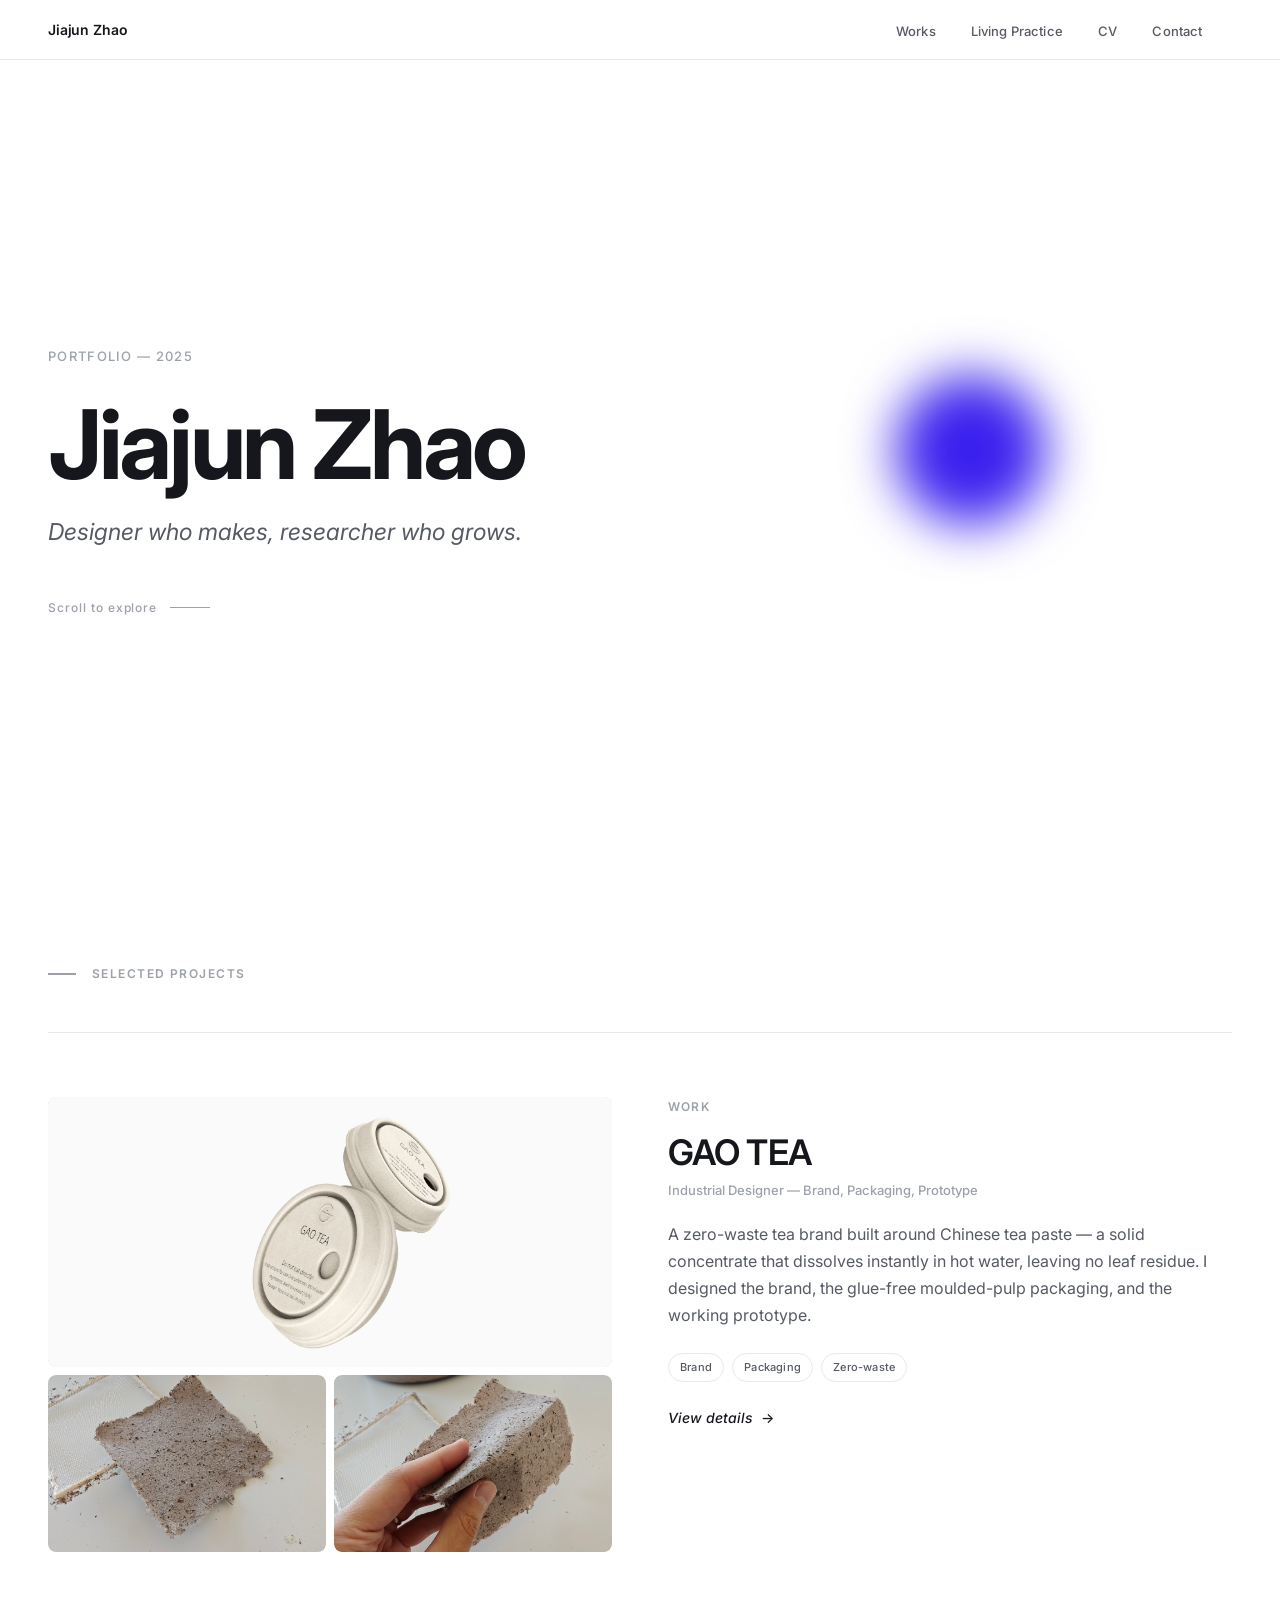
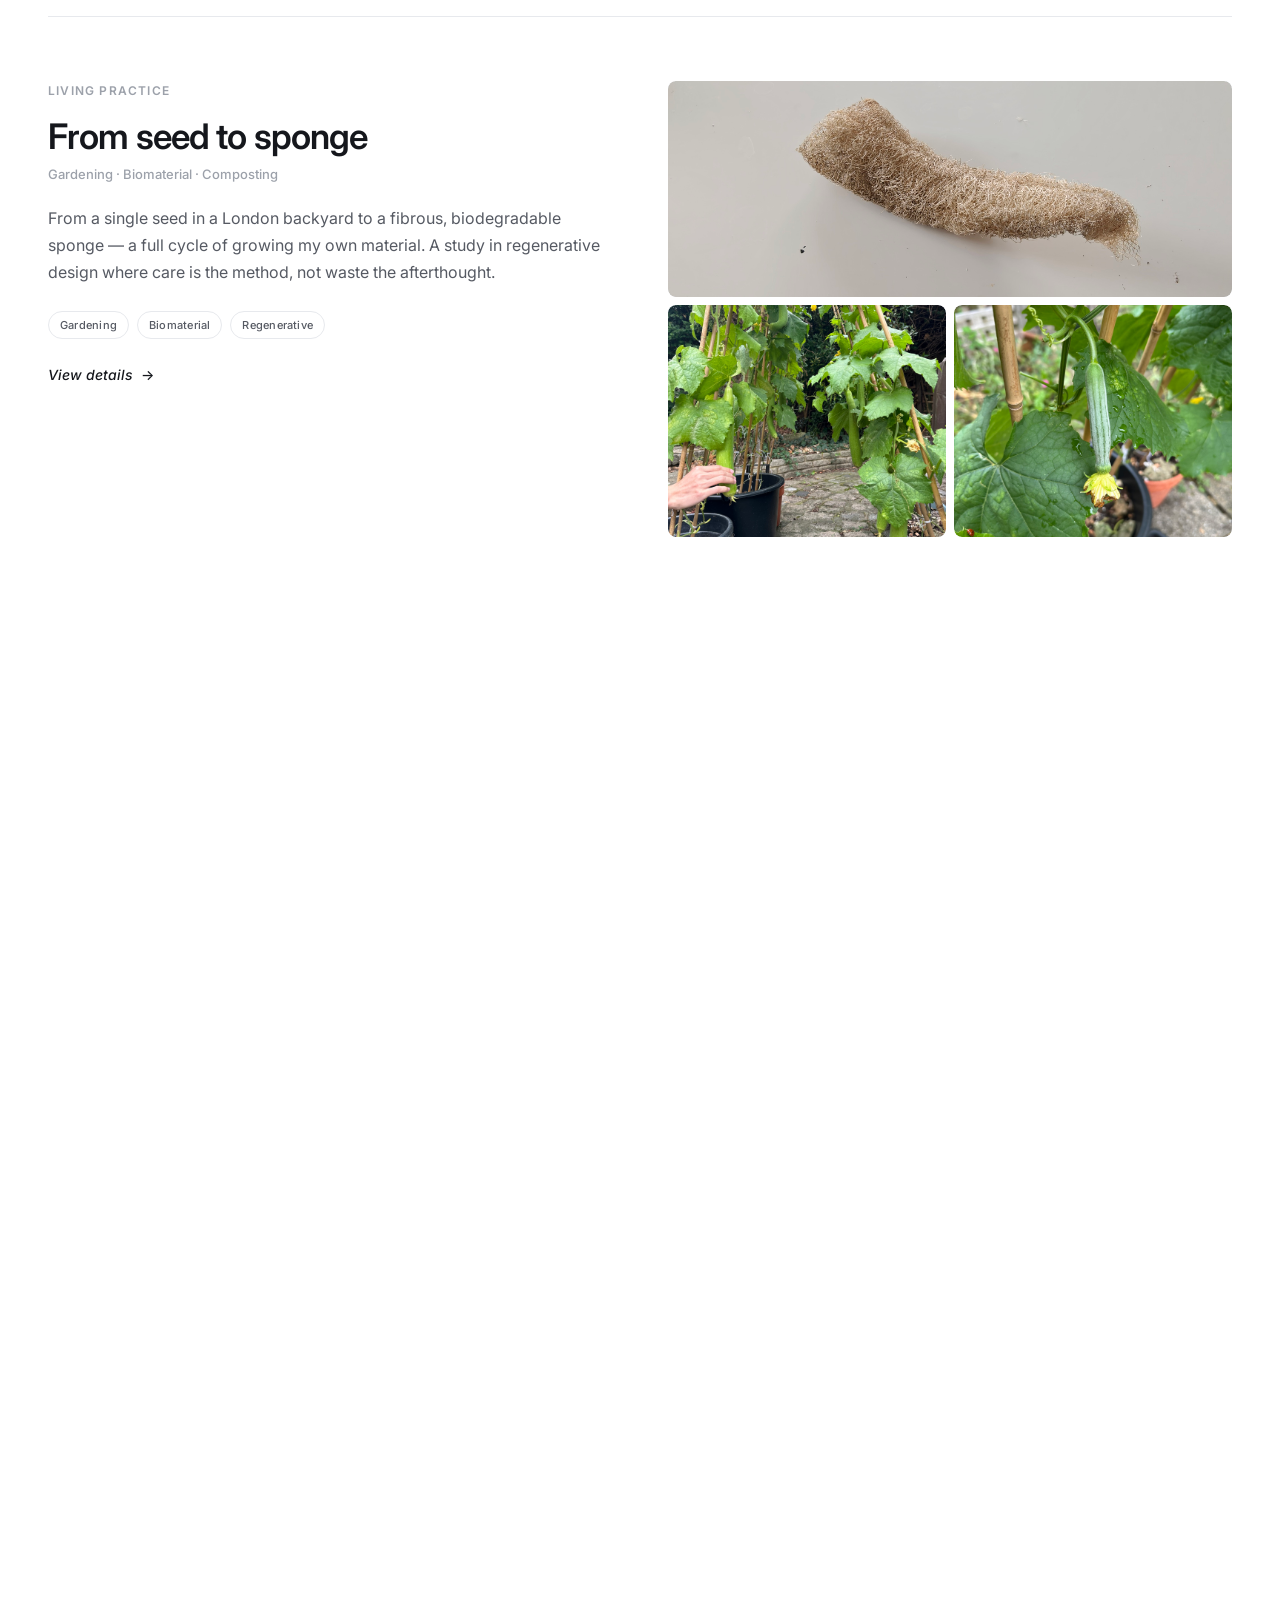
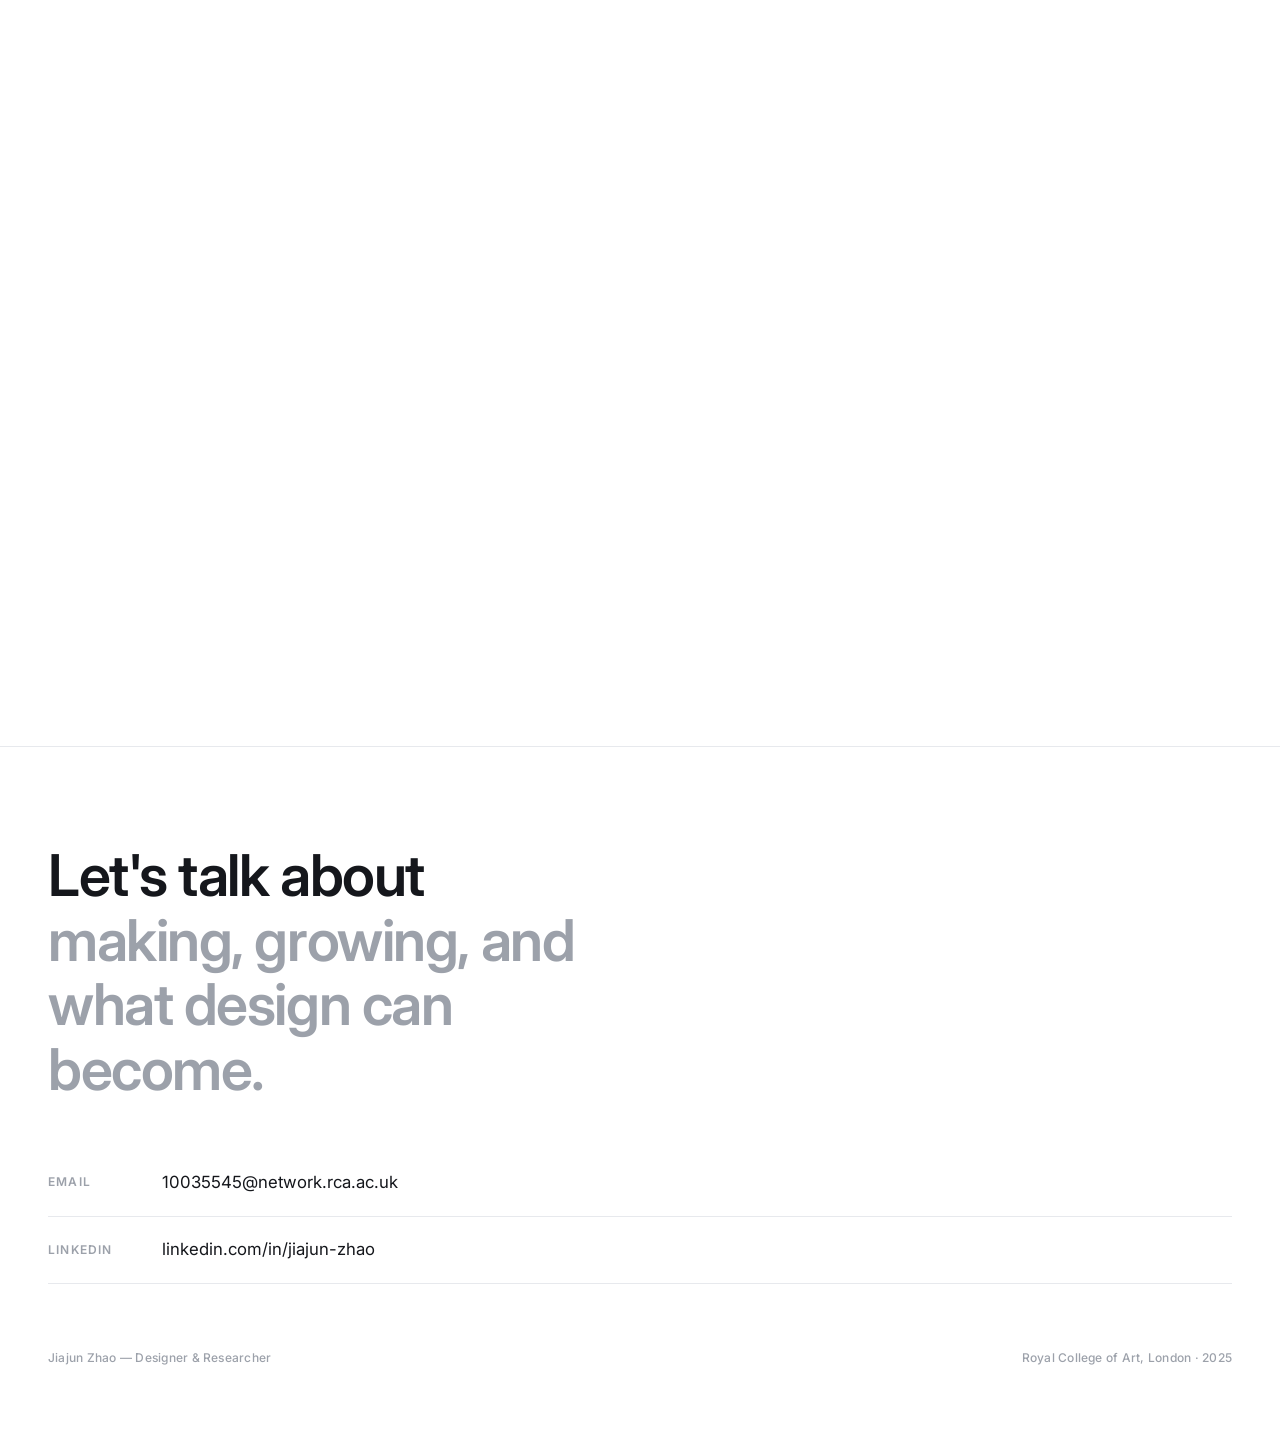
<file: index.html>
<!DOCTYPE html>
<html lang="en">
<head>
<meta charset="UTF-8">
<meta name="viewport" content="width=device-width, initial-scale=1.0">
<title>Jiajun Zhao — Designer &amp; Researcher</title>
<link rel="preconnect" href="https://fonts.googleapis.com">
<link rel="preconnect" href="https://fonts.gstatic.com" crossorigin>
<link href="https://fonts.googleapis.com/css2?family=Inter:ital,wght@0,300;0,400;0,500;0,600;0,700;1,400;1,500&display=swap" rel="stylesheet">
<link rel="stylesheet" href="style.css">
</head>
<body>
<nav>
  <a href="index.html" class="nav-name">Jiajun Zhao</a>
  <ul class="nav-links">
    <li><a href="works.html">Works</a></li>
    <li><a href="living-practice.html">Living Practice</a></li>
    <li><a href="cv.pdf" target="_blank" rel="noopener">CV</a></li>
    <li><a href="index.html#contact">Contact</a></li>
  </ul>
</nav>

<section id="home">
  <div class="hero-orb" aria-hidden="true"></div>
  <p class="home-eyebrow">Portfolio — 2025</p>
  <h1 class="home-name">Jiajun Zhao</h1>
  <p class="home-tagline">Designer who makes, researcher who grows.</p>
  <p class="home-scroll">Scroll to explore</p>
</section>

<section id="featured" class="projects">
  <div class="section-label">Selected Projects</div>
  <div class="project-card">
    <a class="pc-media" href="gaotea.html">
      <div class="ph-cell"><span class="ph-label"><span>upload →</span><span class="ph-name">images/gaotea-1.jpg</span></span><img src="images/gaotea-1.jpg" alt="GAO TEA packaging overview" onerror="this.classList.add('img-missing')"></div>
      <div class="ph-cell"><span class="ph-label"><span>upload →</span><span class="ph-name">images/gaotea-17.jpg</span></span><img src="images/gaotea-17.jpg" alt="GAO TEA detail" onerror="this.classList.add('img-missing')"></div>
      <div class="ph-cell"><span class="ph-label"><span>upload →</span><span class="ph-name">images/gaotea-18.jpg</span></span><img src="images/gaotea-18.jpg" alt="GAO TEA logo" onerror="this.classList.add('img-missing')"></div>
    </a>
    <div class="pc-text">
      <p class="pc-eyebrow">Work</p>
      <h3>GAO TEA</h3>
      <p class="pc-role">Industrial Designer — Brand, Packaging, Prototype</p>
      <p class="pc-body">A zero-waste tea brand built around Chinese tea paste — a solid concentrate that dissolves instantly in hot water, leaving no leaf residue. I designed the brand, the glue-free moulded-pulp packaging, and the working prototype.</p>
      <div class="tag-row"><span class="tag">Brand</span><span class="tag">Packaging</span><span class="tag">Zero-waste</span></div>
      <a class="view-details" href="gaotea.html">View details <span class="arrow">→</span></a>
    </div>
  </div>
  <div class="project-card reverse">
    <a class="pc-media luffa-thumb" href="luffa.html">
      <div class="ph-cell"><span class="ph-label"><span>upload →</span><span class="ph-name">images/luffa-1.jpg</span></span><img src="images/luffa-1.jpg" alt="Luffa growing" onerror="this.classList.add('img-missing')"></div>
      <div class="ph-cell"><span class="ph-label"><span>upload →</span><span class="ph-name">images/luffa-2.jpg</span></span><img src="images/luffa-2.jpg" alt="Luffa seedlings" onerror="this.classList.add('img-missing')"></div>
      <div class="ph-cell"><span class="ph-label"><span>upload →</span><span class="ph-name">images/luffa-3.jpg</span></span><img src="images/luffa-3.jpg" alt="Dried luffa" onerror="this.classList.add('img-missing')"></div>
    </a>
    <div class="pc-text">
      <p class="pc-eyebrow">Living Practice</p>
      <h3>From seed to sponge</h3>
      <p class="pc-role">Gardening · Biomaterial · Composting</p>
      <p class="pc-body">From a single seed in a London backyard to a fibrous, biodegradable sponge — a full cycle of growing my own material. A study in regenerative design where care is the method, not waste the afterthought.</p>
      <div class="tag-row"><span class="tag">Gardening</span><span class="tag">Biomaterial</span><span class="tag">Regenerative</span></div>
      <a class="view-details" href="luffa.html">View details <span class="arrow">→</span></a>
    </div>
  </div>
  <div class="project-card">
    <a class="pc-media leather-thumb" href="leatherwork.html">
      <div class="ph-cell"><span class="ph-label"><span>upload →</span><span class="ph-name">images/leather-1.jpg</span></span><img src="images/leather-1.jpg" alt="Leather bag" onerror="this.classList.add('img-missing')"></div>
      <div class="ph-cell"><span class="ph-label"><span>upload →</span><span class="ph-name">images/leather-2.jpg</span></span><img src="images/leather-2.jpg" alt="Leather detail" onerror="this.classList.add('img-missing')"></div>
    </a>
    <div class="pc-text">
      <p class="pc-eyebrow">Living Practice</p>
      <h3>A Fox, a Bag, and a Repair</h3>
      <p class="pc-role">Leatherwork · Repair · More-than-human</p>
      <p class="pc-body">A hand-stitched leather bag, a fox that took it in the night, and a repair that became the most interesting seam. An inquiry into how non-human actors reshape the objects we make.</p>
      <div class="tag-row"><span class="tag">Leatherwork</span><span class="tag">Repair</span><span class="tag">More-than-human</span></div>
      <a class="view-details" href="leatherwork.html">View details <span class="arrow">→</span></a>
    </div>
  </div>
  <div class="project-card reverse">
    <a class="pc-media" href="thinking-aloud.html">
      <div class="ph-cell"><span class="ph-label"><span>upload →</span><span class="ph-name">images/thinking-1.jpg</span></span><img src="images/thinking-1.jpg" alt="Thinking Aloud" onerror="this.classList.add('img-missing')"></div>
      <div class="ph-cell"><span class="ph-label"><span>upload →</span><span class="ph-name">images/thinking-2.jpg</span></span><img src="images/thinking-2.jpg" alt="Thinking Aloud" onerror="this.classList.add('img-missing')"></div>
      <div class="ph-cell"><span class="ph-label"><span>upload →</span><span class="ph-name">images/thinking-3.jpg</span></span><img src="images/thinking-3.jpg" alt="Thinking Aloud" onerror="this.classList.add('img-missing')"></div>
    </a>
    <div class="pc-text">
      <p class="pc-eyebrow">Work · Graduation</p>
      <h3>Thinking Aloud</h3>
      <p class="pc-role">Graduation Project — Royal College of Art</p>
      <p class="pc-body">Thinking Aloud captures the subconscious behaviours people make while thinking, and reads them as a measure of cognitive work. By giving that invisible mental effort a tangible value, the project eases the anxiety that arises when work feels stuck or shows no visible output.</p>
      <div class="tag-row"><span class="tag">Research</span><span class="tag">Cognitive work</span><span class="tag">RCA</span></div>
      <a class="view-details" href="thinking-aloud.html">View details <span class="arrow">→</span></a>
    </div>
  </div>
  <div class="project-card">
    <a class="pc-media single-thumb" href="commercial.html">
      <div class="ph-cell"><span class="ph-label"><span>upload →</span><span class="ph-name">images/commercial-1.jpg</span></span><img src="images/commercial-1.jpg" alt="Hutongtong eye test device" onerror="this.classList.add('img-missing')"></div>
    </a>
    <div class="pc-text">
      <p class="pc-eyebrow">Work · Commercial</p>
      <h3>“Hutongtong”<br>Portable Eye Test Device</h3>
      <p class="pc-role">Product Design — Medical Device for Children</p>
      <p class="pc-body">A portable home eye-test device for better protection of children's vision — providing timely vision tests and eye-care advice anywhere.</p>
      <div class="tag-row"><span class="tag">Product Design</span><span class="tag">Medical</span><span class="tag">Children</span></div>
      <a class="view-details" href="commercial.html">View details <span class="arrow">→</span></a>
    </div>
  </div>
</section>

<section id="contact">
  <h2 class="contact-header">Let's talk about<br><span>making, growing, and what design can become.</span></h2>
  <div class="contact-links">
    <a class="contact-link" href="mailto:10035545@network.rca.ac.uk">
      <span class="link-label">Email</span><span class="link-value">10035545@network.rca.ac.uk</span><span class="link-arrow">→</span>
    </a>
    <a class="contact-link" href="https://www.linkedin.com/in/jiajun-zhao-6b725529a" target="_blank" rel="noopener">
      <span class="link-label">LinkedIn</span><span class="link-value">linkedin.com/in/jiajun-zhao</span><span class="link-arrow">→</span>
    </a>
  </div>
  <div class="footer-note">
    <span>Jiajun Zhao — Designer &amp; Researcher</span>
    <span>Royal College of Art, London · 2025</span>
  </div>
</section>

<script>
  document.querySelectorAll('a[href^="#"]').forEach(a => {
    a.addEventListener('click', e => {
      const t = document.querySelector(a.getAttribute('href'));
      if (t) { e.preventDefault(); t.scrollIntoView({ behavior: 'smooth' }); }
    });
  });
  const obs = new IntersectionObserver(en => {
    en.forEach(x => { if (x.isIntersecting) {
      x.target.style.opacity = '1'; x.target.style.transform = 'translateY(0)';
      x.target.style.transition = 'opacity 0.7s ease, transform 0.7s ease'; obs.unobserve(x.target);
    }});
  }, { threshold: 0.1 });
  document.querySelectorAll('.project-card').forEach(el => {
    el.style.opacity = '0'; el.style.transform = 'translateY(20px)'; obs.observe(el);
  });
</script>
</body>
</html>
</file>
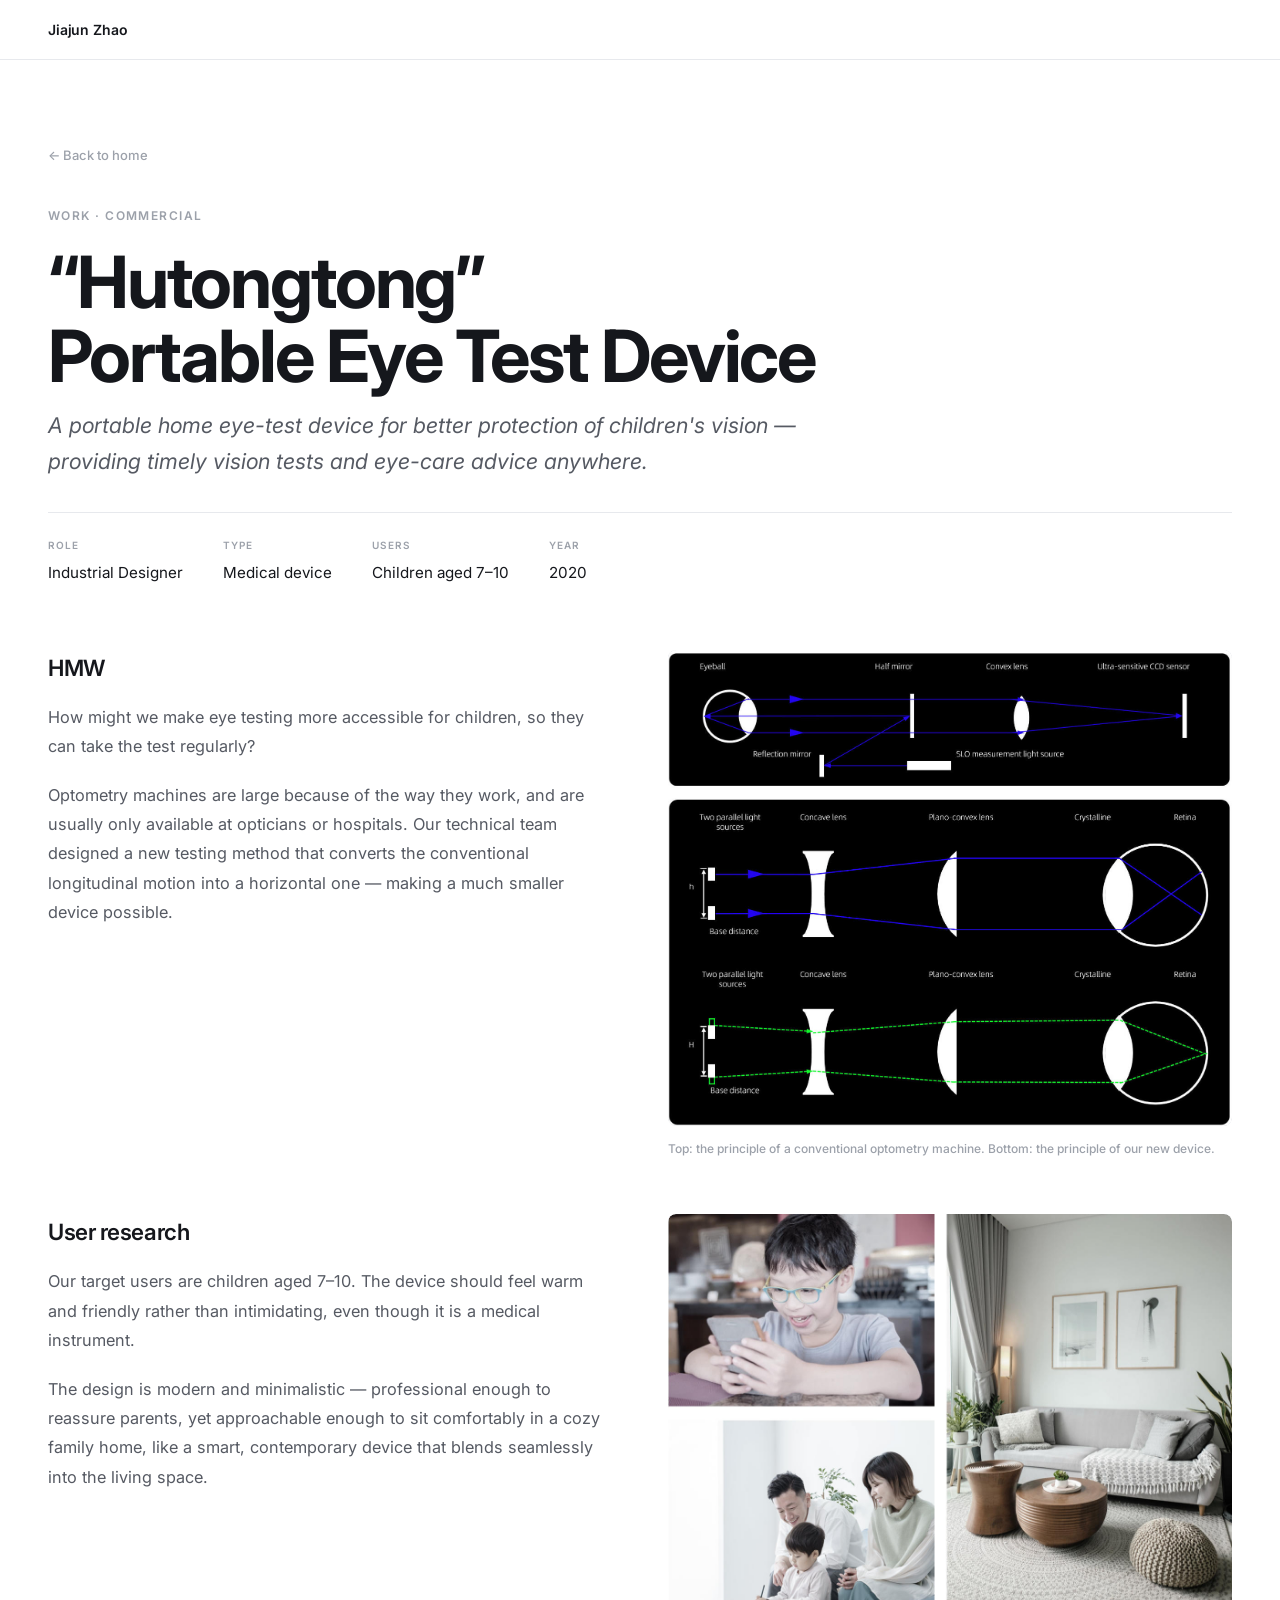
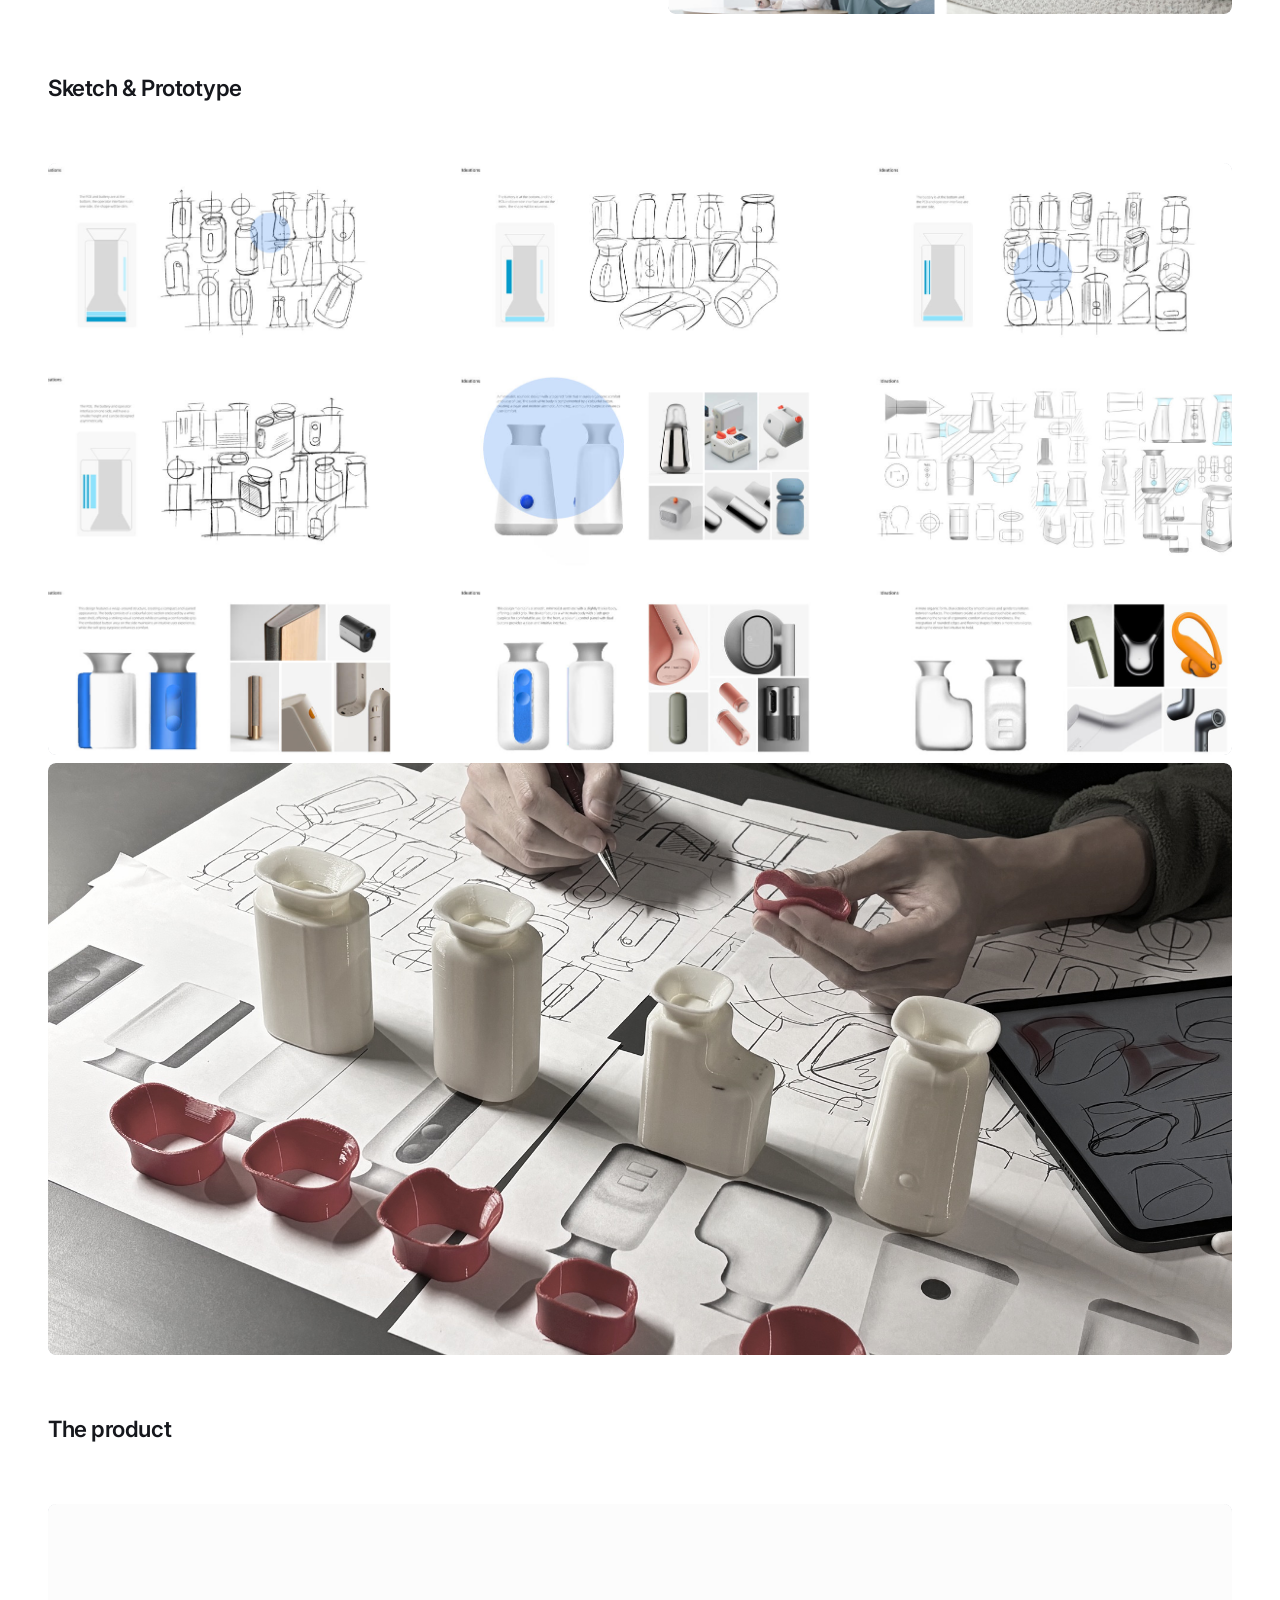
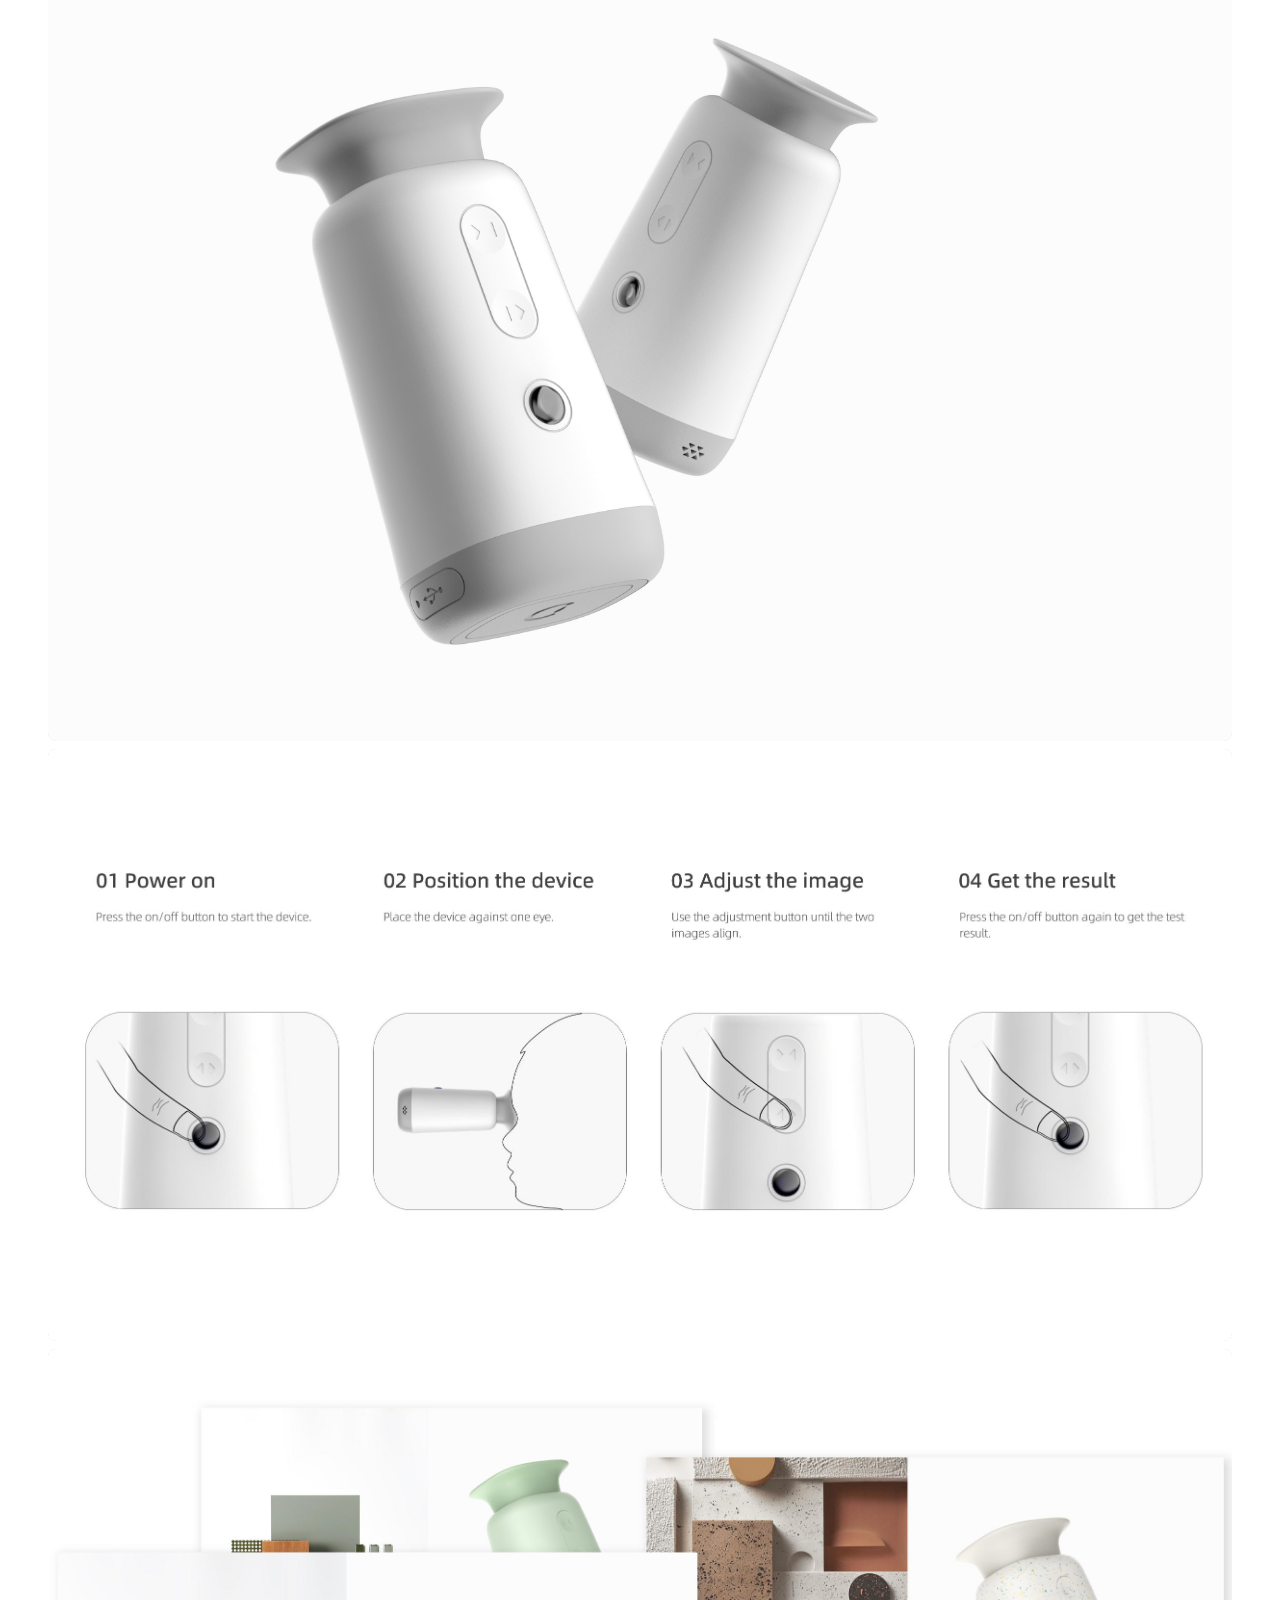
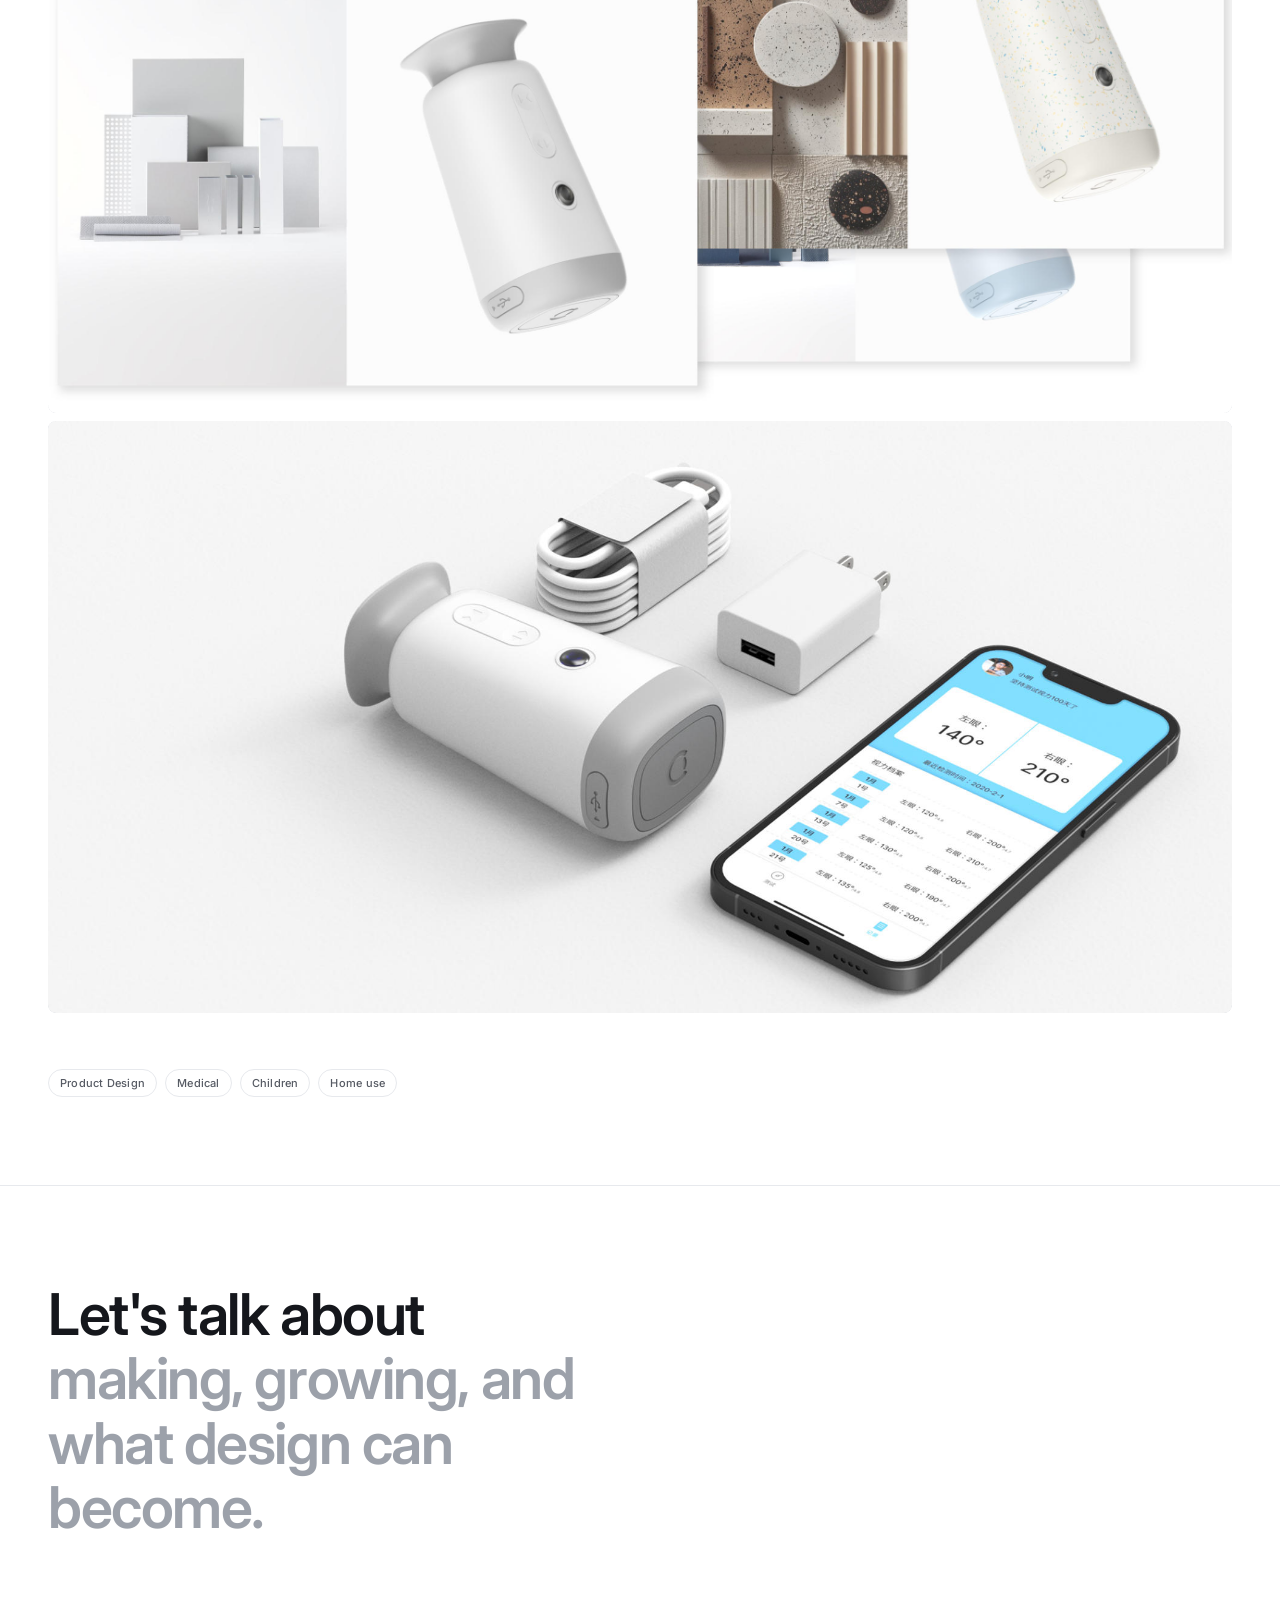
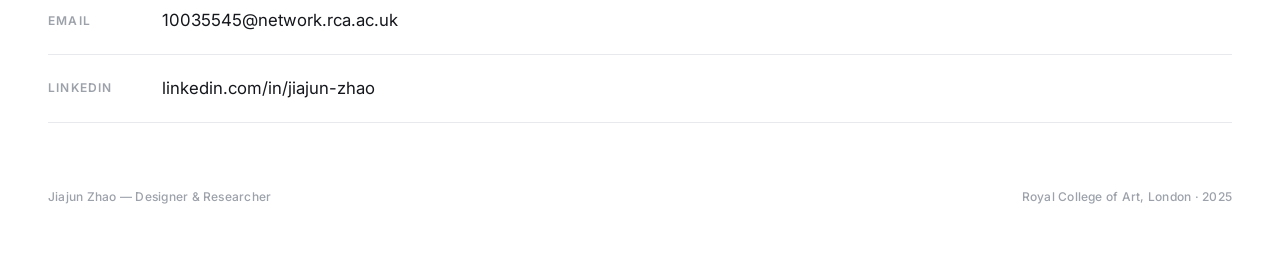
<file: commercial.html>
<!DOCTYPE html>
<html lang="en">
<head>
<meta charset="UTF-8">
<meta name="viewport" content="width=device-width, initial-scale=1.0">
<title>“Hutongtong” Portable Eye Test Device — Jiajun Zhao</title>
<link rel="preconnect" href="https://fonts.googleapis.com">
<link rel="preconnect" href="https://fonts.gstatic.com" crossorigin>
<link href="https://fonts.googleapis.com/css2?family=Inter:ital,wght@0,300;0,400;0,500;0,600;0,700;1,400;1,500&display=swap" rel="stylesheet">
<link rel="stylesheet" href="style.css">
</head>
<body>

<nav>
  <a href="index.html" class="nav-name">Jiajun Zhao</a>
</nav>

<main class="detail-main">
  <header class="detail-hero">
    <a href="index.html" class="detail-back">← Back to home</a>
    <p class="detail-eyebrow">Work · Commercial</p>
    <h1 class="detail-title">“Hutongtong”<br>Portable Eye Test Device</h1>
    <p class="detail-subtitle">A portable home eye-test device for better protection of children's vision —<br>providing timely vision tests and eye-care advice anywhere.</p>
    <div class="detail-meta">
      <div class="meta-item"><span class="meta-key">Role</span><span class="meta-val">Industrial Designer</span></div>
      <div class="meta-item"><span class="meta-key">Type</span><span class="meta-val">Medical device</span></div>
      <div class="meta-item"><span class="meta-key">Users</span><span class="meta-val">Children aged 7–10</span></div>
      <div class="meta-item"><span class="meta-key">Year</span><span class="meta-val">2020</span></div>
    </div>
  </header>

  <div class="detail-body">

    <!-- HMW · 左文右图 · 图2 -->
    <div class="split-section">
      <div class="split-text">
        <h3>HMW</h3>
        <p>How might we make eye testing more accessible for children, so they can take the test regularly?</p>
        <p>Optometry machines are large because of the way they work, and are usually only available at opticians or hospitals. Our technical team designed a new testing method that converts the conventional longitudinal motion into a horizontal one — making a much smaller device possible.</p>
      </div>
      <figure class="split-media split-full">
        <div class="ph-cell"><span class="ph-label"><span>upload →</span><span class="ph-name">images/commercial-2.jpg</span></span><img src="images/commercial-2.jpg" alt="Optometry principle comparison" onerror="this.classList.add('img-missing')"></div>
        <figcaption>Top: the principle of a conventional optometry machine. Bottom: the principle of our new device.</figcaption>
      </figure>
    </div>

    <!-- USER RESEARCH · 左文右图 · 图3 -->
    <div class="split-section">
      <div class="split-text">
        <h3>User research</h3>
        <p>Our target users are children aged 7–10. The device should feel warm and friendly rather than intimidating, even though it is a medical instrument.</p>
        <p>The design is modern and minimalistic — professional enough to reassure parents, yet approachable enough to sit comfortably in a cozy family home, like a smart, contemporary device that blends seamlessly into the living space.</p>
      </div>
      <figure class="split-media split-full">
        <div class="ph-cell"><span class="ph-label"><span>upload →</span><span class="ph-name">images/commercial-3.jpg</span></span><img src="images/commercial-3.jpg" alt="User research" onerror="this.classList.add('img-missing')"></div>
      </figure>
    </div>

    <!-- SKETCH & PROTOTYPE · 图4,5 上下 2:1 -->
    <section class="detail-section"><h3>Sketch &amp; Prototype</h3></section>
    <div class="img-stack">
      <figure class="figure-2to1"><div class="ph-cell"><span class="ph-label"><span>upload →</span><span class="ph-name">images/commercial-4.jpg</span></span><img src="images/commercial-4.jpg" alt="Sketch" onerror="this.classList.add('img-missing')"></div></figure>
      <figure class="figure-2to1"><div class="ph-cell"><span class="ph-label"><span>upload →</span><span class="ph-name">images/commercial-5.jpg</span></span><img src="images/commercial-5.jpg" alt="Prototype" onerror="this.classList.add('img-missing')"></div></figure>
    </div>

    <!-- THE PRODUCT · 图9,6,7,8 上下（6,8为2:1） -->
    <section class="detail-section"><h3>The product</h3></section>
    <div class="img-stack">
      <figure class="figure-full"><div class="ph-cell"><span class="ph-label"><span>upload →</span><span class="ph-name">images/commercial-9.jpg</span></span><img src="images/commercial-9.jpg" alt="Product 9" onerror="this.classList.add('img-missing')"></div></figure>
      <figure class="figure-2to1"><div class="ph-cell"><span class="ph-label"><span>upload →</span><span class="ph-name">images/commercial-6.jpg</span></span><img src="images/commercial-6.jpg" alt="Product 6" onerror="this.classList.add('img-missing')"></div></figure>
      <figure class="figure-full"><div class="ph-cell"><span class="ph-label"><span>upload →</span><span class="ph-name">images/commercial-7.jpg</span></span><img src="images/commercial-7.jpg" alt="Product 7" onerror="this.classList.add('img-missing')"></div></figure>
      <figure class="figure-2to1"><div class="ph-cell"><span class="ph-label"><span>upload →</span><span class="ph-name">images/commercial-8.jpg</span></span><img src="images/commercial-8.jpg" alt="Product 8" onerror="this.classList.add('img-missing')"></div></figure>
    </div>

    <div class="tag-row"><span class="tag">Product Design</span><span class="tag">Medical</span><span class="tag">Children</span><span class="tag">Home use</span></div>

  </div>
</main>

<section id="contact">
  <h2 class="contact-header">Let's talk about<br><span>making, growing, and what design can become.</span></h2>
  <div class="contact-links">
    <a class="contact-link" href="mailto:10035545@network.rca.ac.uk"><span class="link-label">Email</span><span class="link-value">10035545@network.rca.ac.uk</span><span class="link-arrow">→</span></a>
    <a class="contact-link" href="https://www.linkedin.com/in/jiajun-zhao-6b725529a" target="_blank" rel="noopener"><span class="link-label">LinkedIn</span><span class="link-value">linkedin.com/in/jiajun-zhao</span><span class="link-arrow">→</span></a>
  </div>
  <div class="footer-note"><span>Jiajun Zhao — Designer &amp; Researcher</span><span>Royal College of Art, London · 2025</span></div>
</section>

<script>
  const obs = new IntersectionObserver(en => { en.forEach(x => { if (x.isIntersecting) {
    x.target.style.opacity='1'; x.target.style.transform='translateY(0)';
    x.target.style.transition='opacity 0.7s ease, transform 0.7s ease'; obs.unobserve(x.target);
  } }); }, { threshold: 0.08 });
  document.querySelectorAll('.split-section, .detail-section, .img-stack').forEach(el => {
    el.style.opacity='0'; el.style.transform='translateY(20px)'; obs.observe(el);
  });
</script>

</body>
</html>
</file>
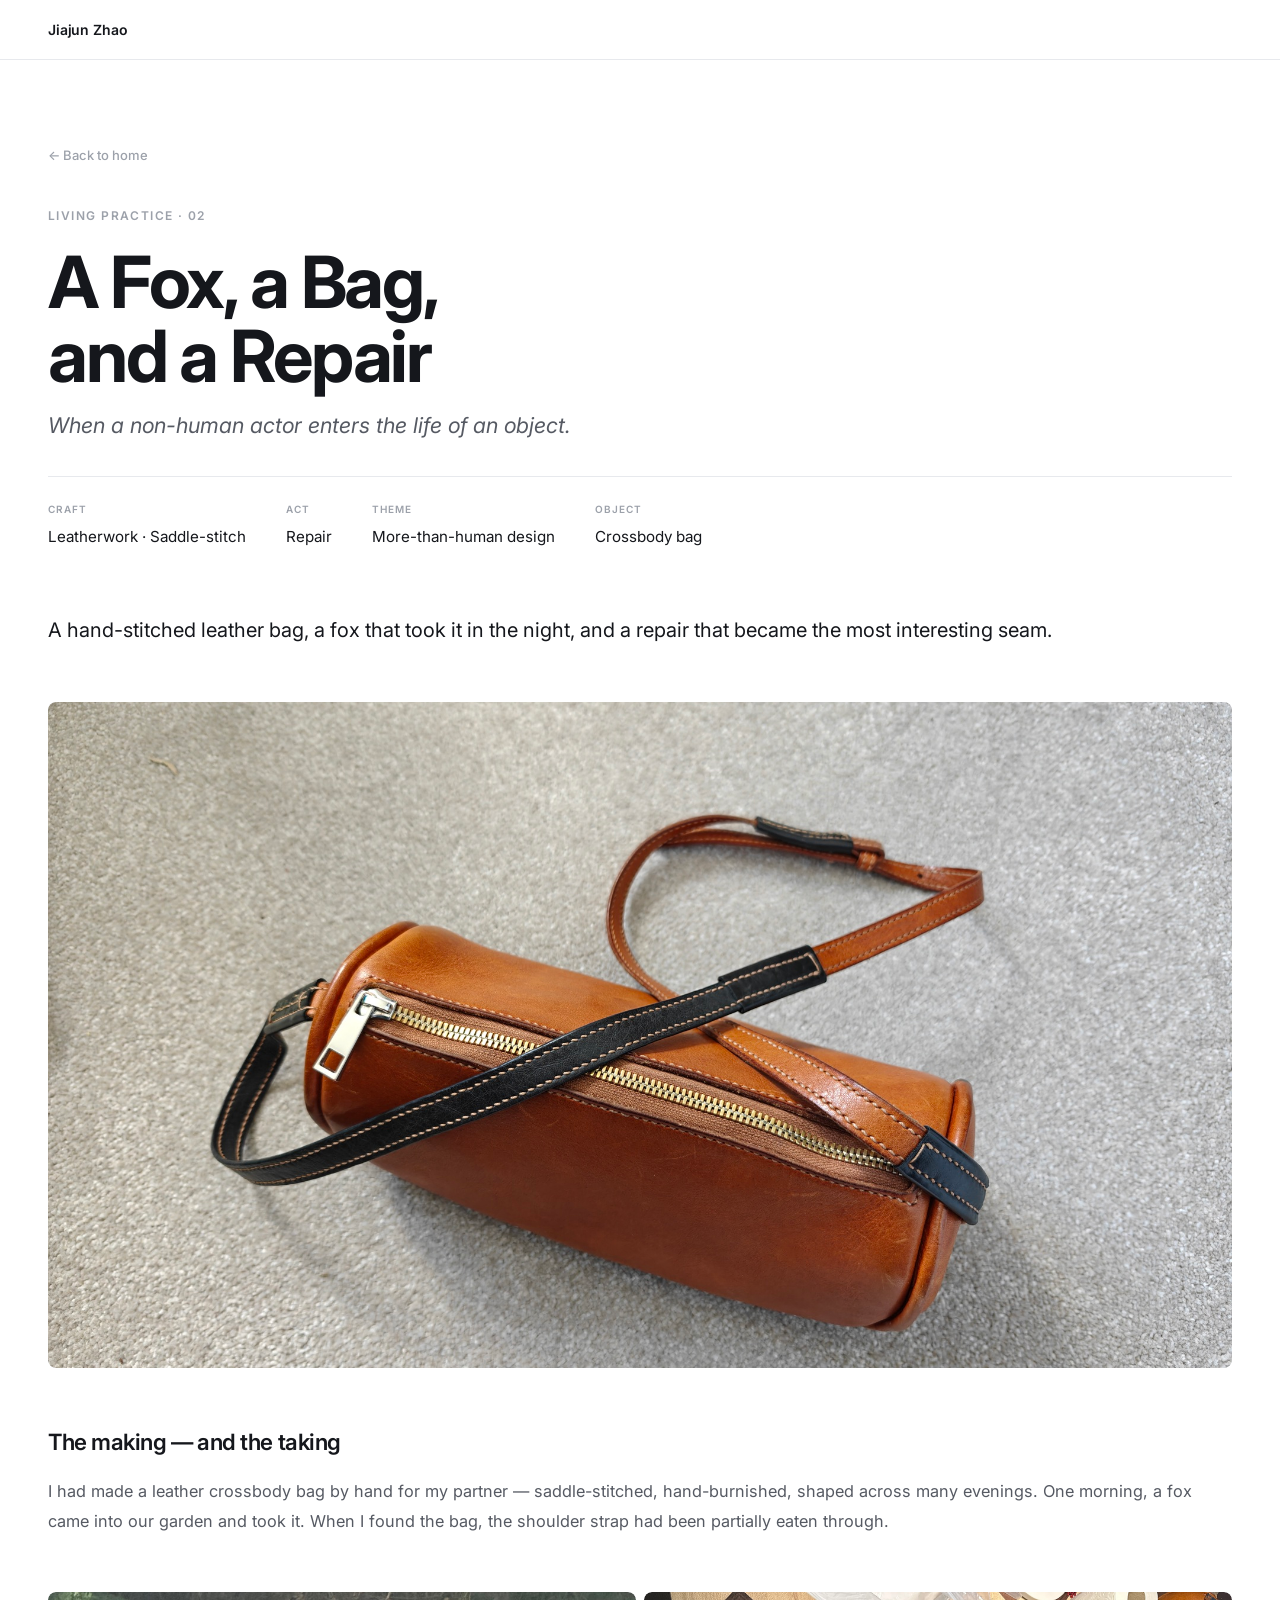
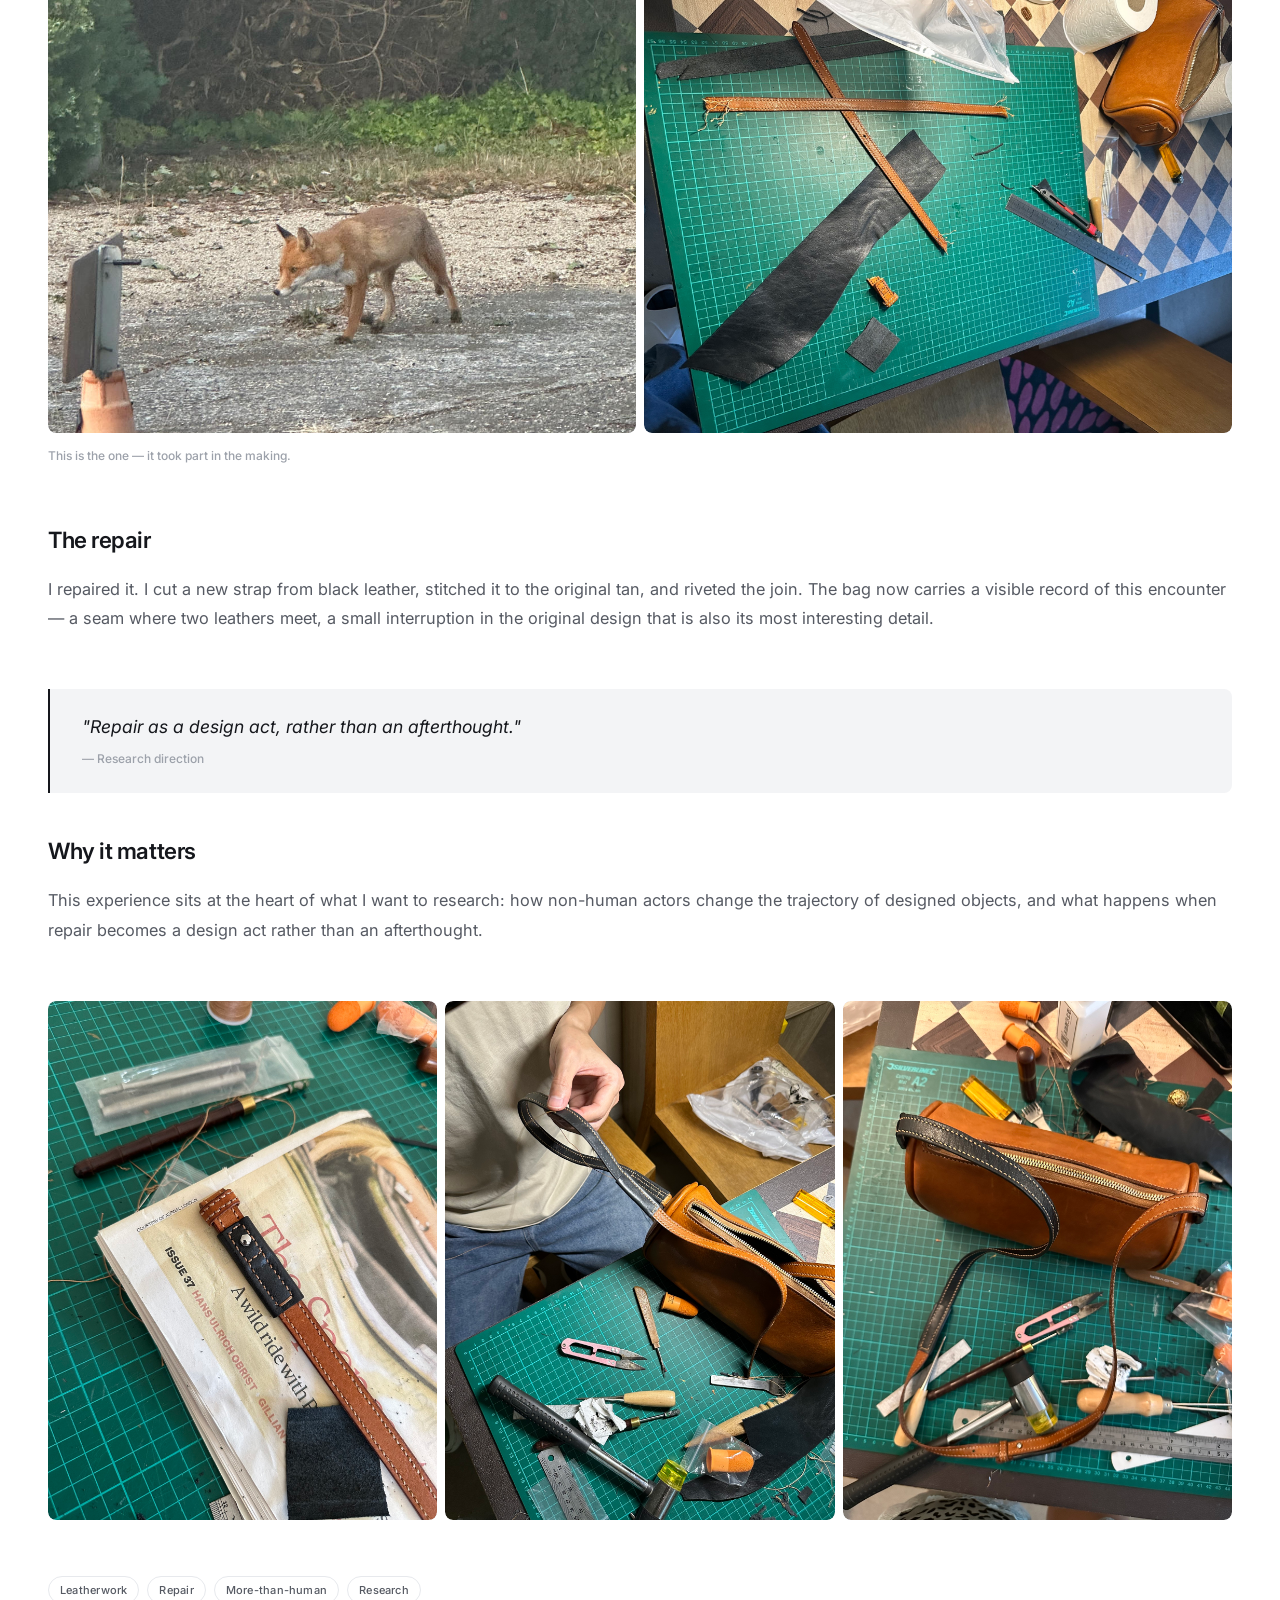
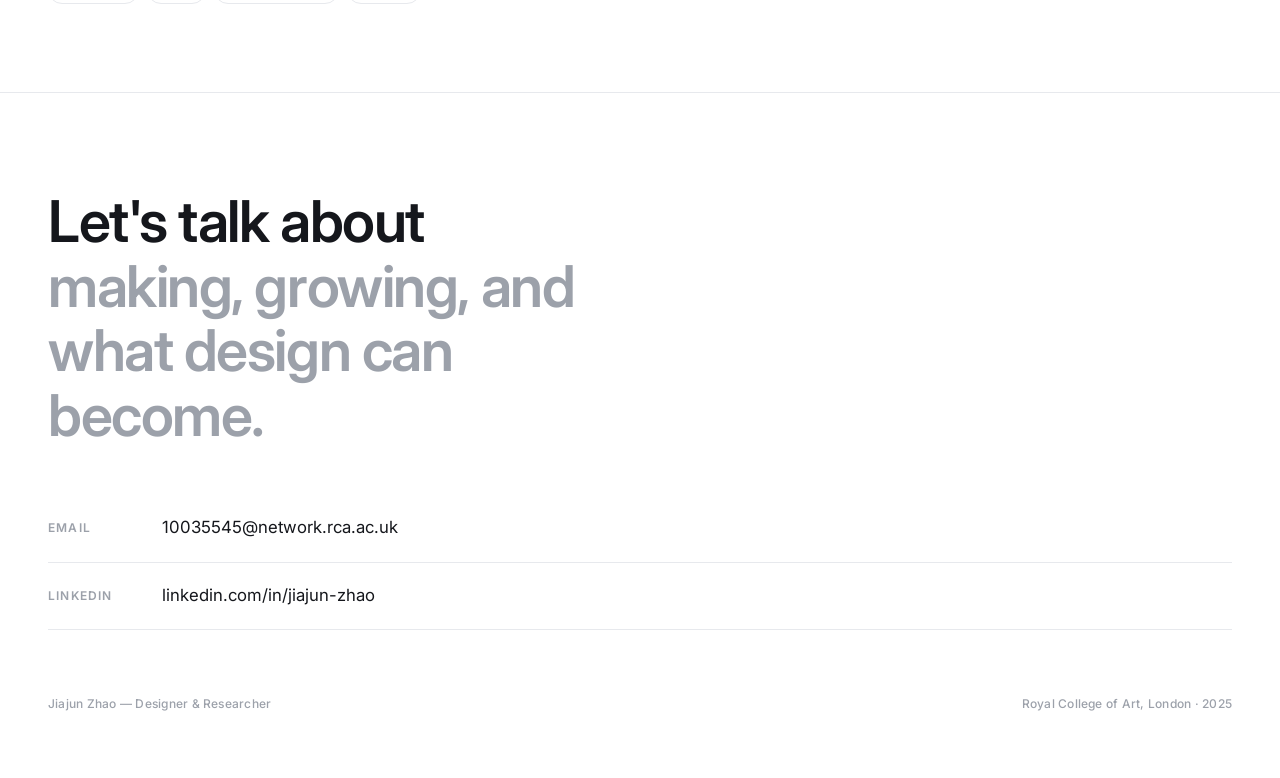
<file: leatherwork.html>
<!DOCTYPE html>
<html lang="en">
<head>
<meta charset="UTF-8">
<meta name="viewport" content="width=device-width, initial-scale=1.0">
<title>A Fox, a Bag, and a Repair — Jiajun Zhao</title>
<link rel="preconnect" href="https://fonts.googleapis.com">
<link rel="preconnect" href="https://fonts.gstatic.com" crossorigin>
<link href="https://fonts.googleapis.com/css2?family=Inter:ital,wght@0,300;0,400;0,500;0,600;0,700;1,400;1,500&display=swap" rel="stylesheet">
<link rel="stylesheet" href="style.css">
</head>
<body>

<nav>
  <a href="index.html" class="nav-name">Jiajun Zhao</a>
</nav>

<main class="detail-main">
  <header class="detail-hero">
    <a href="index.html" class="detail-back">← Back to home</a>
    <p class="detail-eyebrow">Living Practice · 02</p>
    <h1 class="detail-title">A Fox, a Bag,<br>and a Repair</h1>
    <p class="detail-subtitle">When a non-human actor enters the life of an object.</p>
    <div class="detail-meta">
      <div class="meta-item"><span class="meta-key">Craft</span><span class="meta-val">Leatherwork · Saddle-stitch</span></div>
      <div class="meta-item"><span class="meta-key">Act</span><span class="meta-val">Repair</span></div>
      <div class="meta-item"><span class="meta-key">Theme</span><span class="meta-val">More-than-human design</span></div>
      <div class="meta-item"><span class="meta-key">Object</span><span class="meta-val">Crossbody bag</span></div>
    </div>
  </header>

  <div class="detail-body">

    <!-- LEAD + 主图 3 -->
    <section class="detail-section lead">
      <p>A hand-stitched leather bag, a fox that took it in the night, and a repair that became the most interesting seam.</p>
    </section>
    <figure class="detail-figure">
      <div class="ph-cell"><span class="ph-label"><span>upload →</span><span class="ph-name">images/leather-3.jpg</span></span><img src="images/leather-3.jpg" alt="The hand-stitched leather bag" onerror="this.classList.add('img-missing')"></div>
    </figure>

    <!-- THE MAKING AND THE TAKING · 4(左,带注解) + 5(右) -->
    <section class="detail-section">
      <h3>The making — and the taking</h3>
      <p>I had made a leather crossbody bag by hand for my partner — saddle-stitched, hand-burnished, shaped across many evenings. One morning, a fox came into our garden and took it. When I found the bag, the shoulder strap had been partially eaten through.</p>
    </section>
    <div class="figure-pair">
      <figure>
        <div class="ph-cell"><span class="ph-label"><span>upload →</span><span class="ph-name">images/leather-4.jpg</span></span><img src="images/leather-4.jpg" alt="The fox" onerror="this.classList.add('img-missing')"></div>
        <figcaption>This is the one — it took part in the making.</figcaption>
      </figure>
      <figure>
        <div class="ph-cell"><span class="ph-label"><span>upload →</span><span class="ph-name">images/leather-5.jpg</span></span><img src="images/leather-5.jpg" alt="The damaged strap" onerror="this.classList.add('img-missing')"></div>
      </figure>
    </div>

    <!-- THE REPAIR · 纯文字 + 引言 -->
    <section class="detail-section">
      <h3>The repair</h3>
      <p>I repaired it. I cut a new strap from black leather, stitched it to the original tan, and riveted the join. The bag now carries a visible record of this encounter — a seam where two leathers meet, a small interruption in the original design that is also its most interesting detail.</p>
    </section>
    <div class="quote-block"><p>"Repair as a design act, rather than an afterthought."</p><cite>— Research direction</cite></div>

    <!-- WHY IT MATTERS · 6,7,8 竖图横排 -->
    <section class="detail-section">
      <h3>Why it matters</h3>
      <p>This experience sits at the heart of what I want to research: how non-human actors change the trajectory of designed objects, and what happens when repair becomes a design act rather than an afterthought.</p>
    </section>
    <figure class="detail-gallery cols-3 portrait">
      <div class="ph-cell"><span class="ph-label"><span>upload →</span><span class="ph-name">images/leather-6.jpg</span></span><img src="images/leather-6.jpg" alt="Leather 6" onerror="this.classList.add('img-missing')"></div>
      <div class="ph-cell"><span class="ph-label"><span>upload →</span><span class="ph-name">images/leather-7.jpg</span></span><img src="images/leather-7.jpg" alt="Leather 7" onerror="this.classList.add('img-missing')"></div>
      <div class="ph-cell"><span class="ph-label"><span>upload →</span><span class="ph-name">images/leather-8.jpg</span></span><img src="images/leather-8.jpg" alt="Leather 8" onerror="this.classList.add('img-missing')"></div>
    </figure>

    <div class="tag-row"><span class="tag">Leatherwork</span><span class="tag">Repair</span><span class="tag">More-than-human</span><span class="tag">Research</span></div>

  </div>
</main>

<section id="contact">
  <h2 class="contact-header">Let's talk about<br><span>making, growing, and what design can become.</span></h2>
  <div class="contact-links">
    <a class="contact-link" href="mailto:10035545@network.rca.ac.uk"><span class="link-label">Email</span><span class="link-value">10035545@network.rca.ac.uk</span><span class="link-arrow">→</span></a>
    <a class="contact-link" href="https://www.linkedin.com/in/jiajun-zhao-6b725529a" target="_blank" rel="noopener"><span class="link-label">LinkedIn</span><span class="link-value">linkedin.com/in/jiajun-zhao</span><span class="link-arrow">→</span></a>
  </div>
  <div class="footer-note"><span>Jiajun Zhao — Designer &amp; Researcher</span><span>Royal College of Art, London · 2025</span></div>
</section>

<script>
  const obs = new IntersectionObserver(en => { en.forEach(x => { if (x.isIntersecting) {
    x.target.style.opacity='1'; x.target.style.transform='translateY(0)';
    x.target.style.transition='opacity 0.7s ease, transform 0.7s ease'; obs.unobserve(x.target);
  } }); }, { threshold: 0.08 });
  document.querySelectorAll('.detail-section, .detail-figure, .detail-gallery, .figure-pair, .quote-block').forEach(el => {
    el.style.opacity='0'; el.style.transform='translateY(20px)'; obs.observe(el);
  });
</script>

</body>
</html>
</file>
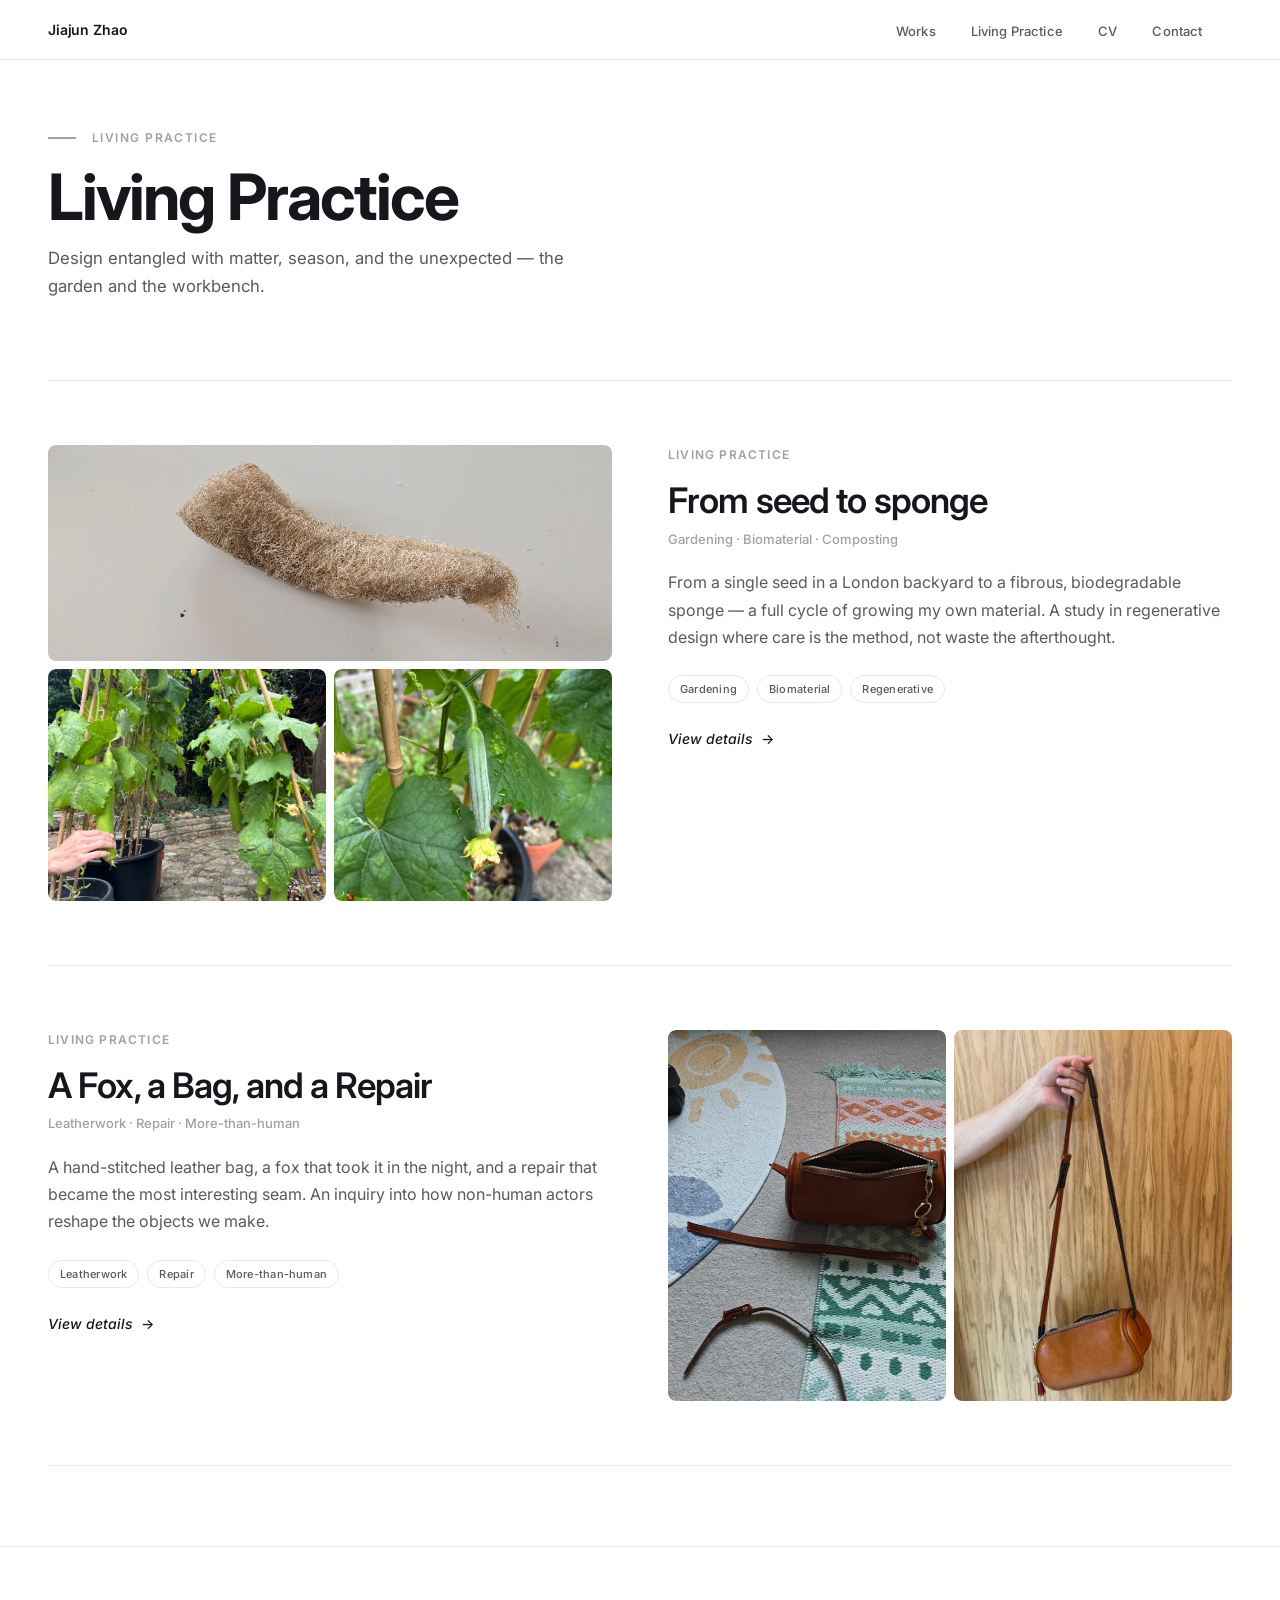
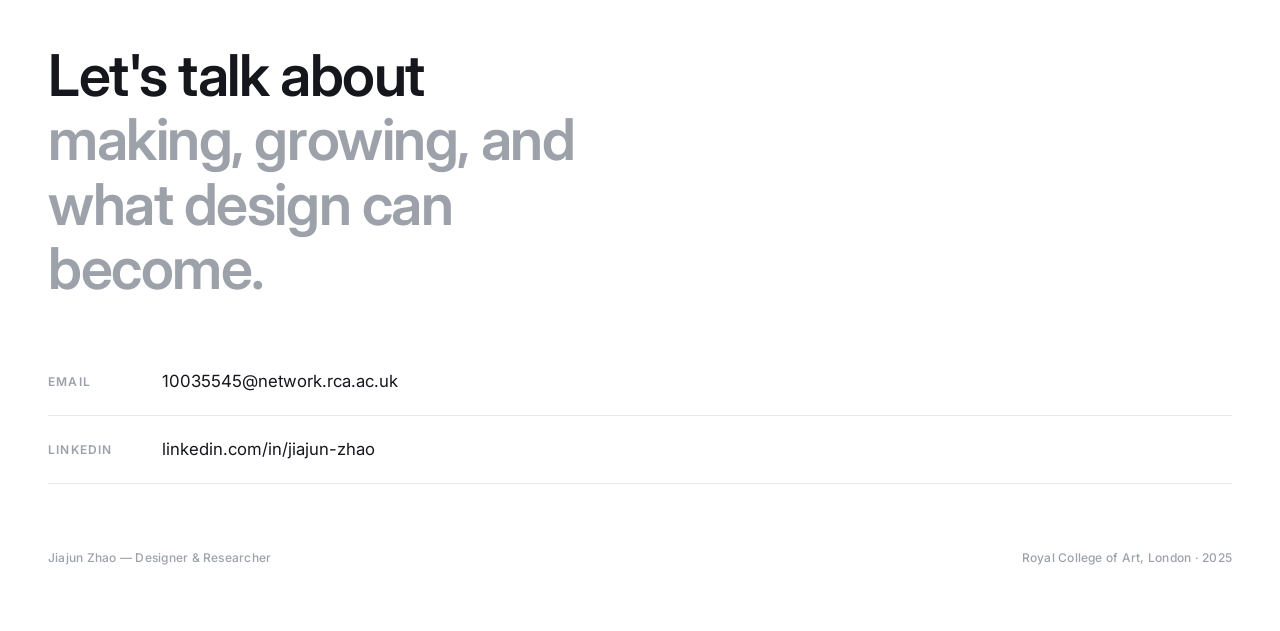
<file: living-practice.html>
<!DOCTYPE html>
<html lang="en">
<head>
<meta charset="UTF-8">
<meta name="viewport" content="width=device-width, initial-scale=1.0">
<title>Living Practice — Jiajun Zhao</title>
<link rel="preconnect" href="https://fonts.googleapis.com">
<link rel="preconnect" href="https://fonts.gstatic.com" crossorigin>
<link href="https://fonts.googleapis.com/css2?family=Inter:ital,wght@0,300;0,400;0,500;0,600;0,700;1,400;1,500&display=swap" rel="stylesheet">
<link rel="stylesheet" href="style.css">
</head>
<body>
<nav>
  <a href="index.html" class="nav-name">Jiajun Zhao</a>
  <ul class="nav-links">
    <li><a href="works.html">Works</a></li>
    <li><a href="living-practice.html">Living Practice</a></li>
    <li><a href="cv.pdf" target="_blank" rel="noopener">CV</a></li>
    <li><a href="index.html#contact">Contact</a></li>
  </ul>
</nav>
<main><header class="page-head"><div class="section-label">Living Practice</div><h1>Living Practice</h1><p>Design entangled with matter, season, and the unexpected — the garden and the workbench.</p></header><section class="projects">
  <div class="project-card">
    <a class="pc-media luffa-thumb" href="luffa.html">
      <div class="ph-cell"><span class="ph-label"><span>upload →</span><span class="ph-name">images/luffa-1.jpg</span></span><img src="images/luffa-1.jpg" alt="Luffa growing" onerror="this.classList.add('img-missing')"></div>
      <div class="ph-cell"><span class="ph-label"><span>upload →</span><span class="ph-name">images/luffa-2.jpg</span></span><img src="images/luffa-2.jpg" alt="Luffa seedlings" onerror="this.classList.add('img-missing')"></div>
      <div class="ph-cell"><span class="ph-label"><span>upload →</span><span class="ph-name">images/luffa-3.jpg</span></span><img src="images/luffa-3.jpg" alt="Dried luffa" onerror="this.classList.add('img-missing')"></div>
    </a>
    <div class="pc-text">
      <p class="pc-eyebrow">Living Practice</p>
      <h3>From seed to sponge</h3>
      <p class="pc-role">Gardening · Biomaterial · Composting</p>
      <p class="pc-body">From a single seed in a London backyard to a fibrous, biodegradable sponge — a full cycle of growing my own material. A study in regenerative design where care is the method, not waste the afterthought.</p>
      <div class="tag-row"><span class="tag">Gardening</span><span class="tag">Biomaterial</span><span class="tag">Regenerative</span></div>
      <a class="view-details" href="luffa.html">View details <span class="arrow">→</span></a>
    </div>
  </div>
  <div class="project-card reverse">
    <a class="pc-media leather-thumb" href="leatherwork.html">
      <div class="ph-cell"><span class="ph-label"><span>upload →</span><span class="ph-name">images/leather-1.jpg</span></span><img src="images/leather-1.jpg" alt="Leather bag" onerror="this.classList.add('img-missing')"></div>
      <div class="ph-cell"><span class="ph-label"><span>upload →</span><span class="ph-name">images/leather-2.jpg</span></span><img src="images/leather-2.jpg" alt="Leather detail" onerror="this.classList.add('img-missing')"></div>
    </a>
    <div class="pc-text">
      <p class="pc-eyebrow">Living Practice</p>
      <h3>A Fox, a Bag, and a Repair</h3>
      <p class="pc-role">Leatherwork · Repair · More-than-human</p>
      <p class="pc-body">A hand-stitched leather bag, a fox that took it in the night, and a repair that became the most interesting seam. An inquiry into how non-human actors reshape the objects we make.</p>
      <div class="tag-row"><span class="tag">Leatherwork</span><span class="tag">Repair</span><span class="tag">More-than-human</span></div>
      <a class="view-details" href="leatherwork.html">View details <span class="arrow">→</span></a>
    </div>
  </div>
</section></main>
<section id="contact">
  <h2 class="contact-header">Let's talk about<br><span>making, growing, and what design can become.</span></h2>
  <div class="contact-links">
    <a class="contact-link" href="mailto:10035545@network.rca.ac.uk">
      <span class="link-label">Email</span><span class="link-value">10035545@network.rca.ac.uk</span><span class="link-arrow">→</span>
    </a>
    <a class="contact-link" href="https://www.linkedin.com/in/jiajun-zhao-6b725529a" target="_blank" rel="noopener">
      <span class="link-label">LinkedIn</span><span class="link-value">linkedin.com/in/jiajun-zhao</span><span class="link-arrow">→</span>
    </a>
  </div>
  <div class="footer-note">
    <span>Jiajun Zhao — Designer &amp; Researcher</span>
    <span>Royal College of Art, London · 2025</span>
  </div>
</section>

<script>
  document.querySelectorAll('a[href^="#"]').forEach(a => {
    a.addEventListener('click', e => {
      const t = document.querySelector(a.getAttribute('href'));
      if (t) { e.preventDefault(); t.scrollIntoView({ behavior: 'smooth' }); }
    });
  });
  const obs = new IntersectionObserver(en => {
    en.forEach(x => { if (x.isIntersecting) {
      x.target.style.opacity = '1'; x.target.style.transform = 'translateY(0)';
      x.target.style.transition = 'opacity 0.7s ease, transform 0.7s ease'; obs.unobserve(x.target);
    }});
  }, { threshold: 0.1 });
  document.querySelectorAll('.project-card').forEach(el => {
    el.style.opacity = '0'; el.style.transform = 'translateY(20px)'; obs.observe(el);
  });
</script>
</body>
</html>
</file>
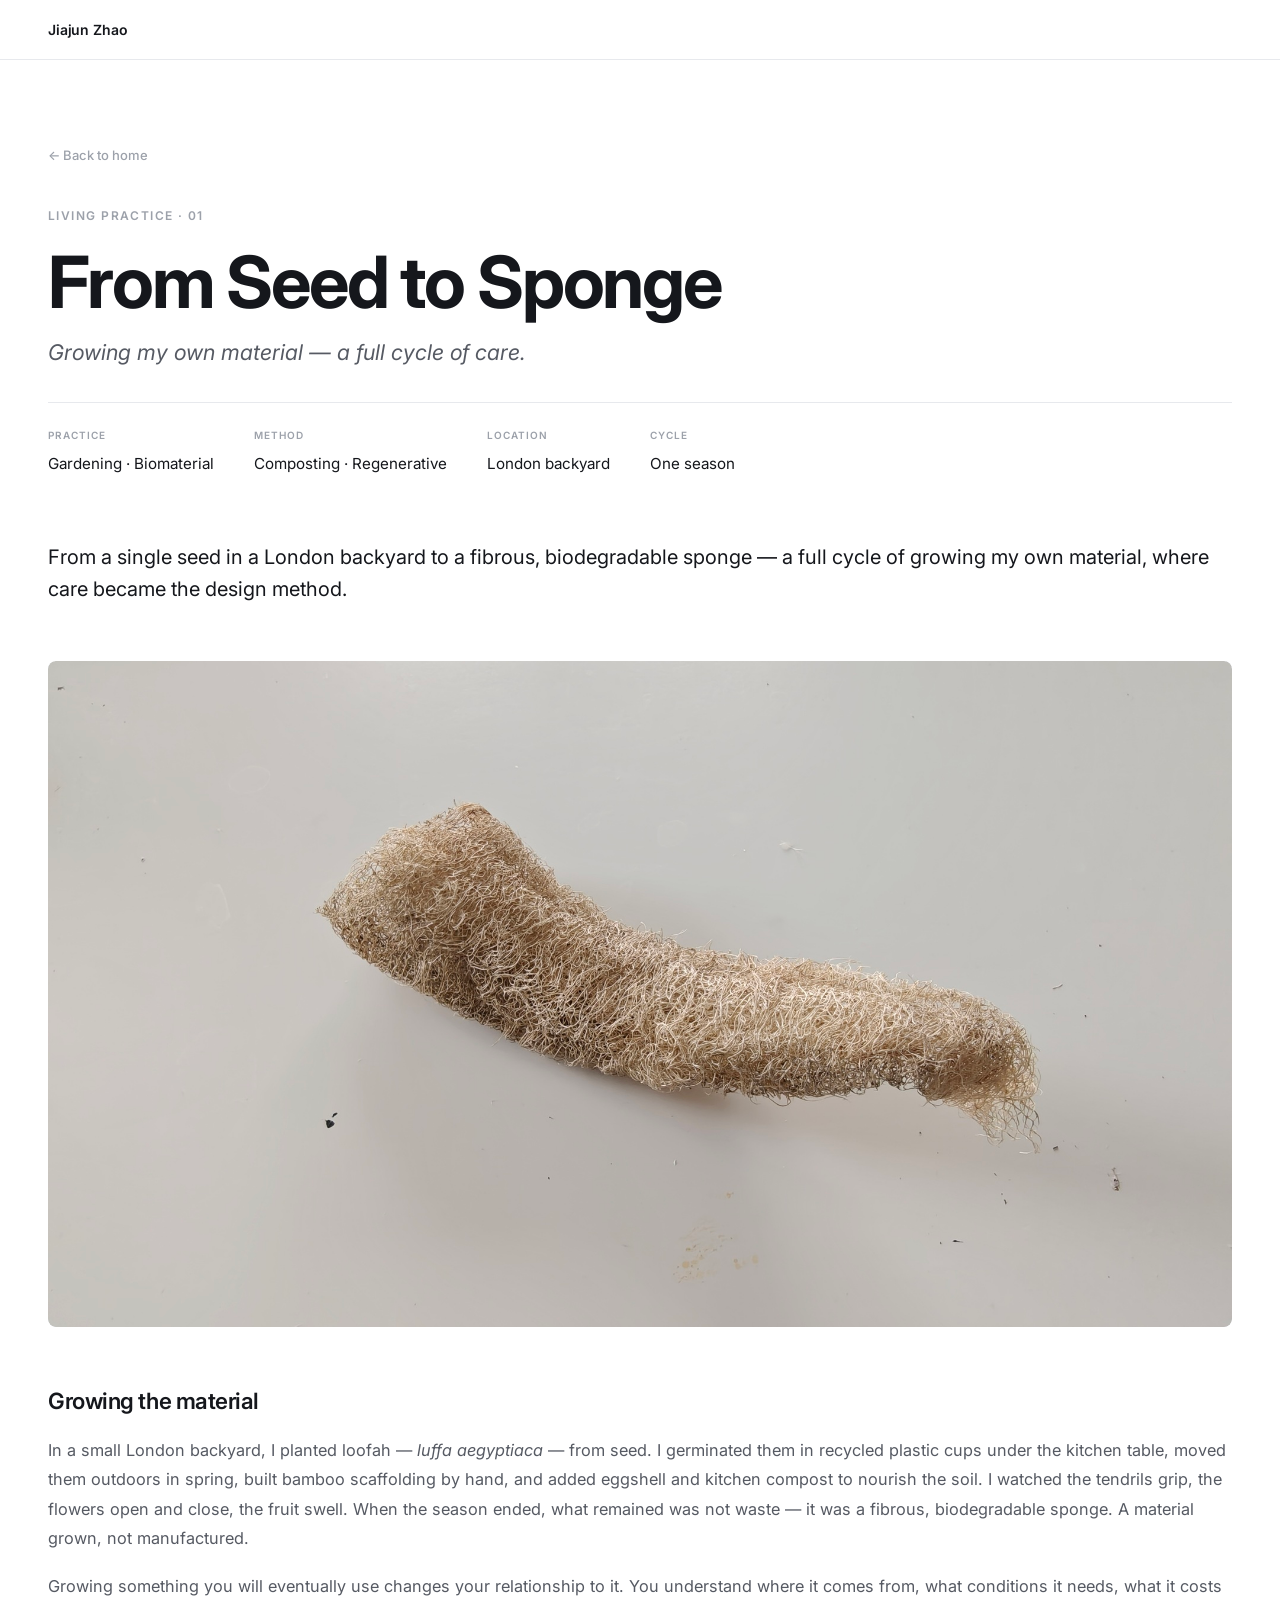
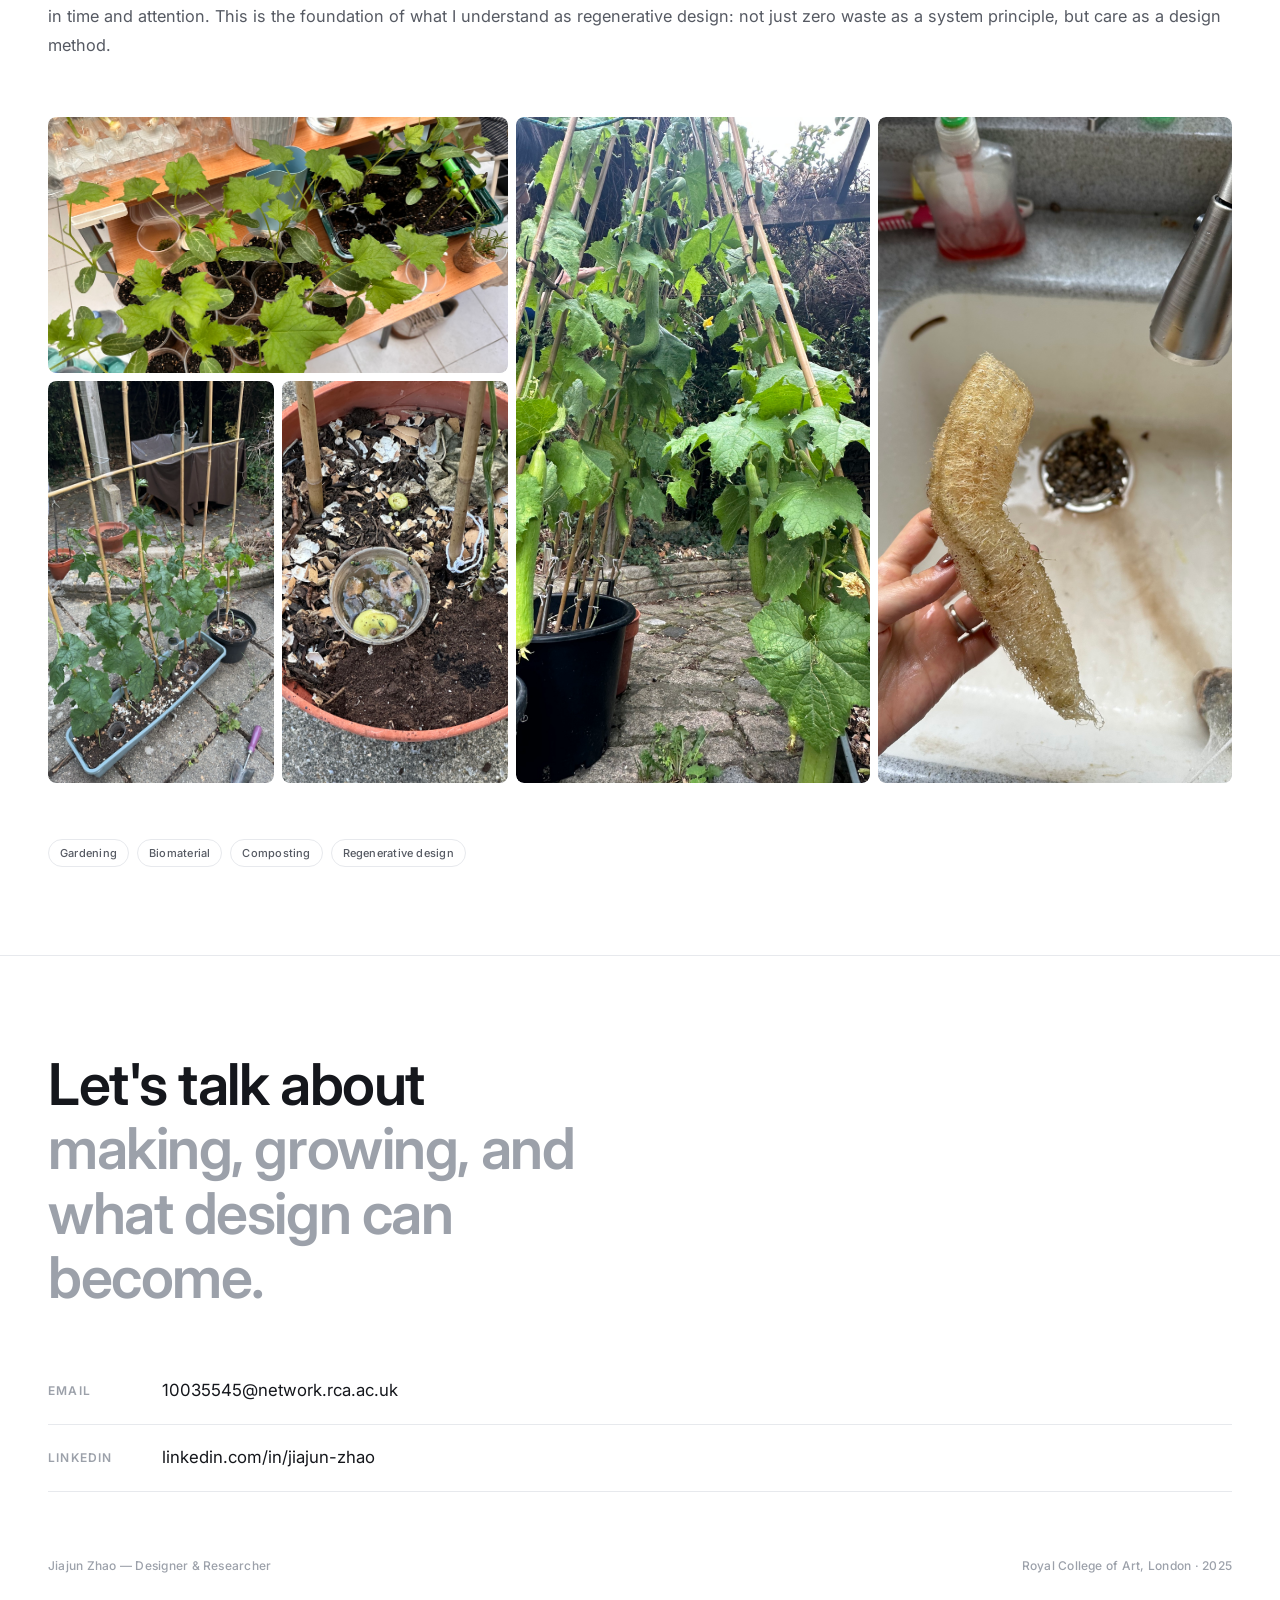
<file: luffa.html>
<!DOCTYPE html>
<html lang="en">
<head>
<meta charset="UTF-8">
<meta name="viewport" content="width=device-width, initial-scale=1.0">
<title>From Seed to Sponge — Jiajun Zhao</title>
<link rel="preconnect" href="https://fonts.googleapis.com">
<link rel="preconnect" href="https://fonts.gstatic.com" crossorigin>
<link href="https://fonts.googleapis.com/css2?family=Inter:ital,wght@0,300;0,400;0,500;0,600;0,700;1,400;1,500&display=swap" rel="stylesheet">
<link rel="stylesheet" href="style.css">
</head>
<body>

<nav>
  <a href="index.html" class="nav-name">Jiajun Zhao</a>
</nav>

<main class="detail-main">
  <header class="detail-hero">
    <a href="index.html" class="detail-back">← Back to home</a>
    <p class="detail-eyebrow">Living Practice · 01</p>
    <h1 class="detail-title">From Seed to Sponge</h1>
    <p class="detail-subtitle">Growing my own material — a full cycle of care.</p>
    <div class="detail-meta">
      <div class="meta-item"><span class="meta-key">Practice</span><span class="meta-val">Gardening · Biomaterial</span></div>
      <div class="meta-item"><span class="meta-key">Method</span><span class="meta-val">Composting · Regenerative</span></div>
      <div class="meta-item"><span class="meta-key">Location</span><span class="meta-val">London backyard</span></div>
      <div class="meta-item"><span class="meta-key">Cycle</span><span class="meta-val">One season</span></div>
    </div>
  </header>

  <div class="detail-body">

    <!-- LEAD + 主图 4 -->
    <section class="detail-section lead">
      <p>From a single seed in a London backyard to a fibrous, biodegradable sponge — a full cycle of growing my own material, where care became the design method.</p>
    </section>
    <figure class="detail-figure">
      <div class="ph-cell"><span class="ph-label"><span>upload →</span><span class="ph-name">images/luffa-4.jpg</span></span><img src="images/luffa-4.jpg" alt="Luffa growing on bamboo scaffolding" onerror="this.classList.add('img-missing')"></div>
    </figure>

    <!-- 合并板块：Growing the material + Care as a method -->
    <section class="detail-section">
      <h3>Growing the material</h3>
      <p>In a small London backyard, I planted loofah — <em>luffa aegyptiaca</em> — from seed. I germinated them in recycled plastic cups under the kitchen table, moved them outdoors in spring, built bamboo scaffolding by hand, and added eggshell and kitchen compost to nourish the soil. I watched the tendrils grip, the flowers open and close, the fruit swell. When the season ended, what remained was not waste — it was a fibrous, biodegradable sponge. A material grown, not manufactured.</p>
      <p>Growing something you will eventually use changes your relationship to it. You understand where it comes from, what conditions it needs, what it costs in time and attention. This is the foundation of what I understand as regenerative design: not just zero waste as a system principle, but care as a design method.</p>
    </section>

    <!-- 自定义网格 5/6/7/8/9 -->
    <figure class="luffa-grid">
      <div class="area-five ph-cell"><span class="ph-label"><span>upload →</span><span class="ph-name">images/luffa-5.jpg</span></span><img src="images/luffa-5.jpg" alt="Luffa 5" onerror="this.classList.add('img-missing')"></div>
      <div class="area-pair">
        <div class="ph-cell"><span class="ph-label"><span>upload →</span><span class="ph-name">images/luffa-6.jpg</span></span><img src="images/luffa-6.jpg" alt="Luffa 6" onerror="this.classList.add('img-missing')"></div>
        <div class="ph-cell"><span class="ph-label"><span>upload →</span><span class="ph-name">images/luffa-8.jpg</span></span><img src="images/luffa-8.jpg" alt="Luffa 8" onerror="this.classList.add('img-missing')"></div>
      </div>
      <div class="area-seven ph-cell"><span class="ph-label"><span>upload →</span><span class="ph-name">images/luffa-7.jpg</span></span><img src="images/luffa-7.jpg" alt="Luffa 7" onerror="this.classList.add('img-missing')"></div>
      <div class="area-nine ph-cell"><span class="ph-label"><span>upload →</span><span class="ph-name">images/luffa-9.jpg</span></span><img src="images/luffa-9.jpg" alt="Luffa 9" onerror="this.classList.add('img-missing')"></div>
    </figure>

    <div class="tag-row"><span class="tag">Gardening</span><span class="tag">Biomaterial</span><span class="tag">Composting</span><span class="tag">Regenerative design</span></div>

  </div>
</main>

<section id="contact">
  <h2 class="contact-header">Let's talk about<br><span>making, growing, and what design can become.</span></h2>
  <div class="contact-links">
    <a class="contact-link" href="mailto:10035545@network.rca.ac.uk"><span class="link-label">Email</span><span class="link-value">10035545@network.rca.ac.uk</span><span class="link-arrow">→</span></a>
    <a class="contact-link" href="https://www.linkedin.com/in/jiajun-zhao-6b725529a" target="_blank" rel="noopener"><span class="link-label">LinkedIn</span><span class="link-value">linkedin.com/in/jiajun-zhao</span><span class="link-arrow">→</span></a>
  </div>
  <div class="footer-note"><span>Jiajun Zhao — Designer &amp; Researcher</span><span>Royal College of Art, London · 2025</span></div>
</section>

<script>
  const obs = new IntersectionObserver(en => { en.forEach(x => { if (x.isIntersecting) {
    x.target.style.opacity='1'; x.target.style.transform='translateY(0)';
    x.target.style.transition='opacity 0.7s ease, transform 0.7s ease'; obs.unobserve(x.target);
  } }); }, { threshold: 0.08 });
  document.querySelectorAll('.detail-section, .detail-figure, .luffa-grid').forEach(el => {
    el.style.opacity='0'; el.style.transform='translateY(20px)'; obs.observe(el);
  });
</script>

</body>
</html>
</file>
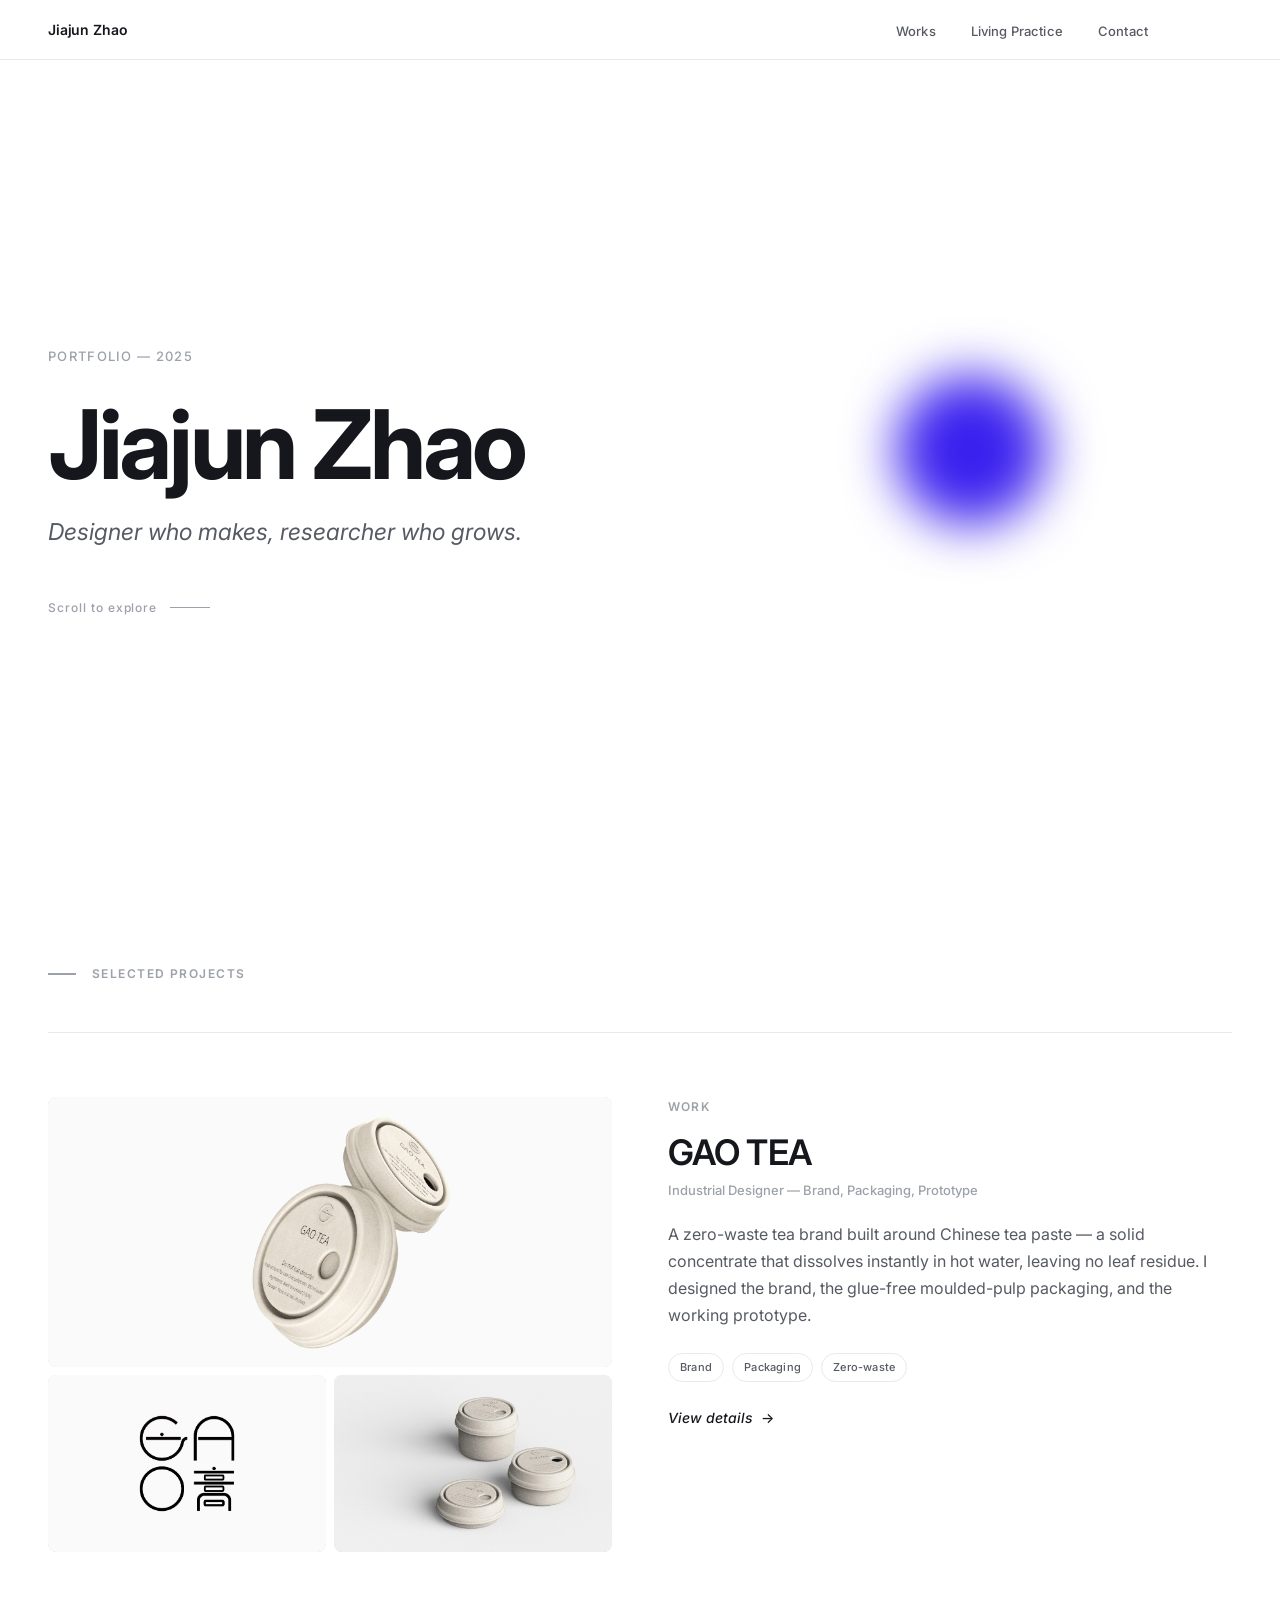
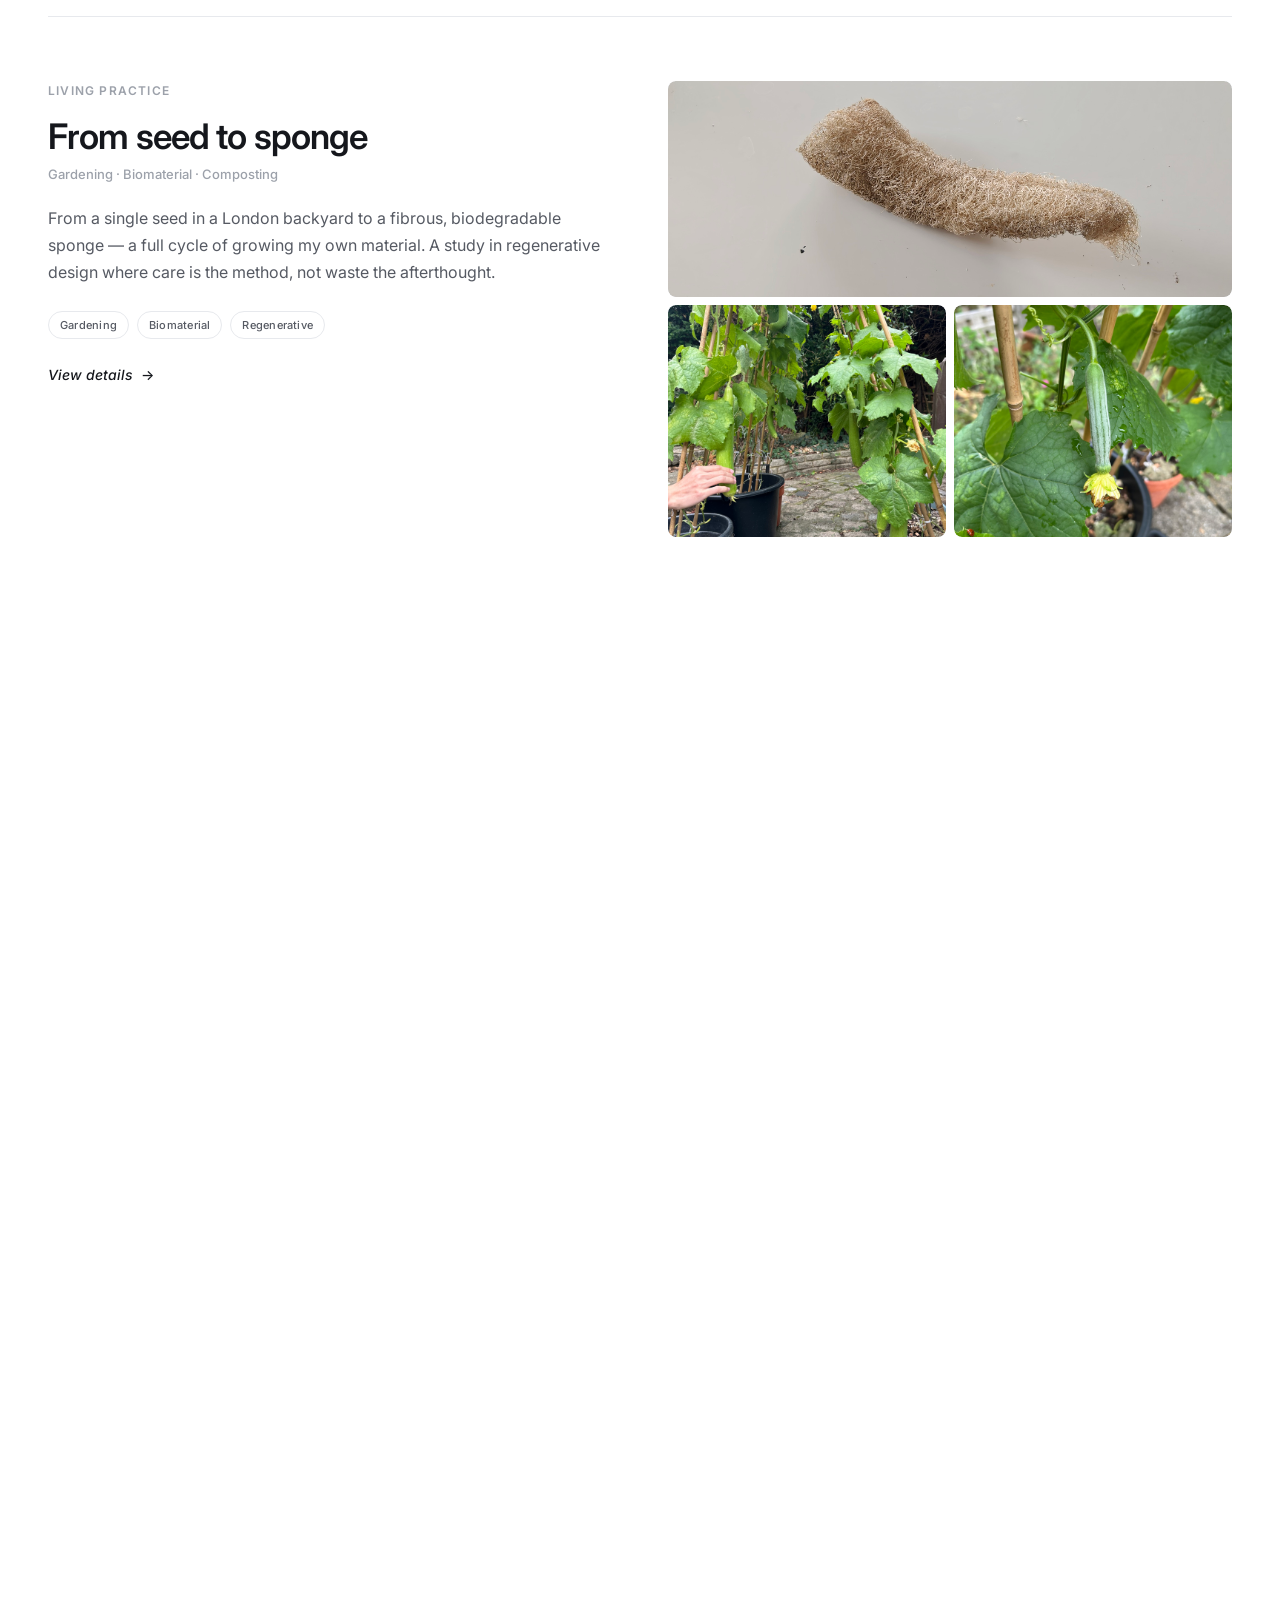
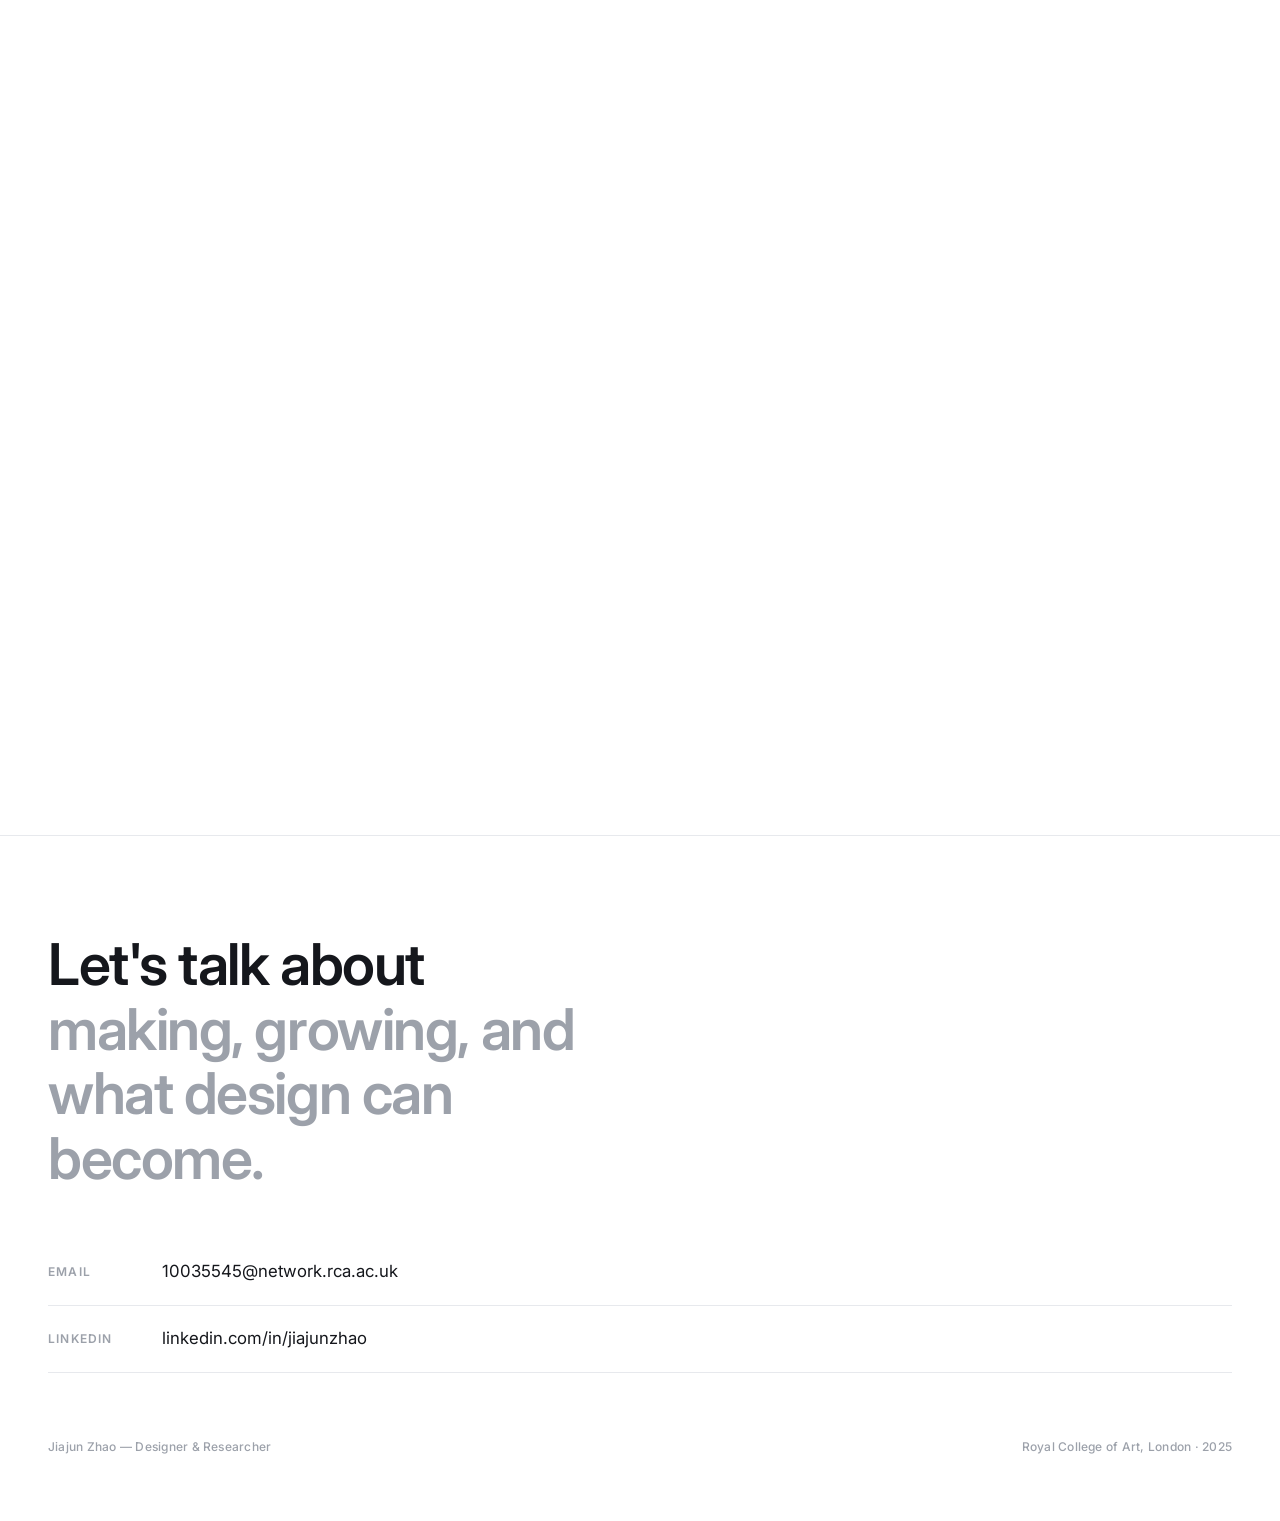
<file: preview.html>
<!DOCTYPE html>
<html lang="en">
<head>
<meta charset="UTF-8">
<meta name="viewport" content="width=device-width, initial-scale=1.0">
<title>Jiajun Zhao — Designer &amp; Researcher</title>
<link rel="preconnect" href="https://fonts.googleapis.com">
<link rel="preconnect" href="https://fonts.gstatic.com" crossorigin>
<link href="https://fonts.googleapis.com/css2?family=Inter:ital,wght@0,300;0,400;0,500;0,600;0,700;1,400;1,500&display=swap" rel="stylesheet">
<style>

*, *::before, *::after { box-sizing: border-box; margin: 0; padding: 0; }

:root {
  --bg: #FFFFFF;
  --ink: #15171C;
  --ink-light: #565A63;
  --ink-faint: #9CA1AA;
  --line: #E7E9ED;
  --ph-bg: #F3F4F6;
  --orb: #3A20EE;        /* electric blue — the only colour on the page */
  --orb-x: 70%;          /* shared left position: orb + nav links */
  --radius: 8px;
  --sans: 'Inter', -apple-system, Helvetica, Arial, sans-serif;
}

html { scroll-behavior: smooth; }

body {
  background: var(--bg);
  color: var(--ink);
  font-family: var(--sans);
  font-size: 17px;
  line-height: 1.65;
  -webkit-font-smoothing: antialiased;
  overflow-x: hidden;
}

img { display: block; }

/* ---------- NAV ---------- */
nav {
  position: fixed; top: 0; left: 0; right: 0; z-index: 100;
  display: flex; align-items: center;
  height: 60px; padding: 0 3rem;
  background: rgba(255,255,255,0.85);
  backdrop-filter: blur(10px);
  border-bottom: 1px solid var(--line);
}
.nav-name { font-size: 14px; font-weight: 600; letter-spacing: -0.01em; color: var(--ink); text-decoration: none; }
/* nav links: left edge aligned to the orb's left edge */
.nav-links {
  position: absolute; left: var(--orb-x); top: 50%; transform: translateY(-50%);
  display: flex; gap: 2.2rem; list-style: none;
}
.nav-links a { font-size: 13px; font-weight: 500; letter-spacing: 0.01em; color: var(--ink-light); text-decoration: none; transition: color 0.2s; }
.nav-links a:hover { color: var(--ink); }

/* ---------- SECTION LABEL ---------- */
.section-label {
  font-size: 12px; font-weight: 600; letter-spacing: 0.12em; color: var(--ink-faint);
  text-transform: uppercase; display: flex; align-items: center; gap: 1rem; margin-bottom: 3rem;
}
.section-label::before { content: ''; width: 28px; height: 2px; background: var(--ink-faint); }

/* ---------- HOME / HERO ---------- */
#home {
  position: relative;
  display: flex; flex-direction: column; justify-content: center;
  padding: 8rem 3rem 4rem; min-height: 100vh;
}
.home-eyebrow { font-size: 13px; font-weight: 500; letter-spacing: 0.1em; color: var(--ink-faint); text-transform: uppercase; margin-bottom: 1.8rem; position: relative; z-index: 2; }
.home-name { font-size: clamp(2.6rem, 9vw, 6rem); font-weight: 700; line-height: 1.0; letter-spacing: -0.035em; margin-bottom: 1.5rem; white-space: nowrap; position: relative; z-index: 2; }
.home-tagline { font-size: clamp(0.95rem, 2.2vw, 1.45rem); font-weight: 400; font-style: italic; color: var(--ink-light); white-space: nowrap; line-height: 1.45; margin-bottom: 3rem; position: relative; z-index: 2; }
.home-scroll { font-size: 12px; font-weight: 500; letter-spacing: 0.08em; color: var(--ink-faint); display: flex; align-items: center; gap: 0.8rem; position: relative; z-index: 2; }
.home-scroll::after { content: ''; display: block; width: 40px; height: 1px; background: var(--ink-faint); }

/* single-colour electric-blue orb — feathered edge, vertically centred in hero */
.hero-orb {
  position: absolute;
  top: 50%; left: var(--orb-x);
  transform: translateY(-50%);
  width: 150px; height: 150px;
  border-radius: 50%;
  background: var(--orb);
  filter: blur(26px);
  z-index: 1;
  animation: orbFade 7s linear infinite;
  pointer-events: none;
}
/* linear fade, 7s: near-pure breathing, ~0.2s holds at each end */
@keyframes orbFade {
  0%   { opacity: 0.30; }   /* start of fade in */
  47%  { opacity: 0.90; }   /* fade in done (~3.3s) */
  50%  { opacity: 0.90; }   /* hold bright (~0.2s) */
  97%  { opacity: 0.30; }   /* fade out done (~3.3s) */
  100% { opacity: 0.30; }   /* hold dim (~0.2s) then loop */
}

/* ---------- PROJECT WALL ---------- */
.projects { padding: 4rem 3rem 5rem; }

.project-card {
  display: grid; grid-template-columns: 1fr 1fr; gap: 3.5rem;
  align-items: start; padding: 4rem 0; border-top: 1px solid var(--line);
}
.project-card:last-child { border-bottom: 1px solid var(--line); }
.project-card.reverse .pc-media { order: 2; }
.project-card.reverse .pc-text  { order: 1; }

/* media cluster is a link (one of only two clickable targets) */
.pc-media { display: grid; grid-template-columns: 1fr 1fr; gap: 8px; text-decoration: none; }
.pc-media .ph-cell:first-child { grid-column: span 2; aspect-ratio: 18.8 / 9; }
.pc-media .ph-cell { aspect-ratio: 4.7 / 3; }

/* luffa homepage thumb: shorter top image, taller bottom pair (total height unchanged) */
.pc-media.luffa-thumb .ph-cell:first-child { aspect-ratio: 23.5 / 9; }
.pc-media.luffa-thumb .ph-cell { aspect-ratio: 3.6 / 3; }

.pc-text { display: flex; flex-direction: column; }
.pc-text .pc-eyebrow { font-size: 12px; font-weight: 600; letter-spacing: 0.1em; text-transform: uppercase; color: var(--ink-faint); margin-bottom: 1rem; }
.pc-text h3 { font-size: clamp(1.6rem, 3vw, 2.2rem); font-weight: 600; line-height: 1.12; letter-spacing: -0.025em; margin-bottom: 0.5rem; }
.pc-text .pc-role { font-size: 13px; font-weight: 500; color: var(--ink-faint); margin-bottom: 1.2rem; }
.pc-text .pc-body { font-size: 1rem; line-height: 1.7; color: var(--ink-light); margin-bottom: 1.5rem; }

/* View details — italic, neutral colour, left-aligned with the body copy above */
.view-details {
  font-size: 14px; font-weight: 500; font-style: italic; color: var(--ink);
  text-decoration: none; display: inline-flex; align-items: center; gap: 0.5rem;
}
.view-details .arrow { font-style: normal; transition: transform 0.3s; }
.view-details:hover .arrow { transform: translateX(6px); }

/* tags */
.tag-row { display: flex; flex-wrap: wrap; gap: 0.5rem; margin-bottom: 1.5rem; }
.tag { font-size: 11px; font-weight: 500; letter-spacing: 0.02em; padding: 4px 11px; border: 1px solid var(--line); border-radius: 100px; color: var(--ink-light); }
.tbc .pc-eyebrow { color: var(--ink-faint); }

/* ---------- PLACEHOLDER CELLS (rounded) ---------- */
.ph-cell { position: relative; overflow: hidden; background: var(--ph-bg); border-radius: var(--radius); }
.ph-cell .ph-label {
  position: absolute; inset: 0; display: flex; flex-direction: column;
  align-items: center; justify-content: center; gap: 0.35rem; padding: 1rem; text-align: center;
  font-size: 12px; font-weight: 500; letter-spacing: 0.02em; color: var(--ink-faint);
  border: 1px dashed #D2D6DD; border-radius: var(--radius);
}
.ph-cell .ph-label .ph-name { color: var(--ink-light); font-weight: 600; }
.ph-cell img { position: relative; z-index: 1; width: 100%; height: 100%; object-fit: cover; transition: transform 0.5s; border-radius: var(--radius); }
.ph-cell img.img-missing { display: none; }
.pc-media:hover .ph-cell img { transform: scale(1.03); }

/* ---------- CONTACT ---------- */
#contact { padding: 6rem 3rem 4rem; display: flex; flex-direction: column; justify-content: center; min-height: 55vh; border-top: 1px solid var(--line); }
.contact-header { font-size: clamp(1.8rem, 5vw, 3.6rem); font-weight: 600; line-height: 1.12; letter-spacing: -0.025em; max-width: 620px; margin-bottom: 3rem; }
.contact-header span { color: var(--ink-faint); }
.contact-links { display: flex; flex-direction: column; }
.contact-link { display: flex; align-items: center; gap: 1.5rem; text-decoration: none; color: var(--ink); padding: 1.2rem 0; border-bottom: 1px solid var(--line); transition: padding-left 0.3s, color 0.2s; }
.contact-link:hover { padding-left: 0.5rem; color: var(--ink-light); }
.contact-link .link-label { font-size: 12px; font-weight: 600; letter-spacing: 0.1em; text-transform: uppercase; color: var(--ink-faint); width: 90px; flex-shrink: 0; }
.contact-link .link-value { font-size: 1.05rem; }
.contact-link .link-arrow { margin-left: auto; opacity: 0; transition: opacity 0.3s; }
.contact-link:hover .link-arrow { opacity: 1; }
.footer-note { margin-top: 4rem; font-size: 12px; font-weight: 500; letter-spacing: 0.02em; color: var(--ink-faint); display: flex; justify-content: space-between; }

/* ---------- RESPONSIVE ---------- */
@media (max-width: 768px) {
  nav { padding: 0 1.4rem; }
  .nav-links { position: static; transform: none; gap: 1.1rem; margin-left: auto; }
  #home { padding: 6rem 1.4rem 3rem; }
  .hero-orb { width: 90px; height: 90px; top: auto; bottom: 14%; left: auto; right: 12%; transform: none; filter: blur(18px); }
  .home-name, .home-tagline { white-space: normal; }
  .projects { padding: 3rem 1.4rem 4rem; }
  .project-card { grid-template-columns: 1fr; gap: 1.5rem; padding: 3rem 0; }
  .project-card.reverse .pc-media, .project-card.reverse .pc-text { order: 0; }
  #contact { padding: 5rem 1.4rem 3rem; }
  .footer-note { flex-direction: column; gap: 0.5rem; }
}
@media (prefers-reduced-motion: reduce) {
  * { animation: none !important; transition: none !important; scroll-behavior: auto !important; }
}

/* ============================================================
   DETAIL PAGE + CATEGORY PAGE additions
   ============================================================ */
.page-head { padding: 8rem 3rem 1rem; }
.page-head .section-label { margin-bottom: 1rem; }
.page-head h1 { font-size: clamp(2.4rem, 6vw, 4rem); font-weight: 700; letter-spacing: -0.03em; line-height: 1.02; }
.page-head p { font-size: 1.05rem; color: var(--ink-light); max-width: 560px; margin-top: 1rem; }

.detail-main { padding-top: 60px; }
.detail-hero { padding: 5rem 3rem 3rem; max-width: 1320px; margin: 0 auto; }
.detail-back { font-size: 13px; font-weight: 500; color: var(--ink-faint); text-decoration: none; display: inline-flex; align-items: center; gap: 0.5rem; margin-bottom: 2.5rem; transition: color 0.2s; }
.detail-back:hover { color: var(--ink); }
.detail-eyebrow { font-size: 12px; font-weight: 600; letter-spacing: 0.12em; text-transform: uppercase; color: var(--ink-faint); margin-bottom: 1.2rem; }
.detail-title { font-size: clamp(2.5rem, 6vw, 4.5rem); font-weight: 700; line-height: 1.02; letter-spacing: -0.03em; margin-bottom: 1rem; }
.detail-subtitle { font-size: clamp(1.05rem, 2vw, 1.35rem); font-style: italic; color: var(--ink-light); max-width: 600px; margin-bottom: 2rem; }
.detail-meta { display: flex; flex-wrap: wrap; gap: 1.4rem 2.5rem; padding-top: 1.5rem; border-top: 1px solid var(--line); }
.detail-meta .meta-key { display: block; font-size: 10px; font-weight: 600; letter-spacing: 0.1em; text-transform: uppercase; color: var(--ink-faint); margin-bottom: 0.3rem; }
.detail-meta .meta-val { font-size: 0.95rem; color: var(--ink); }

.detail-body { padding: 1rem 3rem 4rem; max-width: 1320px; margin: 0 auto; }
.detail-section { max-width: 100%; margin: 0 0 3.5rem; }
.detail-section.lead p { font-size: 1.25rem; line-height: 1.6; color: var(--ink); }
.detail-section h3 { font-size: 1.4rem; font-weight: 600; letter-spacing: -0.02em; margin-bottom: 1rem; }
.detail-section p { font-size: 1.02rem; line-height: 1.8; color: var(--ink-light); margin-bottom: 1.2rem; }
.detail-section ul { list-style: none; padding: 0; margin: 1rem 0; }
.detail-section ul li { padding: 0.4rem 0; border-bottom: 1px solid var(--line); color: var(--ink-light); }
.detail-section ul li:last-child { border-bottom: none; }
.detail-section .tag-row { margin-top: 1.5rem; }

.detail-figure { max-width: 100%; margin: 0 0 3.5rem; }
.detail-figure .ph-cell { aspect-ratio: 16 / 9; }
.detail-figure figcaption, .detail-gallery figcaption { font-size: 12px; font-weight: 500; color: var(--ink-faint); margin-top: 0.8rem; }
.detail-gallery { max-width: 100%; margin: 0 0 3.5rem; display: grid; grid-template-columns: 1fr 1fr; gap: 8px; }
.detail-gallery.cols-3 { grid-template-columns: repeat(3, 1fr); }

/* luffa custom grid: col1 = 5 on top + (6,8) below; col2 = 7 tall; col3 = 9 tall */
.luffa-grid {
  max-width: 100%; margin: 0 0 3.5rem;
  display: grid;
  grid-template-columns: 1.3fr 1fr 1fr;
  grid-template-rows: 1fr 1fr;
  grid-template-areas: "five seven nine" "pair seven nine";
  gap: 8px;
  aspect-ratio: 16 / 9;
}
.luffa-grid .area-five { grid-area: five; }
.luffa-grid .area-seven { grid-area: seven; }
.luffa-grid .area-nine { grid-area: nine; }
.luffa-grid .area-pair { grid-area: pair; display: grid; grid-template-columns: 1fr 1fr; gap: 8px; }
.luffa-grid .ph-cell { aspect-ratio: auto; height: 100%; width: 100%; }
.detail-gallery .ph-cell { aspect-ratio: 4 / 3; }
.detail-gallery.short .ph-cell { aspect-ratio: 5 / 3; }

.quote-block { max-width: 100%; margin: 2.5rem 0; padding: 1.5rem 2rem; background: var(--ph-bg); border-left: 2px solid var(--ink); border-radius: 0 var(--radius) var(--radius) 0; }
.quote-block p { font-size: 1.1rem; font-style: italic; color: var(--ink); line-height: 1.6; }
.quote-block cite { display: block; font-size: 12px; font-weight: 500; color: var(--ink-faint); margin-top: 0.5rem; font-style: normal; }

.notice { max-width: 100%; margin: 0 0 3.5rem; padding: 1.2rem 1.5rem; background: var(--ph-bg); border-left: 2px solid var(--ink-faint); border-radius: 0 var(--radius) var(--radius) 0; }
.notice p { font-size: 13px; line-height: 1.7; color: var(--ink-light); margin: 0; }

.detail-nav { max-width: 100%; margin: 0; padding: 2.5rem 0 0; border-top: 1px solid var(--line); display: flex; justify-content: space-between; gap: 2rem; }
.detail-nav a { text-decoration: none; color: var(--ink); font-size: 14px; font-weight: 500; transition: color 0.2s; }
.detail-nav a:hover { color: var(--ink-light); }
.detail-nav .dn-key { display: block; font-size: 10px; font-weight: 600; letter-spacing: 0.1em; text-transform: uppercase; color: var(--ink-faint); margin-bottom: 0.3rem; }
.detail-nav .next { text-align: right; }

@media (max-width: 768px) {
  .page-head { padding: 6rem 1.4rem 1rem; }
  .detail-hero { padding: 4rem 1.4rem 2rem; }
  .detail-body { padding: 1rem 1.4rem 3rem; }
  .detail-gallery { grid-template-columns: 1fr; }
  .detail-gallery.cols-3 { grid-template-columns: 1fr 1fr; }
  .luffa-grid { aspect-ratio: auto; grid-template-columns: 1fr; grid-template-rows: auto; grid-template-areas: "five" "pair" "seven" "nine"; }
  .luffa-grid .ph-cell { aspect-ratio: 4 / 3; height: auto; }
}

</style>
</head>
<body>
<nav>
  <a href="index.html" class="nav-name">Jiajun Zhao</a>
  <ul class="nav-links">
    <li><a href="works.html">Works</a></li>
    <li><a href="living-practice.html">Living Practice</a></li>
    <li><a href="index.html#contact">Contact</a></li>
  </ul>
</nav>

<section id="home">
  <div class="hero-orb" aria-hidden="true"></div>
  <p class="home-eyebrow">Portfolio — 2025</p>
  <h1 class="home-name">Jiajun Zhao</h1>
  <p class="home-tagline">Designer who makes, researcher who grows.</p>
  <p class="home-scroll">Scroll to explore</p>
</section>

<section id="featured" class="projects">
  <div class="section-label">Selected Projects</div>
  <div class="project-card">
    <a class="pc-media" href="gaotea.html">
      <div class="ph-cell"><span class="ph-label"><span>upload →</span><span class="ph-name">images/gaotea-1.jpg</span></span><img src="images/gaotea-1.jpg" alt="GAO TEA packaging overview" onerror="this.classList.add('img-missing')"></div>
      <div class="ph-cell"><span class="ph-label"><span>upload →</span><span class="ph-name">images/gaotea-2.jpg</span></span><img src="images/gaotea-2.jpg" alt="GAO TEA detail" onerror="this.classList.add('img-missing')"></div>
      <div class="ph-cell"><span class="ph-label"><span>upload →</span><span class="ph-name">images/gaotea-3.jpg</span></span><img src="images/gaotea-3.jpg" alt="GAO TEA logo" onerror="this.classList.add('img-missing')"></div>
    </a>
    <div class="pc-text">
      <p class="pc-eyebrow">Work</p>
      <h3>GAO TEA</h3>
      <p class="pc-role">Industrial Designer — Brand, Packaging, Prototype</p>
      <p class="pc-body">A zero-waste tea brand built around Chinese tea paste — a solid concentrate that dissolves instantly in hot water, leaving no leaf residue. I designed the brand, the glue-free moulded-pulp packaging, and the working prototype.</p>
      <div class="tag-row"><span class="tag">Brand</span><span class="tag">Packaging</span><span class="tag">Zero-waste</span></div>
      <a class="view-details" href="gaotea.html">View details <span class="arrow">→</span></a>
    </div>
  </div>
  <div class="project-card reverse">
    <a class="pc-media luffa-thumb" href="luffa.html">
      <div class="ph-cell"><span class="ph-label"><span>upload →</span><span class="ph-name">images/luffa-1.jpg</span></span><img src="images/luffa-1.jpg" alt="Luffa growing" onerror="this.classList.add('img-missing')"></div>
      <div class="ph-cell"><span class="ph-label"><span>upload →</span><span class="ph-name">images/luffa-2.jpg</span></span><img src="images/luffa-2.jpg" alt="Luffa seedlings" onerror="this.classList.add('img-missing')"></div>
      <div class="ph-cell"><span class="ph-label"><span>upload →</span><span class="ph-name">images/luffa-3.jpg</span></span><img src="images/luffa-3.jpg" alt="Dried luffa" onerror="this.classList.add('img-missing')"></div>
    </a>
    <div class="pc-text">
      <p class="pc-eyebrow">Living Practice</p>
      <h3>From seed to sponge</h3>
      <p class="pc-role">Gardening · Biomaterial · Composting</p>
      <p class="pc-body">From a single seed in a London backyard to a fibrous, biodegradable sponge — a full cycle of growing my own material. A study in regenerative design where care is the method, not waste the afterthought.</p>
      <div class="tag-row"><span class="tag">Gardening</span><span class="tag">Biomaterial</span><span class="tag">Regenerative</span></div>
      <a class="view-details" href="luffa.html">View details <span class="arrow">→</span></a>
    </div>
  </div>
  <div class="project-card">
    <a class="pc-media" href="leatherwork.html">
      <div class="ph-cell"><span class="ph-label"><span>upload →</span><span class="ph-name">images/leather-1.jpg</span></span><img src="images/leather-1.jpg" alt="Leather bag" onerror="this.classList.add('img-missing')"></div>
      <div class="ph-cell"><span class="ph-label"><span>upload →</span><span class="ph-name">images/leather-2.jpg</span></span><img src="images/leather-2.jpg" alt="Leather tools" onerror="this.classList.add('img-missing')"></div>
      <div class="ph-cell"><span class="ph-label"><span>upload →</span><span class="ph-name">images/leather-3.jpg</span></span><img src="images/leather-3.jpg" alt="Repaired seam" onerror="this.classList.add('img-missing')"></div>
    </a>
    <div class="pc-text">
      <p class="pc-eyebrow">Living Practice</p>
      <h3>When a non-human actor<br>enters the life of an object</h3>
      <p class="pc-role">Leatherwork · Repair · More-than-human</p>
      <p class="pc-body">A hand-stitched leather bag, a fox that took it in the night, and a repair that became the most interesting seam. An inquiry into how non-human actors reshape the objects we make.</p>
      <div class="tag-row"><span class="tag">Leatherwork</span><span class="tag">Repair</span><span class="tag">More-than-human</span></div>
      <a class="view-details" href="leatherwork.html">View details <span class="arrow">→</span></a>
    </div>
  </div>
  <div class="project-card reverse tbc">
    <a class="pc-media" href="thinking-aloud.html">
      <div class="ph-cell"><span class="ph-label"><span>upload →</span><span class="ph-name">images/thinking-1.jpg</span></span><img src="images/thinking-1.jpg" alt="Thinking Aloud device" onerror="this.classList.add('img-missing')"></div>
      <div class="ph-cell"><span class="ph-label"><span>upload →</span><span class="ph-name">images/thinking-2.jpg</span></span><img src="images/thinking-2.jpg" alt="Field research" onerror="this.classList.add('img-missing')"></div>
      <div class="ph-cell"><span class="ph-label"><span>upload →</span><span class="ph-name">images/thinking-3.jpg</span></span><img src="images/thinking-3.jpg" alt="Exhibition testing" onerror="this.classList.add('img-missing')"></div>
    </a>
    <div class="pc-text">
      <p class="pc-eyebrow">Work · Graduation</p>
      <h3>Thinking Aloud</h3>
      <p class="pc-role">Graduation Project — Royal College of Art</p>
      <p class="pc-body">My RCA graduation project — a device-based inquiry into how we externalise inner thought. Detailed case study and images to follow — placeholder for now.</p>
      <div class="tag-row"><span class="tag">Research</span><span class="tag">Device</span><span class="tag">RCA</span></div>
      <a class="view-details" href="thinking-aloud.html">View details <span class="arrow">→</span></a>
    </div>
  </div>
  <div class="project-card tbc">
    <a class="pc-media" href="commercial.html">
      <div class="ph-cell"><span class="ph-label"><span>upload →</span><span class="ph-name">images/commercial-1.jpg</span></span><img src="images/commercial-1.jpg" alt="Commercial cover" onerror="this.classList.add('img-missing')"></div>
      <div class="ph-cell"><span class="ph-label"><span>upload →</span><span class="ph-name">images/commercial-2.jpg</span></span><img src="images/commercial-2.jpg" alt="Commercial image" onerror="this.classList.add('img-missing')"></div>
      <div class="ph-cell"><span class="ph-label"><span>upload →</span><span class="ph-name">images/commercial-3.jpg</span></span><img src="images/commercial-3.jpg" alt="Commercial image" onerror="this.classList.add('img-missing')"></div>
    </a>
    <div class="pc-text">
      <p class="pc-eyebrow">Work · Commercial</p>
      <h3>Commercial Project<br><span style="color:var(--ink-faint)">(title to be confirmed)</span></h3>
      <p class="pc-role">Role — to be confirmed</p>
      <p class="pc-body">A commercial design project demonstrating applied design skills across product, system, and execution. Full case study and images to follow — placeholder for now.</p>
      <div class="tag-row"><span class="tag">TBC</span><span class="tag">TBC</span><span class="tag">TBC</span></div>
      <a class="view-details" href="commercial.html">View details <span class="arrow">→</span></a>
    </div>
  </div>
</section>

<section id="contact">
  <h2 class="contact-header">Let's talk about<br><span>making, growing, and what design can become.</span></h2>
  <div class="contact-links">
    <a class="contact-link" href="mailto:10035545@network.rca.ac.uk">
      <span class="link-label">Email</span><span class="link-value">10035545@network.rca.ac.uk</span><span class="link-arrow">→</span>
    </a>
    <a class="contact-link" href="#">
      <span class="link-label">LinkedIn</span><span class="link-value">linkedin.com/in/jiajunzhao</span><span class="link-arrow">→</span>
    </a>
  </div>
  <div class="footer-note">
    <span>Jiajun Zhao — Designer &amp; Researcher</span>
    <span>Royal College of Art, London · 2025</span>
  </div>
</section>

<script>
  document.querySelectorAll('a[href^="#"]').forEach(a => {
    a.addEventListener('click', e => {
      const t = document.querySelector(a.getAttribute('href'));
      if (t) { e.preventDefault(); t.scrollIntoView({ behavior: 'smooth' }); }
    });
  });
  const obs = new IntersectionObserver(en => {
    en.forEach(x => { if (x.isIntersecting) {
      x.target.style.opacity = '1'; x.target.style.transform = 'translateY(0)';
      x.target.style.transition = 'opacity 0.7s ease, transform 0.7s ease'; obs.unobserve(x.target);
    }});
  }, { threshold: 0.1 });
  document.querySelectorAll('.project-card').forEach(el => {
    el.style.opacity = '0'; el.style.transform = 'translateY(20px)'; obs.observe(el);
  });
</script>
</body>
</html>
</file>
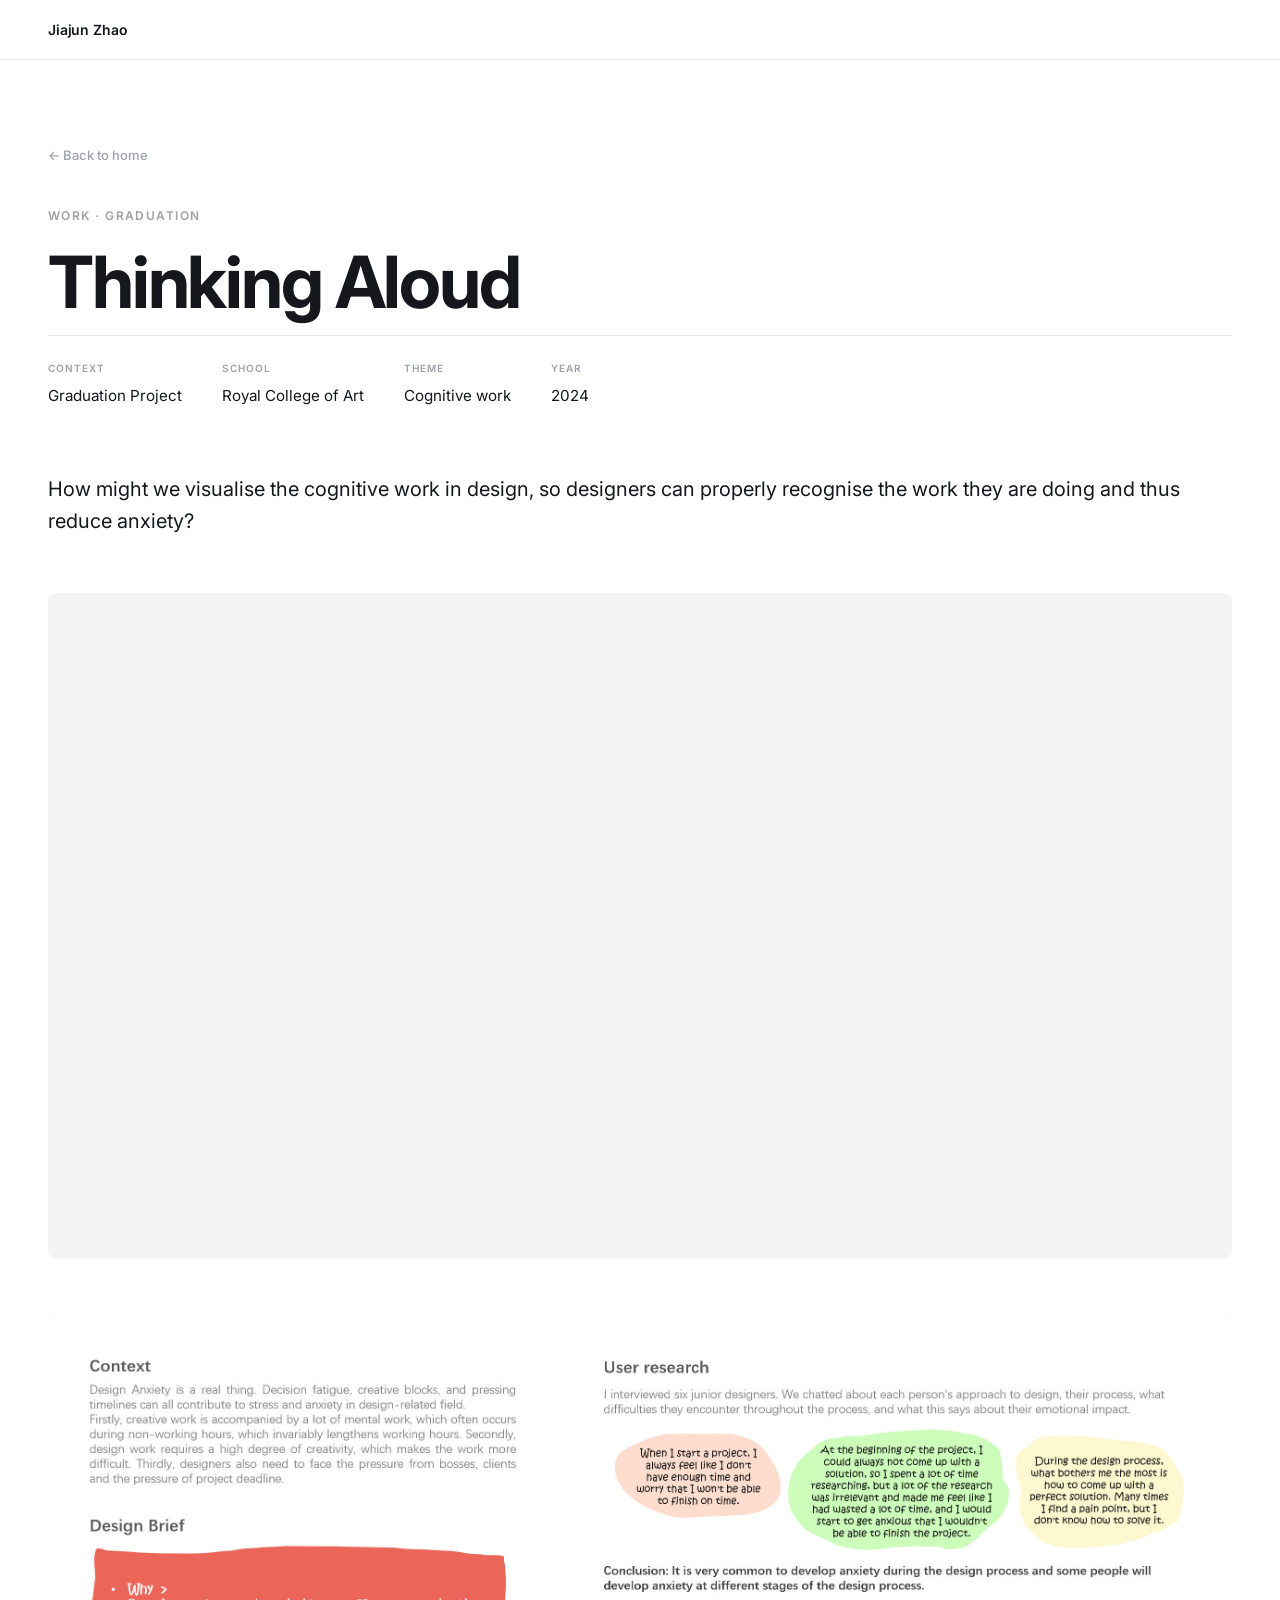
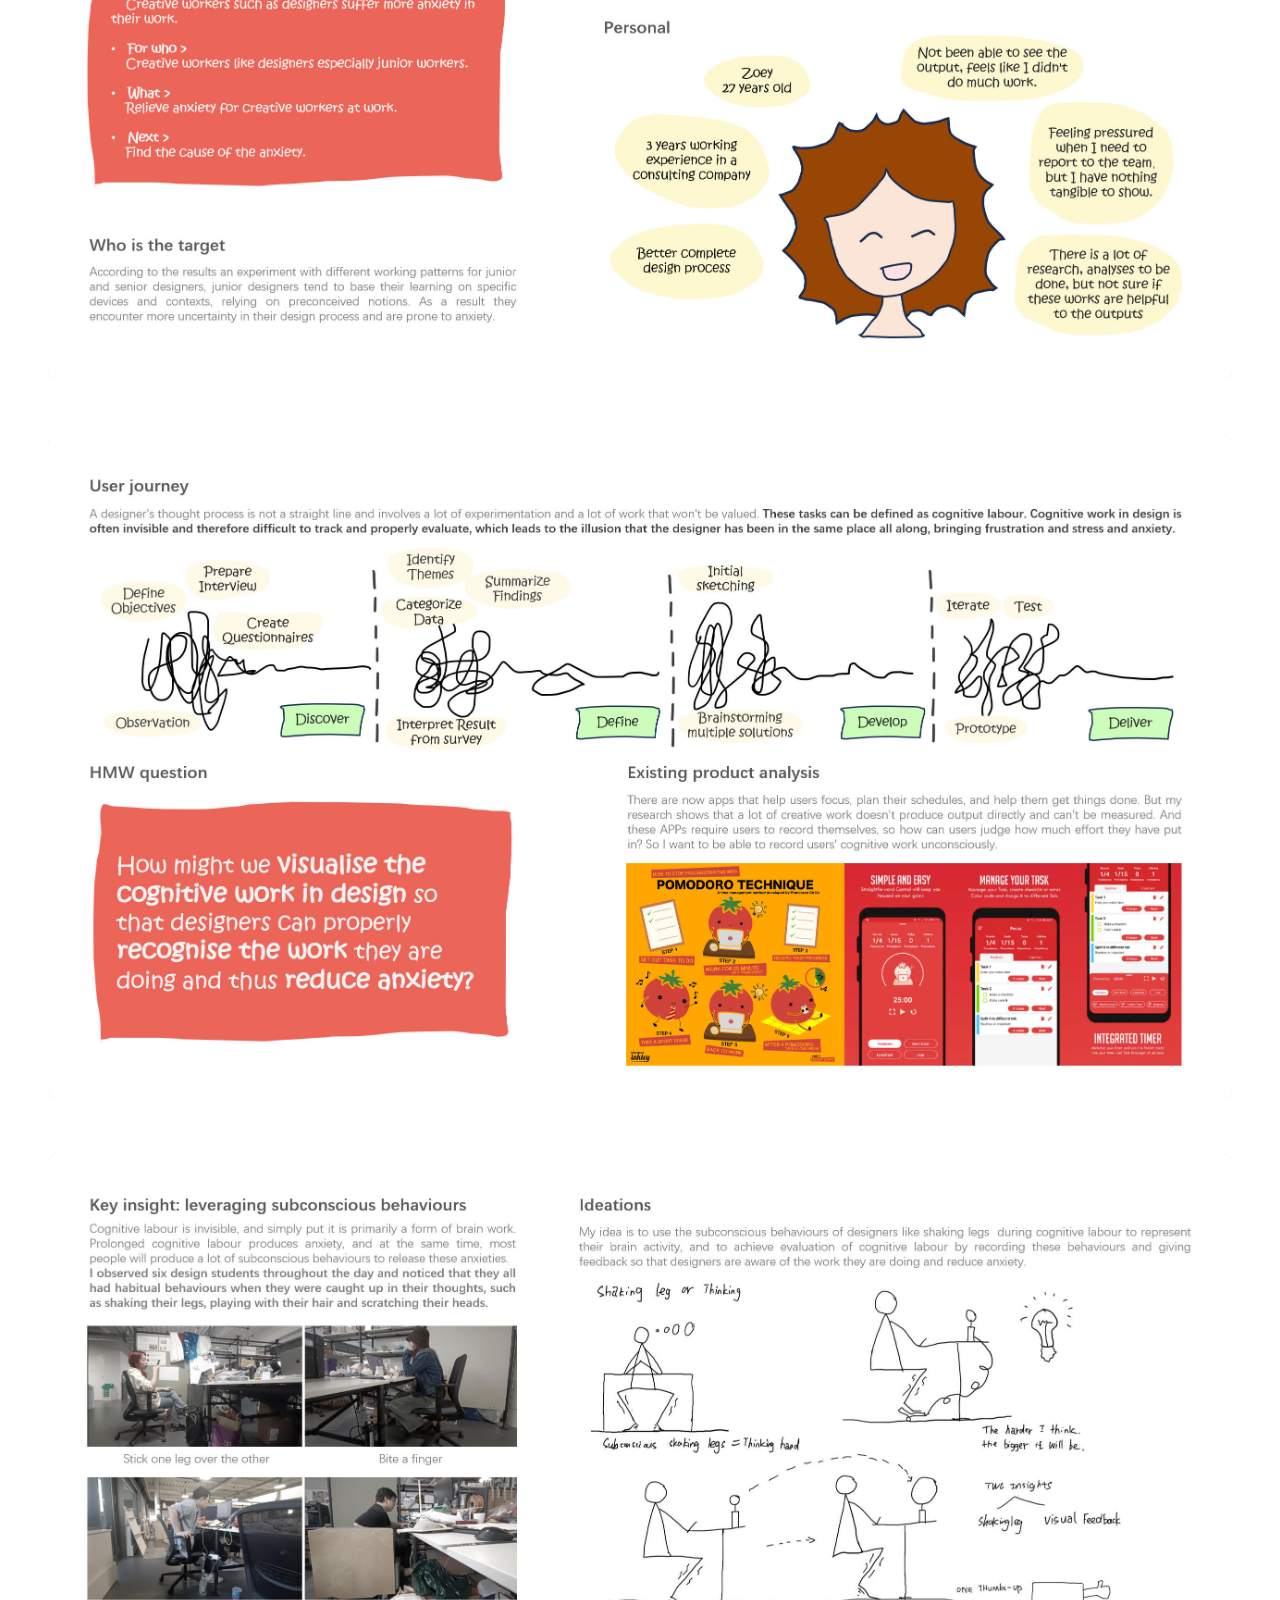
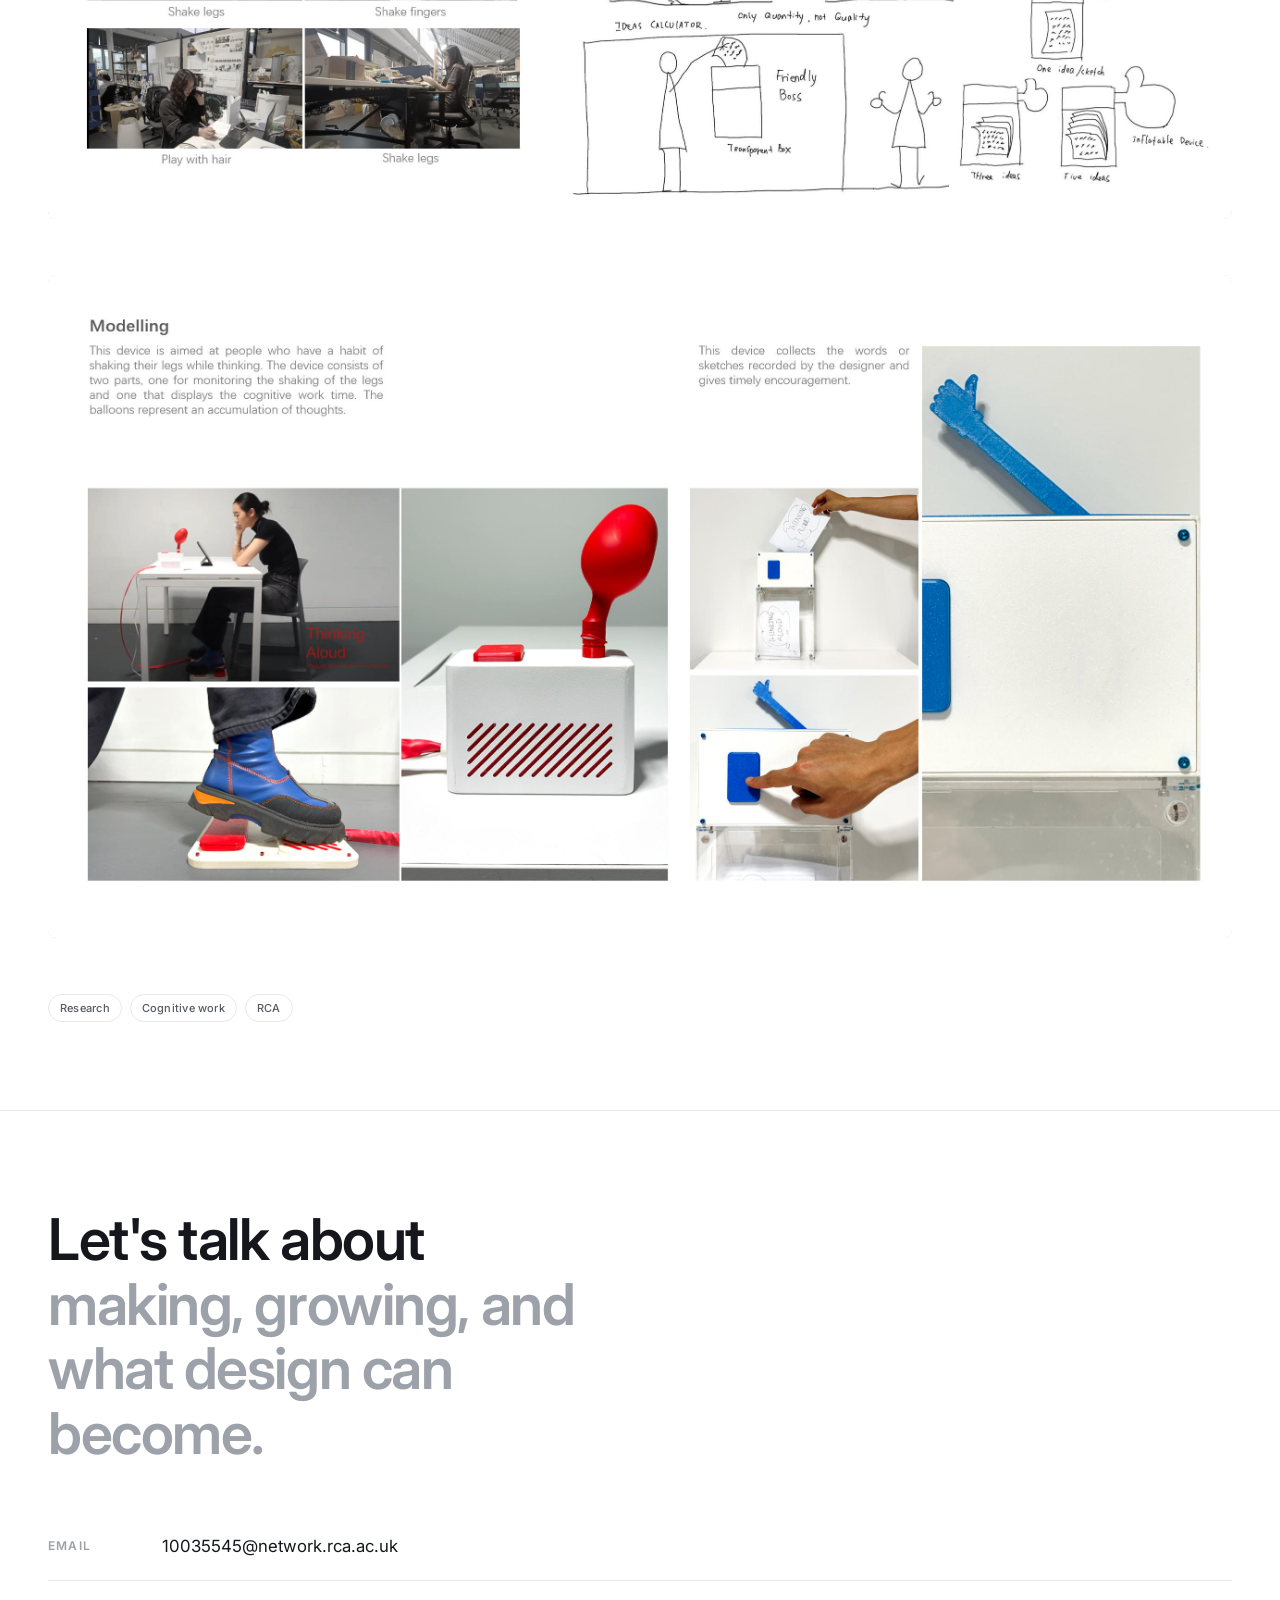
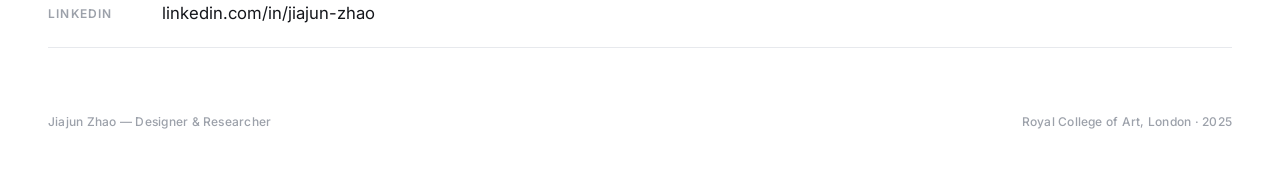
<file: thinking-aloud.html>
<!DOCTYPE html>
<html lang="en">
<head>
<meta charset="UTF-8">
<meta name="viewport" content="width=device-width, initial-scale=1.0">
<title>Thinking Aloud — Jiajun Zhao</title>
<link rel="preconnect" href="https://fonts.googleapis.com">
<link rel="preconnect" href="https://fonts.gstatic.com" crossorigin>
<link href="https://fonts.googleapis.com/css2?family=Inter:ital,wght@0,300;0,400;0,500;0,600;0,700;1,400;1,500&display=swap" rel="stylesheet">
<link rel="stylesheet" href="style.css">
</head>
<body>

<nav>
  <a href="index.html" class="nav-name">Jiajun Zhao</a>
</nav>

<main class="detail-main">
  <header class="detail-hero">
    <a href="index.html" class="detail-back">← Back to home</a>
    <p class="detail-eyebrow">Work · Graduation</p>
    <h1 class="detail-title">Thinking Aloud</h1>
    <div class="detail-meta">
      <div class="meta-item"><span class="meta-key">Context</span><span class="meta-val">Graduation Project</span></div>
      <div class="meta-item"><span class="meta-key">School</span><span class="meta-val">Royal College of Art</span></div>
      <div class="meta-item"><span class="meta-key">Theme</span><span class="meta-val">Cognitive work</span></div>
      <div class="meta-item"><span class="meta-key">Year</span><span class="meta-val">2024</span></div>
    </div>
  </header>

  <div class="detail-body">

    <!-- 一句简介 + 视频 -->
    <section class="detail-section lead">
      <p>How might we visualise the cognitive work in design, so designers can properly recognise the work they are doing and thus reduce anxiety?</p>
    </section>

    <div class="video-embed">
      <iframe src="https://player.vimeo.com/video/1200186053?title=0&byline=0&portrait=0"
              allow="autoplay; fullscreen; picture-in-picture; clipboard-write"
              allowfullscreen title="Thinking Aloud"></iframe>
    </div>

    <!-- 4 张整图（含文字，不裁切） -->
    <figure class="figure-full">
      <div class="ph-cell"><span class="ph-label"><span>upload →</span><span class="ph-name">images/thinking-4.jpg</span></span><img src="images/thinking-4.jpg" alt="Thinking Aloud 4" onerror="this.classList.add('img-missing')"></div>
    </figure>
    <figure class="figure-full">
      <div class="ph-cell"><span class="ph-label"><span>upload →</span><span class="ph-name">images/thinking-5.jpg</span></span><img src="images/thinking-5.jpg" alt="Thinking Aloud 5" onerror="this.classList.add('img-missing')"></div>
    </figure>
    <figure class="figure-full">
      <div class="ph-cell"><span class="ph-label"><span>upload →</span><span class="ph-name">images/thinking-6.jpg</span></span><img src="images/thinking-6.jpg" alt="Thinking Aloud 6" onerror="this.classList.add('img-missing')"></div>
    </figure>
    <figure class="figure-full">
      <div class="ph-cell"><span class="ph-label"><span>upload →</span><span class="ph-name">images/thinking-7.jpg</span></span><img src="images/thinking-7.jpg" alt="Thinking Aloud 7" onerror="this.classList.add('img-missing')"></div>
    </figure>

    <div class="tag-row"><span class="tag">Research</span><span class="tag">Cognitive work</span><span class="tag">RCA</span></div>

  </div>
</main>

<section id="contact">
  <h2 class="contact-header">Let's talk about<br><span>making, growing, and what design can become.</span></h2>
  <div class="contact-links">
    <a class="contact-link" href="mailto:10035545@network.rca.ac.uk"><span class="link-label">Email</span><span class="link-value">10035545@network.rca.ac.uk</span><span class="link-arrow">→</span></a>
    <a class="contact-link" href="https://www.linkedin.com/in/jiajun-zhao-6b725529a" target="_blank" rel="noopener"><span class="link-label">LinkedIn</span><span class="link-value">linkedin.com/in/jiajun-zhao</span><span class="link-arrow">→</span></a>
  </div>
  <div class="footer-note"><span>Jiajun Zhao — Designer &amp; Researcher</span><span>Royal College of Art, London · 2025</span></div>
</section>

<script>
  const obs = new IntersectionObserver(en => { en.forEach(x => { if (x.isIntersecting) {
    x.target.style.opacity='1'; x.target.style.transform='translateY(0)';
    x.target.style.transition='opacity 0.7s ease, transform 0.7s ease'; obs.unobserve(x.target);
  } }); }, { threshold: 0.08 });
  document.querySelectorAll('.detail-section, .video-embed, .figure-full').forEach(el => {
    el.style.opacity='0'; el.style.transform='translateY(20px)'; obs.observe(el);
  });
</script>

</body>
</html>
</file>
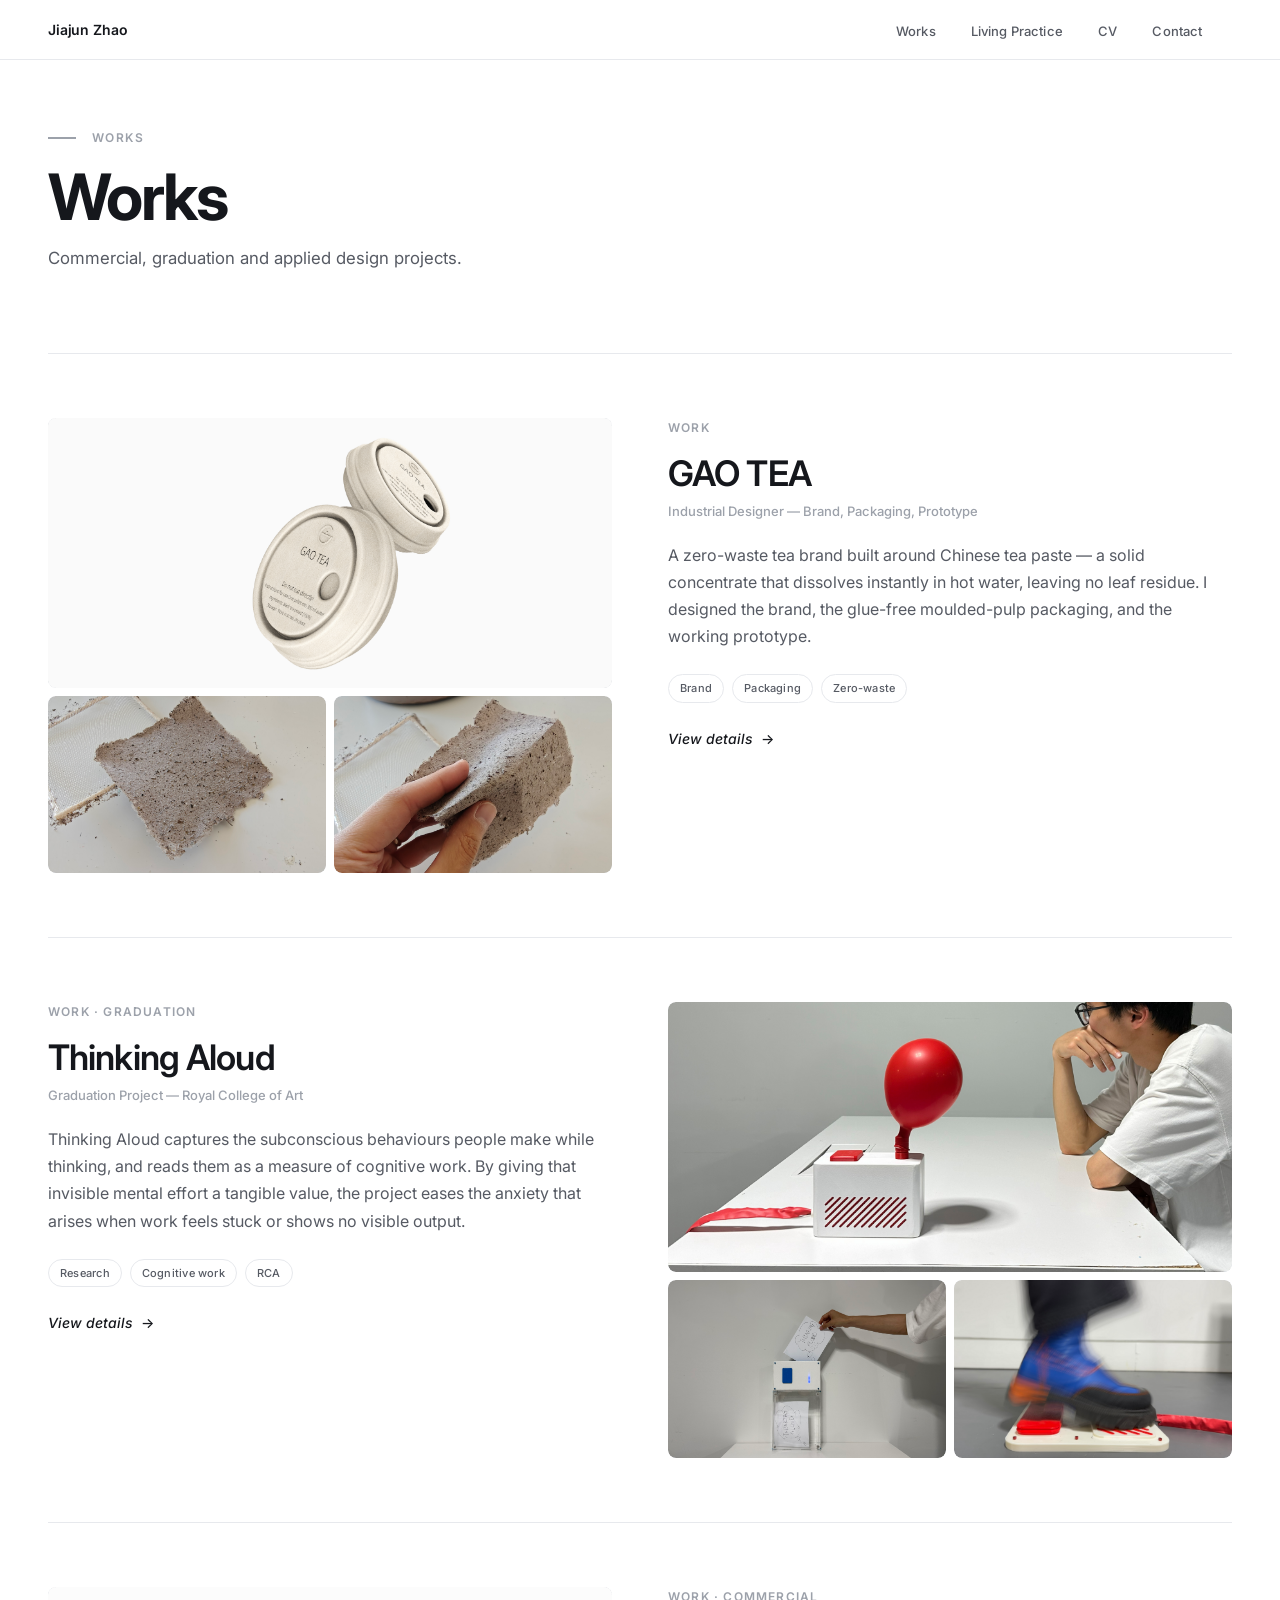
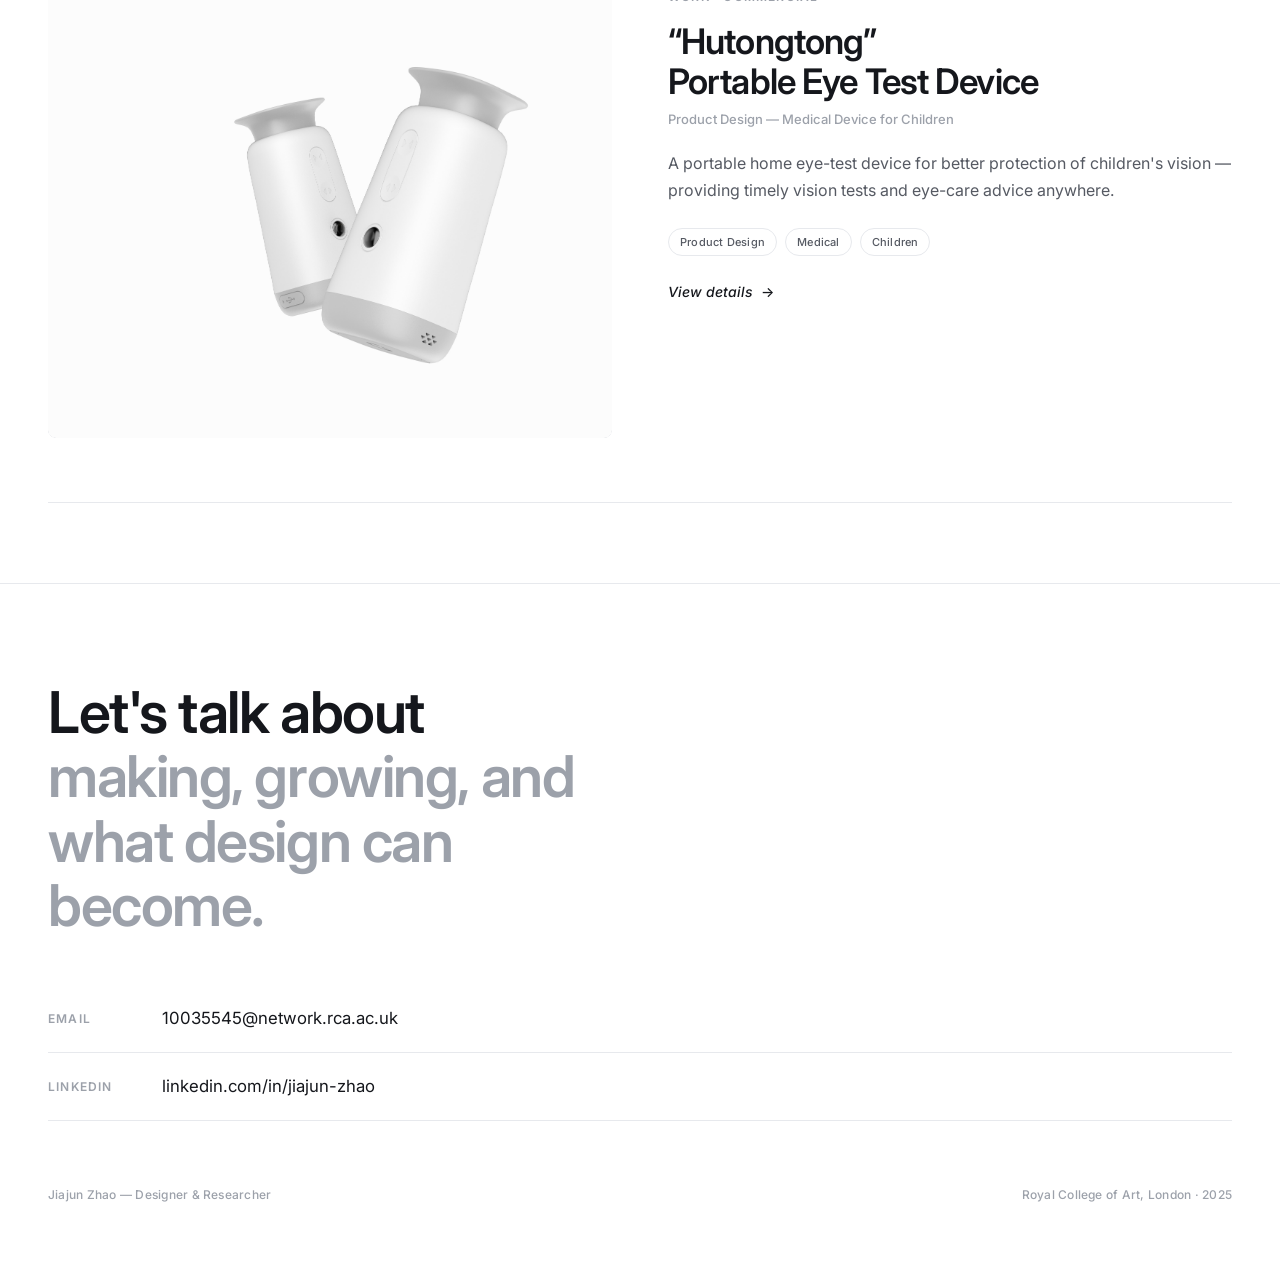
<file: works.html>
<!DOCTYPE html>
<html lang="en">
<head>
<meta charset="UTF-8">
<meta name="viewport" content="width=device-width, initial-scale=1.0">
<title>Works — Jiajun Zhao</title>
<link rel="preconnect" href="https://fonts.googleapis.com">
<link rel="preconnect" href="https://fonts.gstatic.com" crossorigin>
<link href="https://fonts.googleapis.com/css2?family=Inter:ital,wght@0,300;0,400;0,500;0,600;0,700;1,400;1,500&display=swap" rel="stylesheet">
<link rel="stylesheet" href="style.css">
</head>
<body>
<nav>
  <a href="index.html" class="nav-name">Jiajun Zhao</a>
  <ul class="nav-links">
    <li><a href="works.html">Works</a></li>
    <li><a href="living-practice.html">Living Practice</a></li>
    <li><a href="cv.pdf" target="_blank" rel="noopener">CV</a></li>
    <li><a href="index.html#contact">Contact</a></li>
  </ul>
</nav>
<main><header class="page-head"><div class="section-label">Works</div><h1>Works</h1><p>Commercial, graduation and applied design projects.</p></header><section class="projects">
  <div class="project-card">
    <a class="pc-media" href="gaotea.html">
      <div class="ph-cell"><span class="ph-label"><span>upload →</span><span class="ph-name">images/gaotea-1.jpg</span></span><img src="images/gaotea-1.jpg" alt="GAO TEA packaging overview" onerror="this.classList.add('img-missing')"></div>
      <div class="ph-cell"><span class="ph-label"><span>upload →</span><span class="ph-name">images/gaotea-17.jpg</span></span><img src="images/gaotea-17.jpg" alt="GAO TEA detail" onerror="this.classList.add('img-missing')"></div>
      <div class="ph-cell"><span class="ph-label"><span>upload →</span><span class="ph-name">images/gaotea-18.jpg</span></span><img src="images/gaotea-18.jpg" alt="GAO TEA logo" onerror="this.classList.add('img-missing')"></div>
    </a>
    <div class="pc-text">
      <p class="pc-eyebrow">Work</p>
      <h3>GAO TEA</h3>
      <p class="pc-role">Industrial Designer — Brand, Packaging, Prototype</p>
      <p class="pc-body">A zero-waste tea brand built around Chinese tea paste — a solid concentrate that dissolves instantly in hot water, leaving no leaf residue. I designed the brand, the glue-free moulded-pulp packaging, and the working prototype.</p>
      <div class="tag-row"><span class="tag">Brand</span><span class="tag">Packaging</span><span class="tag">Zero-waste</span></div>
      <a class="view-details" href="gaotea.html">View details <span class="arrow">→</span></a>
    </div>
  </div>
  <div class="project-card reverse">
    <a class="pc-media" href="thinking-aloud.html">
      <div class="ph-cell"><span class="ph-label"><span>upload →</span><span class="ph-name">images/thinking-1.jpg</span></span><img src="images/thinking-1.jpg" alt="Thinking Aloud" onerror="this.classList.add('img-missing')"></div>
      <div class="ph-cell"><span class="ph-label"><span>upload →</span><span class="ph-name">images/thinking-2.jpg</span></span><img src="images/thinking-2.jpg" alt="Thinking Aloud" onerror="this.classList.add('img-missing')"></div>
      <div class="ph-cell"><span class="ph-label"><span>upload →</span><span class="ph-name">images/thinking-3.jpg</span></span><img src="images/thinking-3.jpg" alt="Thinking Aloud" onerror="this.classList.add('img-missing')"></div>
    </a>
    <div class="pc-text">
      <p class="pc-eyebrow">Work · Graduation</p>
      <h3>Thinking Aloud</h3>
      <p class="pc-role">Graduation Project — Royal College of Art</p>
      <p class="pc-body">Thinking Aloud captures the subconscious behaviours people make while thinking, and reads them as a measure of cognitive work. By giving that invisible mental effort a tangible value, the project eases the anxiety that arises when work feels stuck or shows no visible output.</p>
      <div class="tag-row"><span class="tag">Research</span><span class="tag">Cognitive work</span><span class="tag">RCA</span></div>
      <a class="view-details" href="thinking-aloud.html">View details <span class="arrow">→</span></a>
    </div>
  </div>
  <div class="project-card">
    <a class="pc-media single-thumb" href="commercial.html">
      <div class="ph-cell"><span class="ph-label"><span>upload →</span><span class="ph-name">images/commercial-1.jpg</span></span><img src="images/commercial-1.jpg" alt="Hutongtong eye test device" onerror="this.classList.add('img-missing')"></div>
    </a>
    <div class="pc-text">
      <p class="pc-eyebrow">Work · Commercial</p>
      <h3>“Hutongtong”<br>Portable Eye Test Device</h3>
      <p class="pc-role">Product Design — Medical Device for Children</p>
      <p class="pc-body">A portable home eye-test device for better protection of children's vision — providing timely vision tests and eye-care advice anywhere.</p>
      <div class="tag-row"><span class="tag">Product Design</span><span class="tag">Medical</span><span class="tag">Children</span></div>
      <a class="view-details" href="commercial.html">View details <span class="arrow">→</span></a>
    </div>
  </div>
</section></main>
<section id="contact">
  <h2 class="contact-header">Let's talk about<br><span>making, growing, and what design can become.</span></h2>
  <div class="contact-links">
    <a class="contact-link" href="mailto:10035545@network.rca.ac.uk">
      <span class="link-label">Email</span><span class="link-value">10035545@network.rca.ac.uk</span><span class="link-arrow">→</span>
    </a>
    <a class="contact-link" href="https://www.linkedin.com/in/jiajun-zhao-6b725529a" target="_blank" rel="noopener">
      <span class="link-label">LinkedIn</span><span class="link-value">linkedin.com/in/jiajun-zhao</span><span class="link-arrow">→</span>
    </a>
  </div>
  <div class="footer-note">
    <span>Jiajun Zhao — Designer &amp; Researcher</span>
    <span>Royal College of Art, London · 2025</span>
  </div>
</section>

<script>
  document.querySelectorAll('a[href^="#"]').forEach(a => {
    a.addEventListener('click', e => {
      const t = document.querySelector(a.getAttribute('href'));
      if (t) { e.preventDefault(); t.scrollIntoView({ behavior: 'smooth' }); }
    });
  });
  const obs = new IntersectionObserver(en => {
    en.forEach(x => { if (x.isIntersecting) {
      x.target.style.opacity = '1'; x.target.style.transform = 'translateY(0)';
      x.target.style.transition = 'opacity 0.7s ease, transform 0.7s ease'; obs.unobserve(x.target);
    }});
  }, { threshold: 0.1 });
  document.querySelectorAll('.project-card').forEach(el => {
    el.style.opacity = '0'; el.style.transform = 'translateY(20px)'; obs.observe(el);
  });
</script>
</body>
</html>
</file>
<file: style.css>
*, *::before, *::after { box-sizing: border-box; margin: 0; padding: 0; }

:root {
  --bg: #FFFFFF;
  --ink: #15171C;
  --ink-light: #565A63;
  --ink-faint: #9CA1AA;
  --line: #E7E9ED;
  --ph-bg: #F3F4F6;
  --orb: #3A20EE;        /* electric blue — the only colour on the page */
  --orb-x: 70%;          /* shared left position: orb + nav links */
  --radius: 8px;
  --sans: 'Inter', -apple-system, Helvetica, Arial, sans-serif;
}

html { scroll-behavior: smooth; }

body {
  background: var(--bg);
  color: var(--ink);
  font-family: var(--sans);
  font-size: 17px;
  line-height: 1.65;
  -webkit-font-smoothing: antialiased;
  overflow-x: hidden;
}

img { display: block; }

/* ---------- NAV ---------- */
nav {
  position: fixed; top: 0; left: 0; right: 0; z-index: 100;
  display: flex; align-items: center;
  height: 60px; padding: 0 3rem;
  background: rgba(255,255,255,0.85);
  backdrop-filter: blur(10px);
  border-bottom: 1px solid var(--line);
}
.nav-name { font-size: 14px; font-weight: 600; letter-spacing: -0.01em; color: var(--ink); text-decoration: none; }
/* nav links: left edge aligned to the orb's left edge */
.nav-links {
  position: absolute; left: var(--orb-x); top: 50%; transform: translateY(-50%);
  display: flex; gap: 2.2rem; list-style: none;
}
.nav-links a { font-size: 13px; font-weight: 500; letter-spacing: 0.01em; color: var(--ink-light); text-decoration: none; transition: color 0.2s; }
.nav-links a:hover { color: var(--ink); }

/* ---------- SECTION LABEL ---------- */
.section-label {
  font-size: 12px; font-weight: 600; letter-spacing: 0.12em; color: var(--ink-faint);
  text-transform: uppercase; display: flex; align-items: center; gap: 1rem; margin-bottom: 3rem;
}
.section-label::before { content: ''; width: 28px; height: 2px; background: var(--ink-faint); }

/* ---------- HOME / HERO ---------- */
#home {
  position: relative;
  display: flex; flex-direction: column; justify-content: center;
  padding: 8rem 3rem 4rem; min-height: 100vh;
}
.home-eyebrow { font-size: 13px; font-weight: 500; letter-spacing: 0.1em; color: var(--ink-faint); text-transform: uppercase; margin-bottom: 1.8rem; position: relative; z-index: 2; }
.home-name { font-size: clamp(2.6rem, 9vw, 6rem); font-weight: 700; line-height: 1.0; letter-spacing: -0.035em; margin-bottom: 1.5rem; white-space: nowrap; position: relative; z-index: 2; }
.home-tagline { font-size: clamp(0.95rem, 2.2vw, 1.45rem); font-weight: 400; font-style: italic; color: var(--ink-light); white-space: nowrap; line-height: 1.45; margin-bottom: 3rem; position: relative; z-index: 2; }
.home-scroll { font-size: 12px; font-weight: 500; letter-spacing: 0.08em; color: var(--ink-faint); display: flex; align-items: center; gap: 0.8rem; position: relative; z-index: 2; }
.home-scroll::after { content: ''; display: block; width: 40px; height: 1px; background: var(--ink-faint); }

/* single-colour electric-blue orb — feathered edge, vertically centred in hero */
.hero-orb {
  position: absolute;
  top: 50%; left: var(--orb-x);
  transform: translateY(-50%);
  width: 150px; height: 150px;
  border-radius: 50%;
  background: var(--orb);
  filter: blur(26px);
  z-index: 1;
  animation: orbFade 7s linear infinite;
  pointer-events: none;
}
/* linear fade, 7s: near-pure breathing, ~0.2s holds at each end */
@keyframes orbFade {
  0%   { opacity: 0.30; }   /* start of fade in */
  47%  { opacity: 0.90; }   /* fade in done (~3.3s) */
  50%  { opacity: 0.90; }   /* hold bright (~0.2s) */
  97%  { opacity: 0.30; }   /* fade out done (~3.3s) */
  100% { opacity: 0.30; }   /* hold dim (~0.2s) then loop */
}

/* ---------- PROJECT WALL ---------- */
.projects { padding: 4rem 3rem 5rem; }

.project-card {
  display: grid; grid-template-columns: 1fr 1fr; gap: 3.5rem;
  align-items: start; padding: 4rem 0; border-top: 1px solid var(--line);
}
.project-card:last-child { border-bottom: 1px solid var(--line); }
.project-card.reverse .pc-media { order: 2; }
.project-card.reverse .pc-text  { order: 1; }

/* media cluster is a link (one of only two clickable targets) */
.pc-media { display: grid; grid-template-columns: 1fr 1fr; gap: 8px; text-decoration: none; }
.pc-media .ph-cell:first-child { grid-column: span 2; aspect-ratio: 18.8 / 9; }
.pc-media .ph-cell { aspect-ratio: 4.7 / 3; }

/* luffa homepage thumb: shorter top image, taller bottom pair (total height unchanged) */
.pc-media.luffa-thumb .ph-cell:first-child { aspect-ratio: 23.5 / 9; }
.pc-media.luffa-thumb .ph-cell { aspect-ratio: 3.6 / 3; }

/* leather homepage thumb: two portrait images side by side */
.pc-media.leather-thumb { grid-template-columns: 1fr 1fr; }
.pc-media.leather-thumb .ph-cell:first-child { grid-column: auto; }
.pc-media.leather-thumb .ph-cell { aspect-ratio: 3 / 4; }

/* single-image homepage thumb filling the whole media area */
.pc-media.single-thumb { grid-template-columns: 1fr; }
.pc-media.single-thumb .ph-cell:first-child { grid-column: auto; aspect-ratio: 1.25 / 1; }

/* 2:1 framed figure */
.figure-2to1 { margin: 0 0 8px; }
.figure-2to1 .ph-cell { aspect-ratio: 2 / 1; }
.figure-2to1 img { border-radius: var(--radius); }

/* split section: text on one side, image on the other */
.split-section { display: grid; grid-template-columns: 1fr 1fr; gap: 3.5rem; align-items: start; margin: 0 0 3.5rem; }
.split-section .split-text h3 { font-size: 1.4rem; font-weight: 600; letter-spacing: -0.02em; margin-bottom: 1rem; }
.split-section .split-text p { font-size: 1.02rem; line-height: 1.8; color: var(--ink-light); margin-bottom: 1.2rem; }
.split-section .split-media { margin: 0; }
.split-section .split-media .ph-cell { aspect-ratio: 5 / 3; min-height: 0; }
.split-section .split-media img { width: 100%; height: 100%; object-fit: cover; display: block; border-radius: var(--radius); }
.split-section .split-media figcaption { font-size: 12px; font-weight: 500; color: var(--ink-faint); margin-top: 0.8rem; }
/* full (uncropped) variant for a split figure */
.split-section .split-media.split-full .ph-cell { aspect-ratio: auto; min-height: 240px; }
.split-section .split-media.split-full img { width: 100%; height: auto; object-fit: contain; }

/* vertical image stack with consistent small gaps */
.img-stack { display: flex; flex-direction: column; gap: 8px; margin: 0 0 3.5rem; }
.img-stack figure { margin: 0; }
.img-stack .figure-2to1 .ph-cell { aspect-ratio: 2 / 1; }
.img-stack .figure-full img { width: 100%; height: auto; display: block; border-radius: var(--radius); }
.img-stack img { border-radius: var(--radius); }

.pc-text { display: flex; flex-direction: column; }
.pc-text .pc-eyebrow { font-size: 12px; font-weight: 600; letter-spacing: 0.1em; text-transform: uppercase; color: var(--ink-faint); margin-bottom: 1rem; }
.pc-text h3 { font-size: clamp(1.6rem, 3vw, 2.2rem); font-weight: 600; line-height: 1.12; letter-spacing: -0.025em; margin-bottom: 0.5rem; }
.pc-text .pc-role { font-size: 13px; font-weight: 500; color: var(--ink-faint); margin-bottom: 1.2rem; }
.pc-text .pc-body { font-size: 1rem; line-height: 1.7; color: var(--ink-light); margin-bottom: 1.5rem; }

/* View details — italic, neutral colour, left-aligned with the body copy above */
.view-details {
  font-size: 14px; font-weight: 500; font-style: italic; color: var(--ink);
  text-decoration: none; display: inline-flex; align-items: center; gap: 0.5rem;
}
.view-details .arrow { font-style: normal; transition: transform 0.3s; }
.view-details:hover .arrow { transform: translateX(6px); }

/* tags */
.tag-row { display: flex; flex-wrap: wrap; gap: 0.5rem; margin-bottom: 1.5rem; }
.tag { font-size: 11px; font-weight: 500; letter-spacing: 0.02em; padding: 4px 11px; border: 1px solid var(--line); border-radius: 100px; color: var(--ink-light); }
.tbc .pc-eyebrow { color: var(--ink-faint); }

/* ---------- PLACEHOLDER CELLS (rounded) ---------- */
.ph-cell { position: relative; overflow: hidden; background: var(--ph-bg); border-radius: var(--radius); }
.ph-cell .ph-label {
  position: absolute; inset: 0; display: flex; flex-direction: column;
  align-items: center; justify-content: center; gap: 0.35rem; padding: 1rem; text-align: center;
  font-size: 12px; font-weight: 500; letter-spacing: 0.02em; color: var(--ink-faint);
  border: 1px dashed #D2D6DD; border-radius: var(--radius);
}
.ph-cell .ph-label .ph-name { color: var(--ink-light); font-weight: 600; }
.ph-cell img { position: relative; z-index: 1; width: 100%; height: 100%; object-fit: cover; transition: transform 0.5s; border-radius: var(--radius); }
.ph-cell img.img-missing { display: none; }
.pc-media:hover .ph-cell img { transform: scale(1.03); }

/* ---------- CONTACT ---------- */
#contact { padding: 6rem 3rem 4rem; display: flex; flex-direction: column; justify-content: center; min-height: 55vh; border-top: 1px solid var(--line); }
.contact-header { font-size: clamp(1.8rem, 5vw, 3.6rem); font-weight: 600; line-height: 1.12; letter-spacing: -0.025em; max-width: 620px; margin-bottom: 3rem; }
.contact-header span { color: var(--ink-faint); }
.contact-links { display: flex; flex-direction: column; }
.contact-link { display: flex; align-items: center; gap: 1.5rem; text-decoration: none; color: var(--ink); padding: 1.2rem 0; border-bottom: 1px solid var(--line); transition: padding-left 0.3s, color 0.2s; }
.contact-link:hover { padding-left: 0.5rem; color: var(--ink-light); }
.contact-link .link-label { font-size: 12px; font-weight: 600; letter-spacing: 0.1em; text-transform: uppercase; color: var(--ink-faint); width: 90px; flex-shrink: 0; }
.contact-link .link-value { font-size: 1.05rem; }
.contact-link .link-arrow { margin-left: auto; opacity: 0; transition: opacity 0.3s; }
.contact-link:hover .link-arrow { opacity: 1; }
.footer-note { margin-top: 4rem; font-size: 12px; font-weight: 500; letter-spacing: 0.02em; color: var(--ink-faint); display: flex; justify-content: space-between; }

/* ---------- RESPONSIVE ---------- */
@media (max-width: 768px) {
  nav { padding: 0 1.4rem; }
  .nav-links { position: static; transform: none; gap: 1.1rem; margin-left: auto; }
  #home { padding: 6rem 1.4rem 3rem; }
  .hero-orb { width: 90px; height: 90px; top: auto; bottom: 14%; left: auto; right: 12%; transform: none; filter: blur(18px); }
  .home-name, .home-tagline { white-space: normal; }
  .projects { padding: 3rem 1.4rem 4rem; }
  .project-card { grid-template-columns: 1fr; gap: 1.5rem; padding: 3rem 0; }
  .project-card.reverse .pc-media, .project-card.reverse .pc-text { order: 0; }
  #contact { padding: 5rem 1.4rem 3rem; }
  .footer-note { flex-direction: column; gap: 0.5rem; }
}
@media (prefers-reduced-motion: reduce) {
  * { animation: none !important; transition: none !important; scroll-behavior: auto !important; }
}

/* ============================================================
   DETAIL PAGE + CATEGORY PAGE additions
   ============================================================ */
.page-head { padding: 8rem 3rem 1rem; }
.page-head .section-label { margin-bottom: 1rem; }
.page-head h1 { font-size: clamp(2.4rem, 6vw, 4rem); font-weight: 700; letter-spacing: -0.03em; line-height: 1.02; }
.page-head p { font-size: 1.05rem; color: var(--ink-light); max-width: 560px; margin-top: 1rem; }

.detail-main { padding-top: 60px; }
.detail-hero { padding: 5rem 3rem 3rem; max-width: 1320px; margin: 0 auto; }
.detail-back { font-size: 13px; font-weight: 500; color: var(--ink-faint); text-decoration: none; display: inline-flex; align-items: center; gap: 0.5rem; margin-bottom: 2.5rem; transition: color 0.2s; }
.detail-back:hover { color: var(--ink); }
.detail-eyebrow { font-size: 12px; font-weight: 600; letter-spacing: 0.12em; text-transform: uppercase; color: var(--ink-faint); margin-bottom: 1.2rem; }
.detail-title { font-size: clamp(2.5rem, 6vw, 4.5rem); font-weight: 700; line-height: 1.02; letter-spacing: -0.03em; margin-bottom: 1rem; }
.detail-subtitle { font-size: clamp(1.05rem, 2vw, 1.35rem); font-style: italic; color: var(--ink-light); max-width: 820px; margin-bottom: 2rem; }
.detail-meta { display: flex; flex-wrap: wrap; gap: 1.4rem 2.5rem; padding-top: 1.5rem; border-top: 1px solid var(--line); }
.detail-meta .meta-key { display: block; font-size: 10px; font-weight: 600; letter-spacing: 0.1em; text-transform: uppercase; color: var(--ink-faint); margin-bottom: 0.3rem; }
.detail-meta .meta-val { font-size: 0.95rem; color: var(--ink); }

.detail-body { padding: 1rem 3rem 4rem; max-width: 1320px; margin: 0 auto; }
.detail-section { max-width: 100%; margin: 0 0 3.5rem; }
.detail-section.lead p { font-size: 1.25rem; line-height: 1.6; color: var(--ink); }
.detail-section h3 { font-size: 1.4rem; font-weight: 600; letter-spacing: -0.02em; margin-bottom: 1rem; }
.detail-section p { font-size: 1.02rem; line-height: 1.8; color: var(--ink-light); margin-bottom: 1.2rem; }
.detail-section ul { list-style: none; padding: 0; margin: 1rem 0; }
.detail-section ul li { padding: 0.4rem 0; border-bottom: 1px solid var(--line); color: var(--ink-light); }
.detail-section ul li:last-child { border-bottom: none; }
.detail-section .tag-row { margin-top: 1.5rem; }

.detail-figure { max-width: 100%; margin: 0 0 3.5rem; }
.detail-figure .ph-cell { aspect-ratio: 16 / 9; }
.detail-figure figcaption, .detail-gallery figcaption { font-size: 12px; font-weight: 500; color: var(--ink-faint); margin-top: 0.8rem; }
.detail-gallery { max-width: 100%; margin: 0 0 3.5rem; display: grid; grid-template-columns: 1fr 1fr; gap: 8px; }
.detail-gallery.cols-3 { grid-template-columns: repeat(3, 1fr); }

/* luffa custom grid: col1 = 5 on top + (6,8) below; col2 = 7 tall; col3 = 9 tall */
.luffa-grid {
  max-width: 100%; margin: 0 0 3.5rem;
  display: grid;
  grid-template-columns: 1.3fr 1fr 1fr;
  grid-template-rows: 1fr 1fr;
  grid-template-areas: "five seven nine" "pair seven nine";
  gap: 8px;
  aspect-ratio: 16 / 9;
}
.luffa-grid .area-five { grid-area: five; }
.luffa-grid .area-seven { grid-area: seven; }
.luffa-grid .area-nine { grid-area: nine; }
.luffa-grid .area-pair { grid-area: pair; display: grid; grid-template-columns: 1fr 1fr; gap: 8px; }
.luffa-grid .ph-cell { aspect-ratio: auto; height: 100%; width: 100%; }
.detail-gallery .ph-cell { aspect-ratio: 4 / 3; }
.detail-gallery.short .ph-cell { aspect-ratio: 5 / 3; }
.detail-gallery.portrait .ph-cell { aspect-ratio: 3 / 4; }

/* two images side by side, each with its own caption */
.figure-pair { display: grid; grid-template-columns: 1fr 1fr; gap: 8px; margin: 0 0 3.5rem; }
.figure-pair figure { margin: 0; }
.figure-pair .ph-cell { aspect-ratio: 4 / 3; }
.figure-pair figcaption { font-size: 12px; font-weight: 500; color: var(--ink-faint); margin-top: 0.8rem; }

/* responsive 16:9 video embed, same width as main figure */
.video-embed { position: relative; width: 100%; aspect-ratio: 16 / 9; margin: 0 0 3.5rem; border-radius: var(--radius); overflow: hidden; background: var(--ph-bg); }
.video-embed iframe { position: absolute; inset: 0; width: 100%; height: 100%; border: 0; }

/* full image shown without cropping (for text-bearing graphics) */
.figure-full { margin: 0 0 3.5rem; }
.figure-full img { width: 100%; height: auto; display: block; border-radius: var(--radius); }
.figure-full figcaption { font-size: 12px; font-weight: 500; color: var(--ink-faint); margin-top: 0.8rem; }

.quote-block { max-width: 100%; margin: 2.5rem 0; padding: 1.5rem 2rem; background: var(--ph-bg); border-left: 2px solid var(--ink); border-radius: 0 var(--radius) var(--radius) 0; }
.quote-block p { font-size: 1.1rem; font-style: italic; color: var(--ink); line-height: 1.6; }
.quote-block cite { display: block; font-size: 12px; font-weight: 500; color: var(--ink-faint); margin-top: 0.5rem; font-style: normal; }

.notice { max-width: 100%; margin: 0 0 3.5rem; padding: 1.2rem 1.5rem; background: var(--ph-bg); border-left: 2px solid var(--ink-faint); border-radius: 0 var(--radius) var(--radius) 0; }
.notice p { font-size: 13px; line-height: 1.7; color: var(--ink-light); margin: 0; }

.detail-nav { max-width: 100%; margin: 0; padding: 2.5rem 0 0; border-top: 1px solid var(--line); display: flex; justify-content: space-between; gap: 2rem; }
.detail-nav a { text-decoration: none; color: var(--ink); font-size: 14px; font-weight: 500; transition: color 0.2s; }
.detail-nav a:hover { color: var(--ink-light); }
.detail-nav .dn-key { display: block; font-size: 10px; font-weight: 600; letter-spacing: 0.1em; text-transform: uppercase; color: var(--ink-faint); margin-bottom: 0.3rem; }
.detail-nav .next { text-align: right; }

@media (max-width: 768px) {
  .page-head { padding: 6rem 1.4rem 1rem; }
  .detail-hero { padding: 4rem 1.4rem 2rem; }
  .detail-body { padding: 1rem 1.4rem 3rem; }
  .detail-gallery { grid-template-columns: 1fr; }
  .detail-gallery.cols-3 { grid-template-columns: 1fr 1fr; }
  .luffa-grid { aspect-ratio: auto; grid-template-columns: 1fr; grid-template-rows: auto; grid-template-areas: "five" "pair" "seven" "nine"; }
  .luffa-grid .ph-cell { aspect-ratio: 4 / 3; height: auto; }
  .figure-pair { grid-template-columns: 1fr; }
  .split-section { grid-template-columns: 1fr; gap: 1.5rem; }
}
</file>
